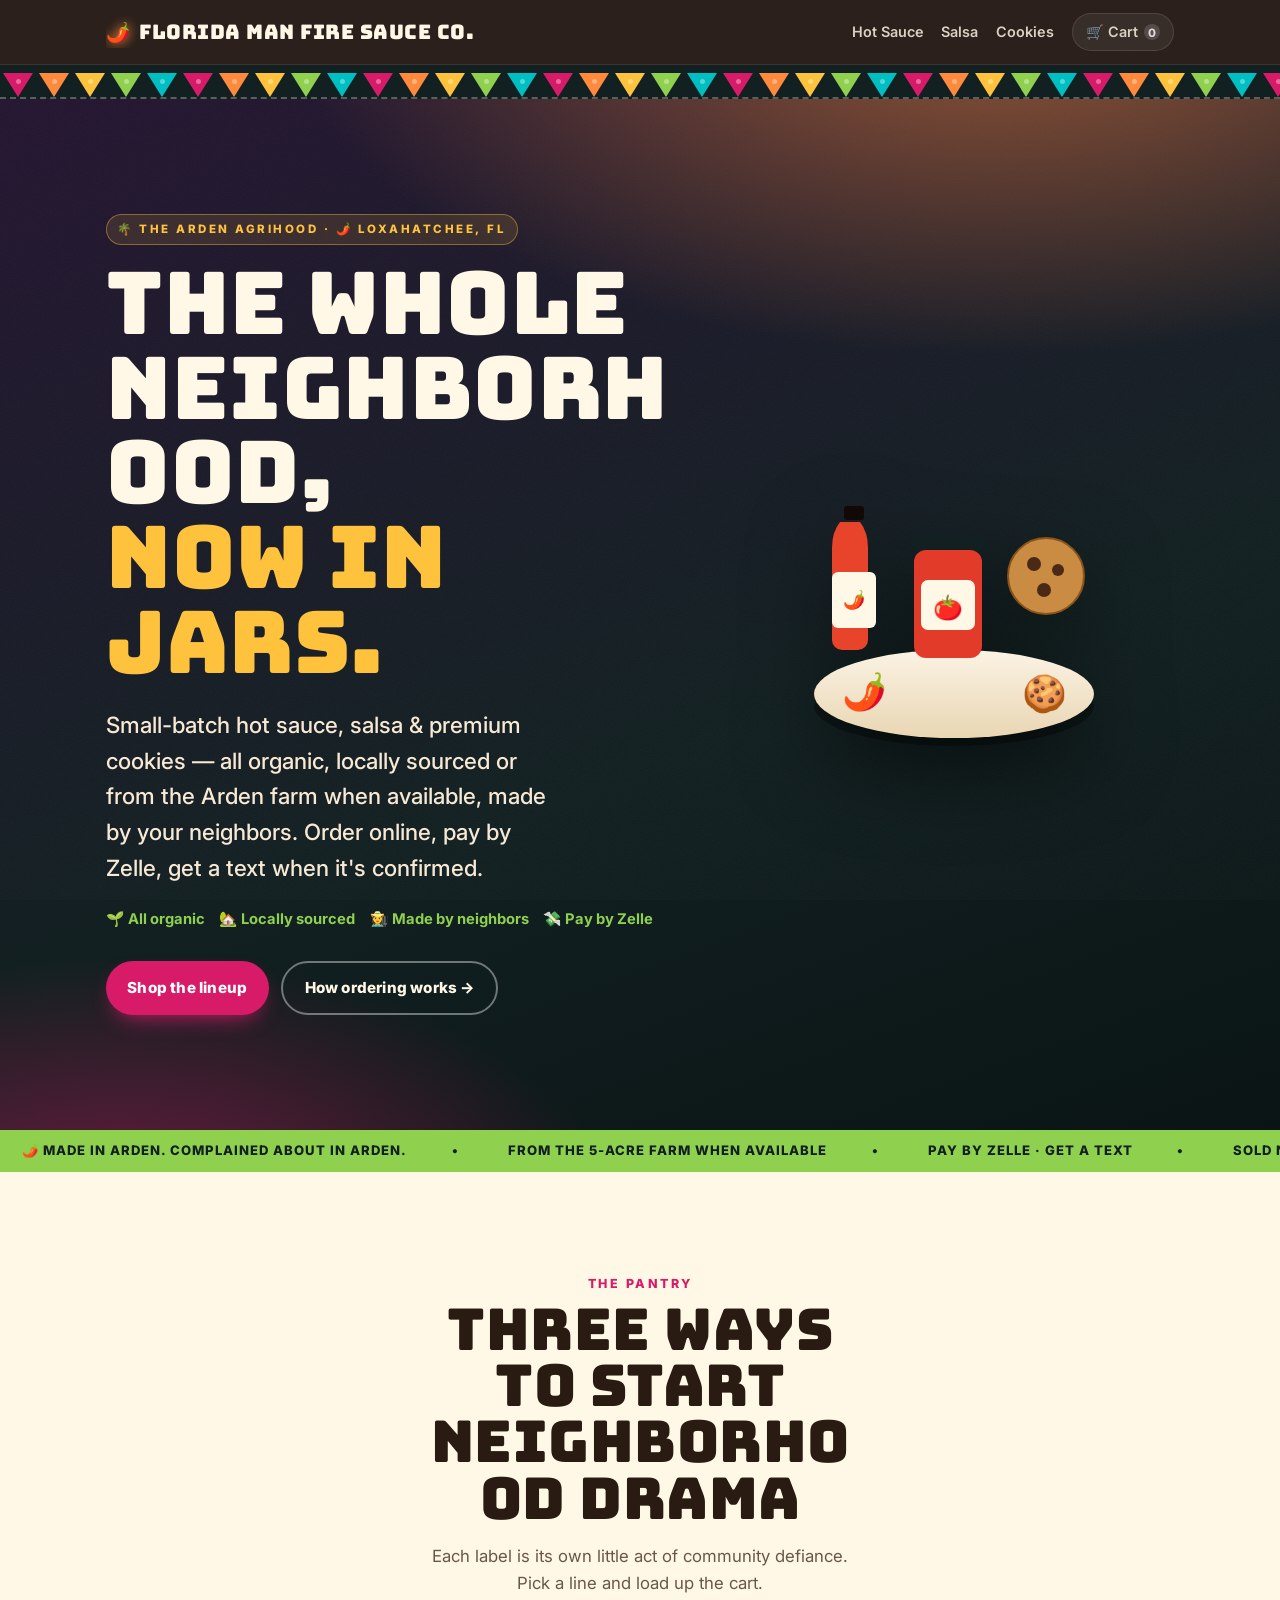
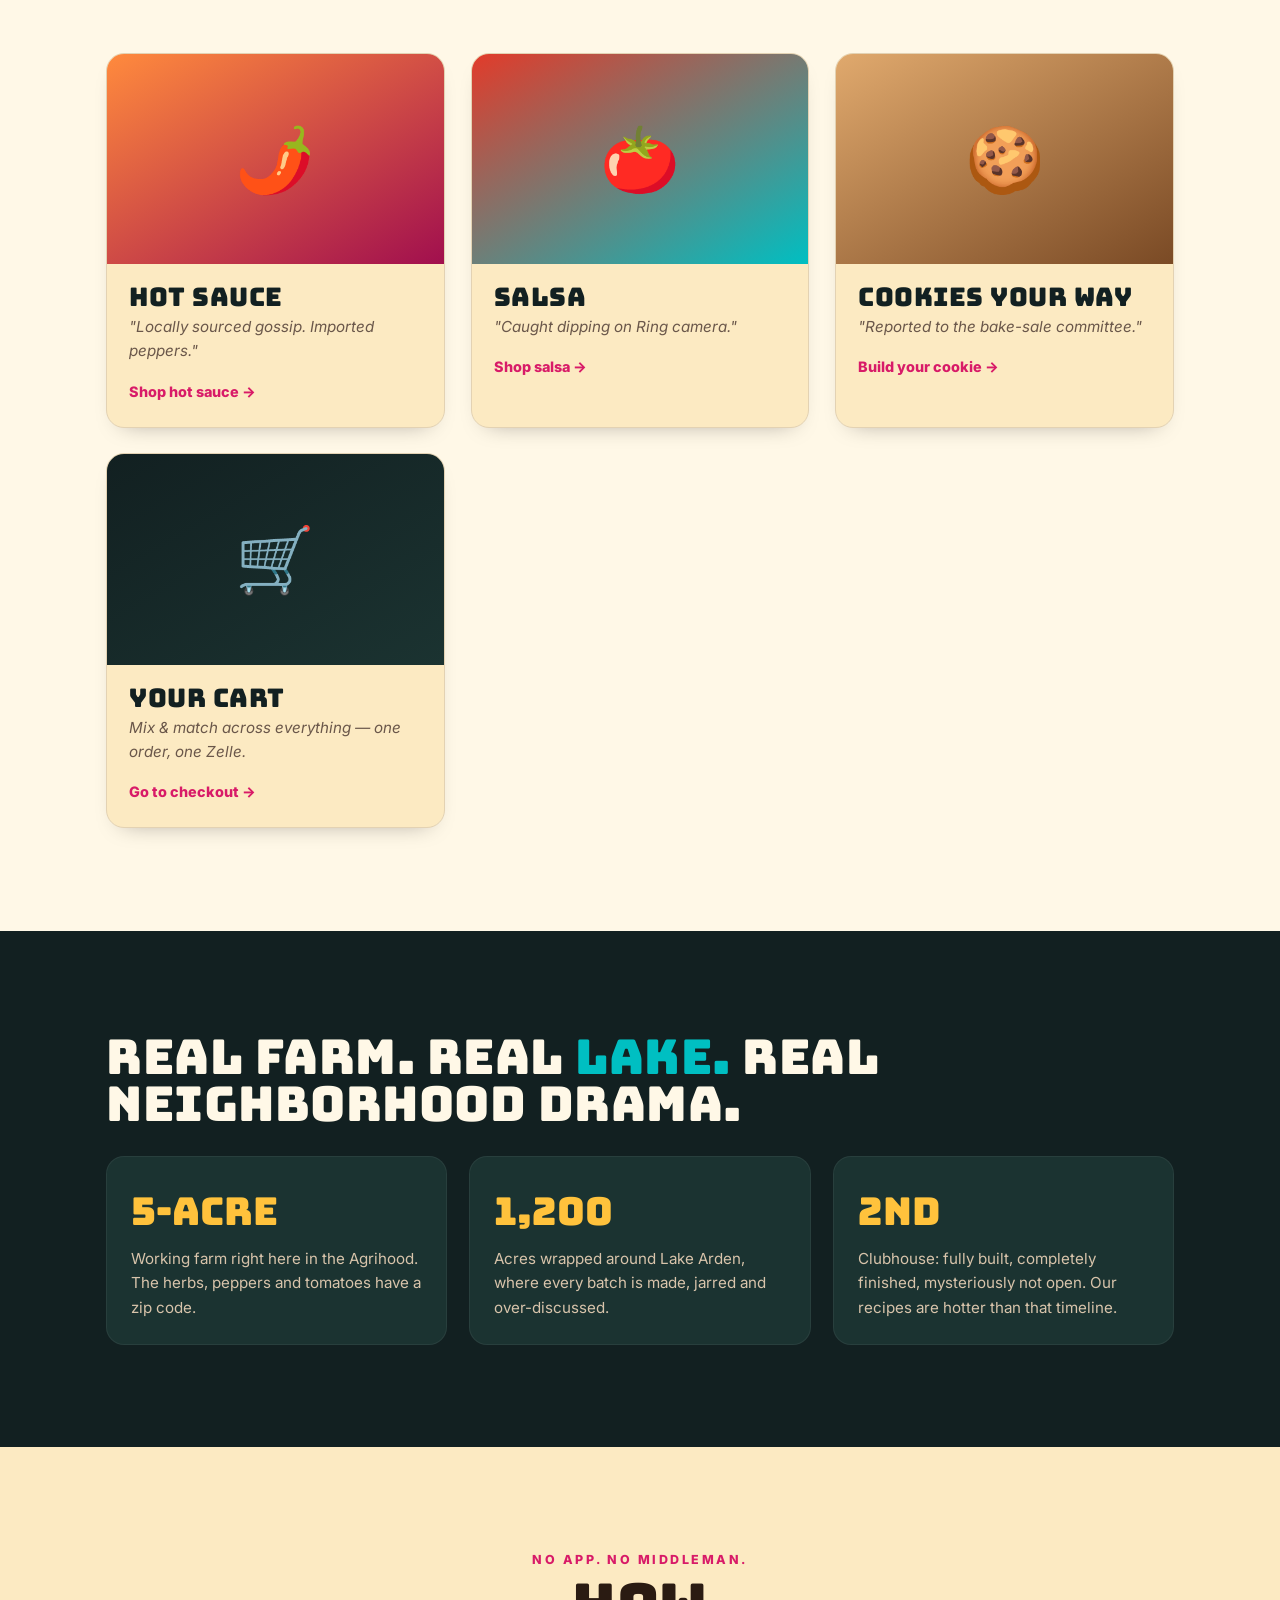
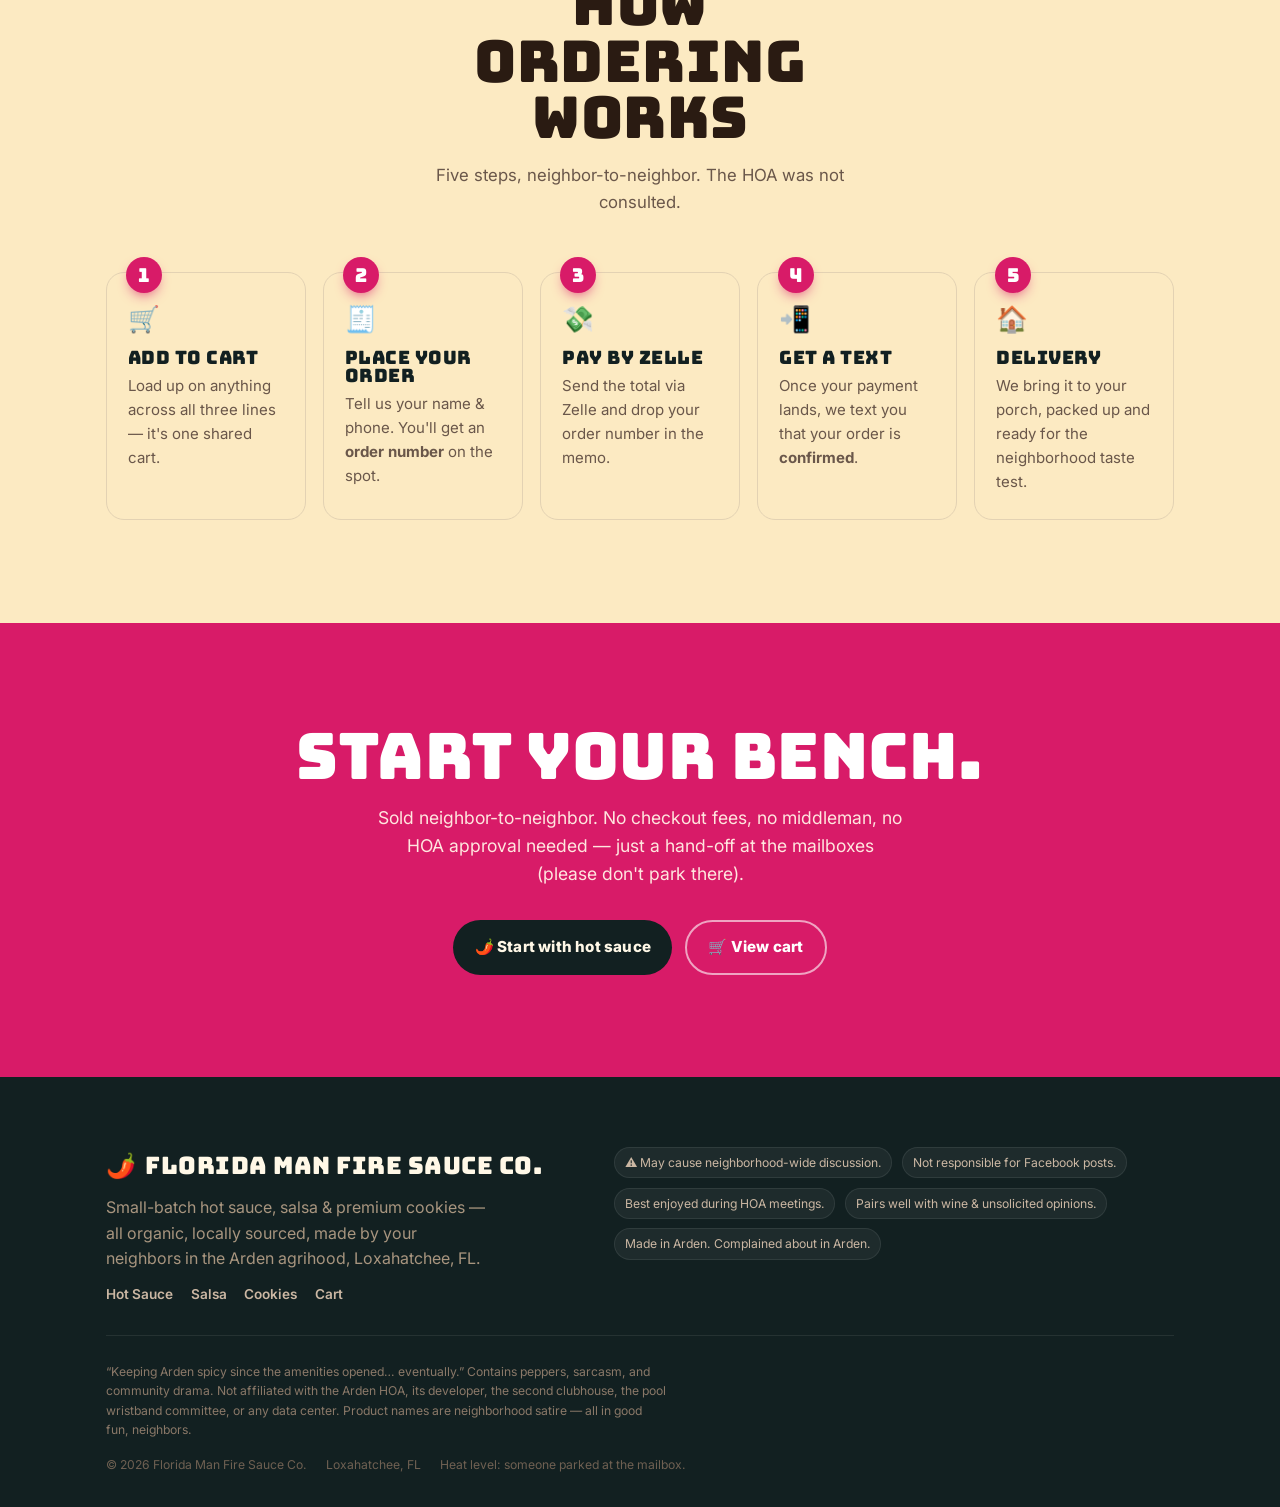
<file: index.html>
<!DOCTYPE html>
<html lang="en">
<head>
<meta charset="UTF-8" />
<meta name="viewport" content="width=device-width, initial-scale=1.0" />
<title>Florida Man Fire Sauce Co. — Premium homemade food, made by your neighbors in Arden, FL</title>
<meta name="description" content="Florida Man Fire Sauce Co. — small-batch hot sauce, salsa, and premium cookies, all organic, locally sourced or from the Arden farm when available, made by neighbors in the Arden agrihood, Loxahatchee, FL. Order online, pay by Zelle." />
<meta name="theme-color" content="#122021" />

<meta property="og:type" content="website" />
<meta property="og:site_name" content="Florida Man Fire Sauce Co." />
<meta property="og:title" content="Florida Man Fire Sauce Co. — The whole neighborhood, now in jars." />
<meta property="og:description" content="Hot sauce, salsa & premium cookies. All organic. Made in Arden. Complained about in Arden. 🌶️" />
<meta property="og:image" content="assets/og-image.svg" />
<meta name="twitter:card" content="summary_large_image" />
<meta name="twitter:title" content="Florida Man Fire Sauce Co." />
<meta name="twitter:description" content="Premium homemade food, made by your neighbors in Loxahatchee, FL." />
<meta name="twitter:image" content="assets/og-image.svg" />

<link rel="icon" type="image/svg+xml" href="assets/favicon.svg" />
<link rel="preconnect" href="https://fonts.googleapis.com" />
<link rel="preconnect" href="https://fonts.gstatic.com" crossorigin />
<link href="https://fonts.googleapis.com/css2?family=Bungee&family=Inter:wght@400;500;600;700;800&display=swap" rel="stylesheet" />
<link rel="stylesheet" href="assets/styles.css" />

<script type="application/ld+json">
{
  "@context": "https://schema.org",
  "@type": "Store",
  "name": "Florida Man Fire Sauce Co.",
  "description": "Small-batch hot sauce, salsa, and premium cookies — all organic, locally sourced, made by neighbors in the Arden agrihood.",
  "slogan": "Keeping Arden spicy since the amenities opened… eventually.",
  "paymentAccepted": "Zelle",
  "address": { "@type": "PostalAddress", "addressLocality": "Loxahatchee", "addressRegion": "FL", "addressCountry": "US" },
  "areaServed": "Arden, Loxahatchee, FL"
}
</script>
</head>
<body data-page="home">

<!-- ===================== HERO ===================== -->
<section class="hero" id="top">
  <div class="wrap">
    <div>
      <span class="eyebrow">🌴 The Arden Agrihood · 🌶️ Loxahatchee, FL</span>
      <h1>The whole neighborhood,<br><span class="pop">now in jars.</span></h1>
      <p class="tag">Small-batch hot sauce, salsa &amp; premium cookies — all organic, locally sourced or from the Arden farm when available, made by your neighbors. Order online, pay by Zelle, get a text when it's confirmed.</p>
      <div class="trust">
        <span>🌱 <b>All organic</b></span>
        <span>🏡 <b>Locally sourced</b></span>
        <span>👩‍🌾 <b>Made by neighbors</b></span>
        <span>💸 <b>Pay by Zelle</b></span>
      </div>
      <div class="hero-cta">
        <a href="#lines" class="btn btn-primary">Shop the lineup</a>
        <a href="#how" class="btn btn-ghost">How ordering works →</a>
      </div>
    </div>
    <div class="hero-art" aria-hidden="true">
      <svg width="300" height="320" viewBox="0 0 300 320" xmlns="http://www.w3.org/2000/svg">
        <defs>
          <linearGradient id="plate" x1="0" y1="0" x2="0" y2="1"><stop offset="0" stop-color="#fbf3e4"/><stop offset="1" stop-color="#e9d6b3"/></linearGradient>
        </defs>
        <ellipse cx="150" cy="252" rx="140" ry="40" fill="rgba(0,0,0,.35)"/>
        <ellipse cx="150" cy="240" rx="140" ry="44" fill="url(#plate)"/>
        <!-- hot sauce bottle -->
        <g transform="translate(26 60)"><rect x="14" y="-8" width="20" height="14" rx="3" fill="#120907"/><path d="M10 8 q-8 10 -8 26 v92 a10 10 0 0 0 10 10 h16 a10 10 0 0 0 10 -10 v-92 q0 -16 -8 -26Z" fill="#e8432b"/><rect x="2" y="58" width="44" height="56" rx="6" fill="#fff8e7"/><text x="24" y="92" text-anchor="middle" font-size="18">🌶️</text></g>
        <!-- salsa jar (center, larger) -->
        <g transform="translate(108 80)"><rect x="0" y="0" width="72" height="16" rx="4" fill="#122021"/><rect x="2" y="16" width="68" height="108" rx="12" fill="#e23b2a"/><rect x="9" y="46" width="54" height="50" rx="7" fill="#fff8e7"/><text x="36" y="82" text-anchor="middle" font-size="24">🍅</text></g>
        <!-- cookie -->
        <g transform="translate(204 84)"><circle cx="38" cy="38" r="38" fill="#c98c42" stroke="#8a531a" stroke-width="2"/><circle cx="26" cy="26" r="7" fill="#4a2a16"/><circle cx="50" cy="32" r="6" fill="#4a2a16"/><circle cx="36" cy="52" r="7" fill="#4a2a16"/></g>
        <!-- on plate -->
        <text x="60" y="250" text-anchor="middle" font-size="36">🌶️</text>
        <text x="240" y="252" text-anchor="middle" font-size="36">🍪</text>
      </svg>
    </div>
  </div>
</section>

<div class="marquee-strip" aria-hidden="true">
  <div class="marquee-track">
    <span>🌶️ MADE IN ARDEN. COMPLAINED ABOUT IN ARDEN.</span><span>•</span>
    <span>FROM THE 5-ACRE FARM WHEN AVAILABLE</span><span>•</span>
    <span>PAY BY ZELLE · GET A TEXT</span><span>•</span>
    <span>SOLD NEIGHBOR-TO-NEIGHBOR</span><span>•</span>
    <span>🌶️ MADE IN ARDEN. COMPLAINED ABOUT IN ARDEN.</span><span>•</span>
    <span>FROM THE 5-ACRE FARM WHEN AVAILABLE</span><span>•</span>
    <span>PAY BY ZELLE · GET A TEXT</span><span>•</span>
    <span>SOLD NEIGHBOR-TO-NEIGHBOR</span><span>•</span>
  </div>
</div>

<!-- ===================== PRODUCT LINES ===================== -->
<section class="section" id="lines">
  <div class="wrap">
    <div class="head reveal">
      <div class="kicker">The Pantry</div>
      <h2>Three ways to start neighborhood drama</h2>
      <p>Each label is its own little act of community defiance. Pick a line and load up the cart.</p>
    </div>
    <div class="lines">
      <a class="line-card" href="hotsauce.html">
        <div class="art" style="background:linear-gradient(150deg,var(--habanero),var(--pepper-dk));font-size:4rem;">🌶️</div>
        <div class="body"><h3>Hot Sauce</h3><p class="sub">"Locally sourced gossip. Imported peppers."</p><div class="go">Shop hot sauce →</div></div>
      </a>
      <a class="line-card" href="salsa.html">
        <div class="art" style="background:linear-gradient(150deg,#e23b2a,var(--lake));font-size:4rem;">🍅</div>
        <div class="body"><h3>Salsa</h3><p class="sub">"Caught dipping on Ring camera."</p><div class="go">Shop salsa →</div></div>
      </a>
      <a class="line-card" href="cookies.html">
        <div class="art" style="background:linear-gradient(150deg,#e0a96d,#7a4a25);font-size:4rem;">🍪</div>
        <div class="body"><h3>Cookies Your Way</h3><p class="sub">"Reported to the bake-sale committee."</p><div class="go">Build your cookie →</div></div>
      </a>
      <a class="line-card" href="cart.html">
        <div class="art" style="background:linear-gradient(150deg,var(--char),var(--char-2));font-size:4rem;">🛒</div>
        <div class="body"><h3>Your Cart</h3><p class="sub">Mix &amp; match across everything — one order, one Zelle.</p><div class="go">Go to checkout →</div></div>
      </a>
    </div>
  </div>
</section>

<!-- ===================== STORY ===================== -->
<section class="story section">
  <div class="wrap reveal">
    <h2>Real farm. Real <span class="lake">lake.</span> Real neighborhood drama.</h2>
    <div class="stat"><div class="big">5-acre</div><p>Working farm right here in the Agrihood. The herbs, peppers and tomatoes have a zip code.</p></div>
    <div class="stat"><div class="big">1,200</div><p>Acres wrapped around Lake Arden, where every batch is made, jarred and over-discussed.</p></div>
    <div class="stat"><div class="big">2nd</div><p>Clubhouse: fully built, completely finished, mysteriously not open. Our recipes are hotter than that timeline.</p></div>
  </div>
</section>

<!-- ===================== HOW ORDERING WORKS ===================== -->
<section class="section" id="how" style="background:var(--cream-2)">
  <div class="wrap">
    <div class="head reveal">
      <div class="kicker">No app. No middleman.</div>
      <h2>How ordering works</h2>
      <p>Five steps, neighbor-to-neighbor. The HOA was not consulted.</p>
    </div>
    <div class="steps reveal">
      <div class="step"><div class="ico">🛒</div><h3>Add to cart</h3><p>Load up on anything across all three lines — it's one shared cart.</p></div>
      <div class="step"><div class="ico">🧾</div><h3>Place your order</h3><p>Tell us your name &amp; phone. You'll get an <b>order number</b> on the spot.</p></div>
      <div class="step"><div class="ico">💸</div><h3>Pay by Zelle</h3><p>Send the total via Zelle and drop your order number in the memo.</p></div>
      <div class="step"><div class="ico">📲</div><h3>Get a text</h3><p>Once your payment lands, we text you that your order is <b>confirmed</b>.</p></div>
      <div class="step"><div class="ico">🏠</div><h3>Delivery</h3><p>We bring it to your porch, packed up and ready for the neighborhood taste test.</p></div>
    </div>
  </div>
</section>

<!-- ===================== CTA ===================== -->
<section class="cta-band section">
  <div class="wrap reveal">
    <h2>Start your bench.</h2>
    <p>Sold neighbor-to-neighbor. No checkout fees, no middleman, no HOA approval needed — just a hand-off at the mailboxes (please don't park there).</p>
    <div class="hero-cta">
      <a href="hotsauce.html" class="btn btn-dark">🌶️ Start with hot sauce</a>
      <a href="cart.html" class="btn btn-ghost" style="border-color:rgba(255,255,255,.6);color:#fff">🛒 View cart</a>
    </div>
  </div>
</section>

<script src="assets/catalog.js"></script>
<script src="assets/cart.js"></script>
<script src="assets/site.js"></script>
</body>
</html>
</file>
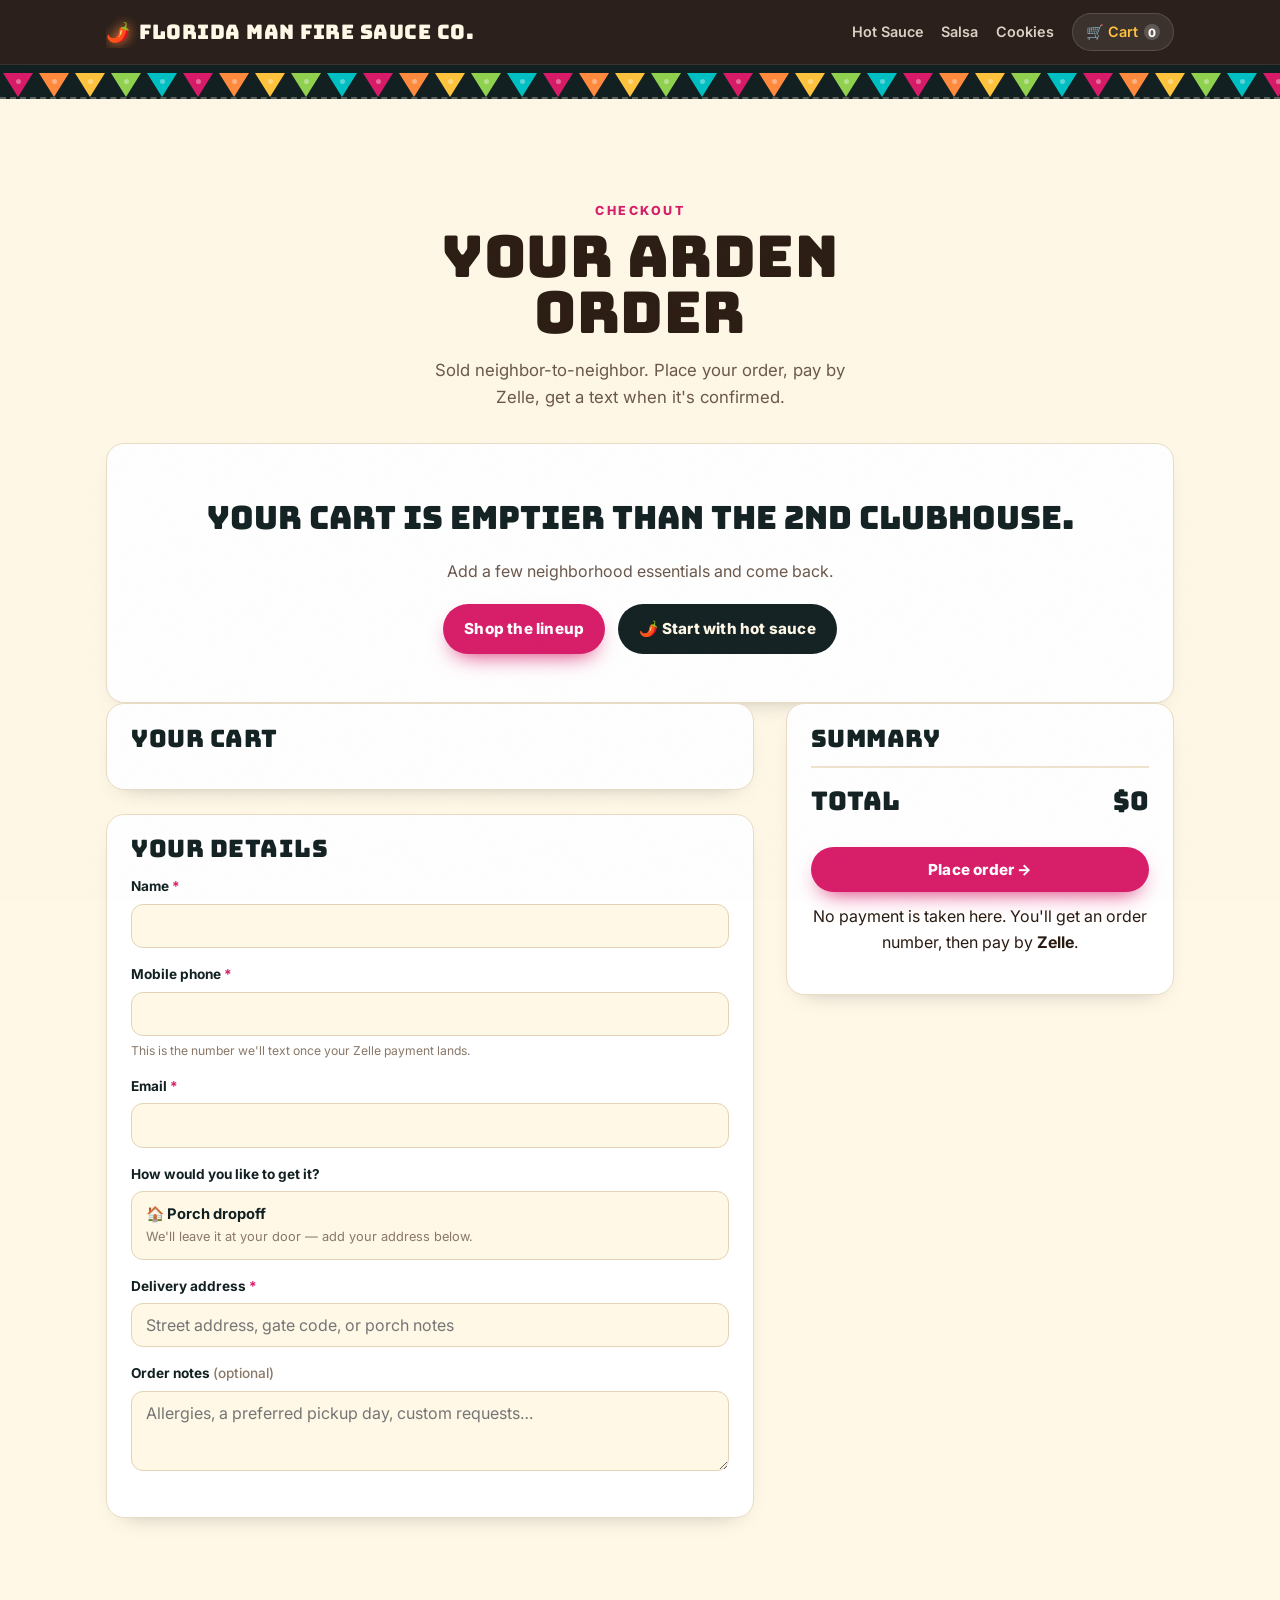
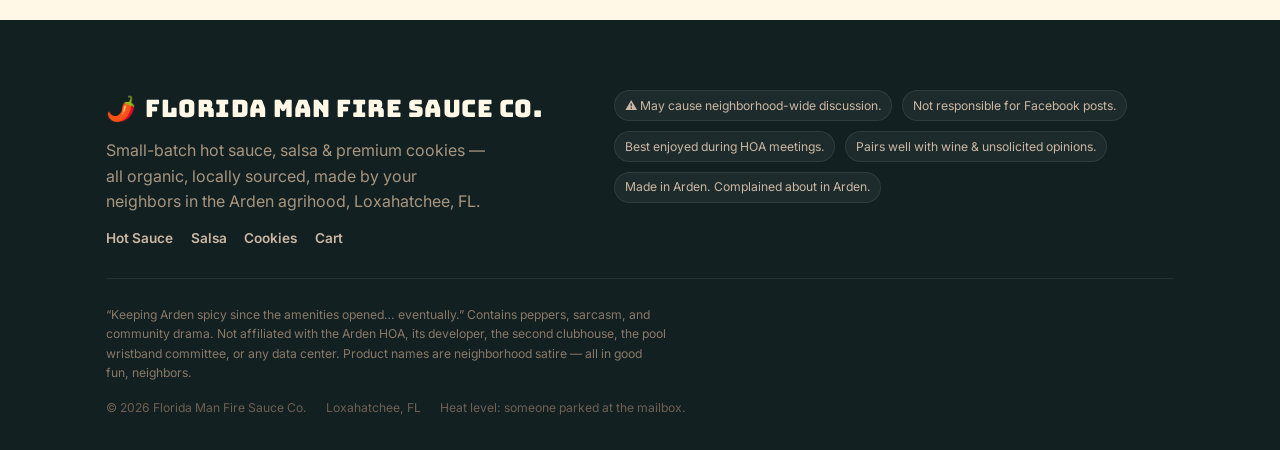
<file: cart.html>
<!DOCTYPE html>
<html lang="en">
<head>
<meta charset="UTF-8" />
<meta name="viewport" content="width=device-width, initial-scale=1.0" />
<title>Your Cart & Checkout | Florida Man Fire Sauce Co.</title>
<meta name="description" content="Review your Florida Man Fire Sauce Co. order, place it to get an order number, and pay by Zelle. We'll text you when it's confirmed." />
<meta name="theme-color" content="#122021" />
<meta name="robots" content="noindex" />
<link rel="icon" type="image/svg+xml" href="assets/favicon.svg" />
<link rel="preconnect" href="https://fonts.googleapis.com" />
<link rel="preconnect" href="https://fonts.gstatic.com" crossorigin />
<link href="https://fonts.googleapis.com/css2?family=Bungee&family=Inter:wght@400;500;600;700;800&display=swap" rel="stylesheet" />
<link rel="stylesheet" href="assets/styles.css" />
</head>
<body data-page="cart">

<section class="cart-page section">
  <div class="wrap">
    <div class="head reveal" style="margin-bottom:2rem">
      <div class="kicker">Checkout</div>
      <h2>Your Arden order</h2>
      <p>Sold neighbor-to-neighbor. Place your order, pay by Zelle, get a text when it's confirmed.</p>
    </div>

    <!-- EMPTY STATE -->
    <div id="empty" class="panel empty-cart" hidden>
      <div class="big">Your cart is emptier than the 2nd clubhouse.</div>
      <p>Add a few neighborhood essentials and come back.</p>
      <div class="hero-cta" style="justify-content:center;margin-top:1.2rem">
        <a href="index.html" class="btn btn-primary">Shop the lineup</a>
        <a href="hotsauce.html" class="btn btn-dark">🌶️ Start with hot sauce</a>
      </div>
    </div>

    <!-- CHECKOUT STATE -->
    <div id="checkout" class="cart-layout" hidden>
      <div>
        <div class="panel" style="margin-bottom:1.5rem">
          <h2>Your cart</h2>
          <div id="items"></div>
          <div id="ck-notice" hidden style="background:#fff4f1;border:1.5px solid var(--pepper);border-radius:12px;padding:.8rem 1rem;margin-top:1rem;color:var(--pepper-dk);font-size:.9rem"></div>
        </div>

        <form class="panel" id="orderForm" novalidate>
          <h2>Your details</h2>
          <div class="field" id="f-name">
            <label for="name">Name <span class="req">*</span></label>
            <input id="name" name="name" type="text" autocomplete="name" required />
            <div class="err">Please tell us your name.</div>
          </div>
          <div class="field" id="f-phone">
            <label for="phone">Mobile phone <span class="req">*</span></label>
            <input id="phone" name="phone" type="tel" inputmode="tel" autocomplete="tel" required />
            <div class="hint">This is the number we'll text once your Zelle payment lands.</div>
            <div class="err">Enter a valid mobile number (at least 10 digits).</div>
          </div>
          <div class="field" id="f-email">
            <label for="email">Email <span class="req">*</span></label>
            <input id="email" name="email" type="email" autocomplete="email" required />
            <div class="err">Enter a valid email address.</div>
          </div>
          <div class="field">
            <label>How would you like to get it?</label>
            <div class="radio" style="cursor:default"><span><b>🏠 Porch dropoff</b><span>We'll leave it at your door — add your address below.</span></span></div>
          </div>
          <div class="field" id="f-addr">
            <label for="address">Delivery address <span class="req">*</span></label>
            <input id="address" name="address" type="text" autocomplete="street-address" placeholder="Street address, gate code, or porch notes" required />
            <div class="err">Please add your delivery address.</div>
          </div>
          <div class="field">
            <label for="notes">Order notes <span style="font-weight:500;color:#8a7868">(optional)</span></label>
            <textarea id="notes" name="notes" placeholder="Allergies, a preferred pickup day, custom requests…"></textarea>
          </div>
        </form>
      </div>

      <aside>
        <div class="panel summary" style="position:sticky;top:84px">
          <h2>Summary</h2>
          <div id="sumRows"></div>
          <div class="row total"><span>Total</span><span id="sumTotal">$0</span></div>
          <button type="button" class="btn btn-primary" id="placeBtn" style="width:100%;margin-top:1.2rem">Place order →</button>
          <p class="hint" style="text-align:center;margin-top:.8rem">No payment is taken here. You'll get an order number, then pay by <b>Zelle</b>.</p>
        </div>
      </aside>
    </div>

    <!-- CONFIRMATION STATE -->
    <div id="confirm" class="panel confirm" hidden style="max-width:640px;margin:0 auto">
      <div class="check" aria-hidden="true">✓</div>
      <h2 style="text-transform:uppercase">Order placed!</h2>
      <p style="color:#6a574a">Here's your order number — you'll need it for the Zelle memo:</p>
      <div class="order-num" id="confNum">ARD-000000-XXXX</div>

      <div class="zelle-box">
        <h3>💸 Pay by Zelle to finish</h3>
        <ol>
          <li>Open your bank's <b>Zelle</b> and send <span class="zelle-amount" id="confTotal">$0</span>
            <button class="copybtn" data-copy="total">copy amount</button></li>
          <li>Send to: <b id="confZelle">your-zelle@example.com</b>
            <button class="copybtn" data-copy="zelle">copy</button></li>
          <li>Put your order number in the <b>memo / note</b>: <b id="confNum2">ARD-…</b>
            <button class="copybtn" data-copy="num">copy</button></li>
        </ol>
      </div>

      <p style="color:#6a574a">📲 As soon as we see your payment, we'll <b>text you</b> at the number you gave us to confirm. Batches are small and the gossip is fast — thanks, neighbor!</p>

      <div id="confWarn" hidden style="background:#fff4f1;border:1.5px solid var(--pepper);border-radius:12px;padding:.9rem 1rem;margin:1rem 0;color:var(--pepper-dk);font-size:.9rem">
        Heads up: we couldn't auto-send your order to us. Please <a id="confMailto" href="#" style="font-weight:800;color:var(--pepper-dk)">tap here to email it</a> so we don't miss it.
      </div>

      <div class="hero-cta" style="justify-content:center;margin-top:1.4rem">
        <a href="index.html" class="btn btn-dark">Back to the shop</a>
      </div>
    </div>

  </div>
</section>

<script src="assets/catalog.js"></script>
<script src="assets/cart.js?v=20260628-sheet-json"></script>
<script src="assets/site.js"></script>
<script>
(function () {
  "use strict";
  var A = window.Arden;
  var elEmpty = document.getElementById("empty");
  var elCheckout = document.getElementById("checkout");
  var elConfirm = document.getElementById("confirm");
  var elItems = document.getElementById("items");
  var elSumRows = document.getElementById("sumRows");
  var elSumTotal = document.getElementById("sumTotal");
  var lastOrder = null;

  var CUSTOMER_KEY = "arden_customer";

  function saveCustomer() {
    try {
      localStorage.setItem(CUSTOMER_KEY, JSON.stringify({
        name:    document.getElementById("name").value.trim(),
        phone:   document.getElementById("phone").value.trim(),
        email:   document.getElementById("email").value.trim(),
        address: document.getElementById("address").value.trim()
      }));
    } catch (e) {}
  }

  function loadCustomer() {
    try {
      var saved = JSON.parse(localStorage.getItem(CUSTOMER_KEY));
      if (!saved) return;
      if (saved.name)    document.getElementById("name").value    = saved.name;
      if (saved.phone)   document.getElementById("phone").value   = saved.phone;
      if (saved.email)   document.getElementById("email").value   = saved.email;
      if (saved.address) document.getElementById("address").value = saved.address;
    } catch (e) {}
  }

  function money(n) { return A.money(n); }

  function render() {
    var cart = A.getCart();
    if (!cart.length && elConfirm.hidden) {
      elEmpty.hidden = false; elCheckout.hidden = true; return;
    }
    if (!cart.length) return; // confirmation showing
    elEmpty.hidden = true; elCheckout.hidden = false;

    elItems.innerHTML = cart.map(function (i) {
      return '<div class="line-item">' +
        '<div><div class="li-name">' + i.name + '</div>' +
          '<div class="li-variant">' + i.variant + (i.line ? " · " + i.line : "") + '</div>' +
          '<button class="li-remove" data-remove="' + i.id + '">Remove</button></div>' +
        '<div style="text-align:right">' +
          '<div class="qty"><button data-dec="' + i.id + '" aria-label="Decrease">−</button>' +
            '<span>' + i.qty + '</span>' +
            '<button data-inc="' + i.id + '" aria-label="Increase">+</button></div>' +
          '<div class="li-price">' + money(i.price * i.qty) + '</div></div>' +
      '</div>';
    }).join("");

    elSumRows.innerHTML = cart.map(function (i) {
      return '<div class="row"><span>' + i.qty + '× ' + i.name + '</span><span>' + money(i.price * i.qty) + '</span></div>';
    }).join("");
    elSumTotal.textContent = money(A.total());

    var ckNotice = document.getElementById("ck-notice");
    var ckQty = cookieCount();
    var hasCookies = cart.some(function (i) { return i.line === "Cookies"; });
    if (hasCookies && ckQty < 2) {
      var need = 2 - ckQty;
      ckNotice.innerHTML = "🍪 <b>" + ckQty + " of 2 cookies</b> — add " + need + " more to meet the minimum. Mix and match styles!";
      ckNotice.hidden = false;
    } else {
      ckNotice.hidden = true;
    }
  }

  // qty / remove (delegation)
  document.addEventListener("click", function (e) {
    var inc = e.target.closest("[data-inc]"), dec = e.target.closest("[data-dec]"), rm = e.target.closest("[data-remove]");
    if (inc) { var id = inc.getAttribute("data-inc"); A.setQty(id, getQty(id) + 1); render(); }
    if (dec) { var id2 = dec.getAttribute("data-dec"); A.setQty(id2, getQty(id2) - 1); render(); }
    if (rm) { A.removeItem(rm.getAttribute("data-remove")); render(); }
  });
  function getQty(id) { var f = A.getCart().filter(function (i){ return i.id === id; })[0]; return f ? f.qty : 0; }
  function cookieCount() {
    return A.getCart().filter(function (i) { return i.line === "Cookies"; })
      .reduce(function (n, i) { return n + i.qty; }, 0);
  }

  /* ---------- validation ---------- */
  function setInvalid(fieldId, bad) {
    document.getElementById(fieldId).classList.toggle("invalid", bad);
  }
  function validate() {
    var ok = true;
    var name = document.getElementById("name").value.trim();
    var phone = document.getElementById("phone").value.trim();
    var email = document.getElementById("email").value.trim();
    var address = document.getElementById("address").value.trim();
    var digits = phone.replace(/\D/g, "");
    setInvalid("f-name", !name); if (!name) ok = false;
    setInvalid("f-phone", digits.length < 10); if (digits.length < 10) ok = false;
    var emailBad = !email || !/^[^@\s]+@[^@\s]+\.[^@\s]+$/.test(email);
    setInvalid("f-email", emailBad); if (emailBad) ok = false;
    setInvalid("f-addr", !address); if (!address) ok = false;
    var ckQty = cookieCount();
    var hasCookies = A.getCart().some(function (i) { return i.line === "Cookies"; });
    if (hasCookies && ckQty < 2) ok = false;
    return ok;
  }

  /* ---------- place order ---------- */
  document.getElementById("placeBtn").addEventListener("click", function () {
    if (!A.getCart().length) return;
    if (!validate()) {
      var bad = document.querySelector(".field.invalid");
      if (bad) { bad.scrollIntoView({ behavior: "smooth", block: "center" }); }
      else {
        var ckN = document.getElementById("ck-notice");
        if (ckN && !ckN.hidden) ckN.scrollIntoView({ behavior: "smooth", block: "center" });
      }
      return;
    }
    var btn = this;
    btn.disabled = true; btn.textContent = "Placing order…";

    var order = {
      number: A.orderNumber(),
      items: A.getCart(),
      total: A.total(),
      name: document.getElementById("name").value.trim(),
      phone: document.getElementById("phone").value.trim(),
      email: document.getElementById("email").value.trim(),
      delivery: "Porch dropoff",
      address: document.getElementById("address").value.trim(),
      notes: document.getElementById("notes").value.trim()
    };
    lastOrder = order;
    saveCustomer();

    A.submitOrder(order).then(function () {
      showConfirm(order, false);
    }).catch(function () {
      showConfirm(order, true);
    });
  });

  function showConfirm(order, failed) {
    document.getElementById("confNum").textContent = order.number;
    document.getElementById("confNum2").textContent = order.number;
    document.getElementById("confTotal").textContent = money(order.total);
    document.getElementById("confZelle").textContent = A.config.ZELLE_HANDLE;
    if (failed) {
      var warn = document.getElementById("confWarn");
      warn.hidden = false;
      var subject = encodeURIComponent("Arden order " + order.number);
      var body = encodeURIComponent(A.orderText(order));
      document.getElementById("confMailto").href = "mailto:" + A.config.CONTACT_EMAIL + "?subject=" + subject + "&body=" + body;
    }
    A.clear();
    elEmpty.hidden = true; elCheckout.hidden = true; elConfirm.hidden = false;
    elConfirm.scrollIntoView({ behavior: "smooth", block: "start" });
  }

  /* ---------- copy buttons ---------- */
  document.addEventListener("click", function (e) {
    var c = e.target.closest("[data-copy]"); if (!c || !lastOrder) return;
    var what = c.getAttribute("data-copy");
    var val = what === "total" ? money(lastOrder.total) : what === "zelle" ? A.config.ZELLE_HANDLE : lastOrder.number;
    var done = function () { var t = c.textContent; c.textContent = "copied ✓"; setTimeout(function(){ c.textContent = t; }, 1400); };
    if (navigator.clipboard) navigator.clipboard.writeText(val).then(done, done); else done();
  });

  document.addEventListener("arden:cart-changed", render);
  render();
  loadCustomer();
})();
</script>
</body>
</html>
</file>
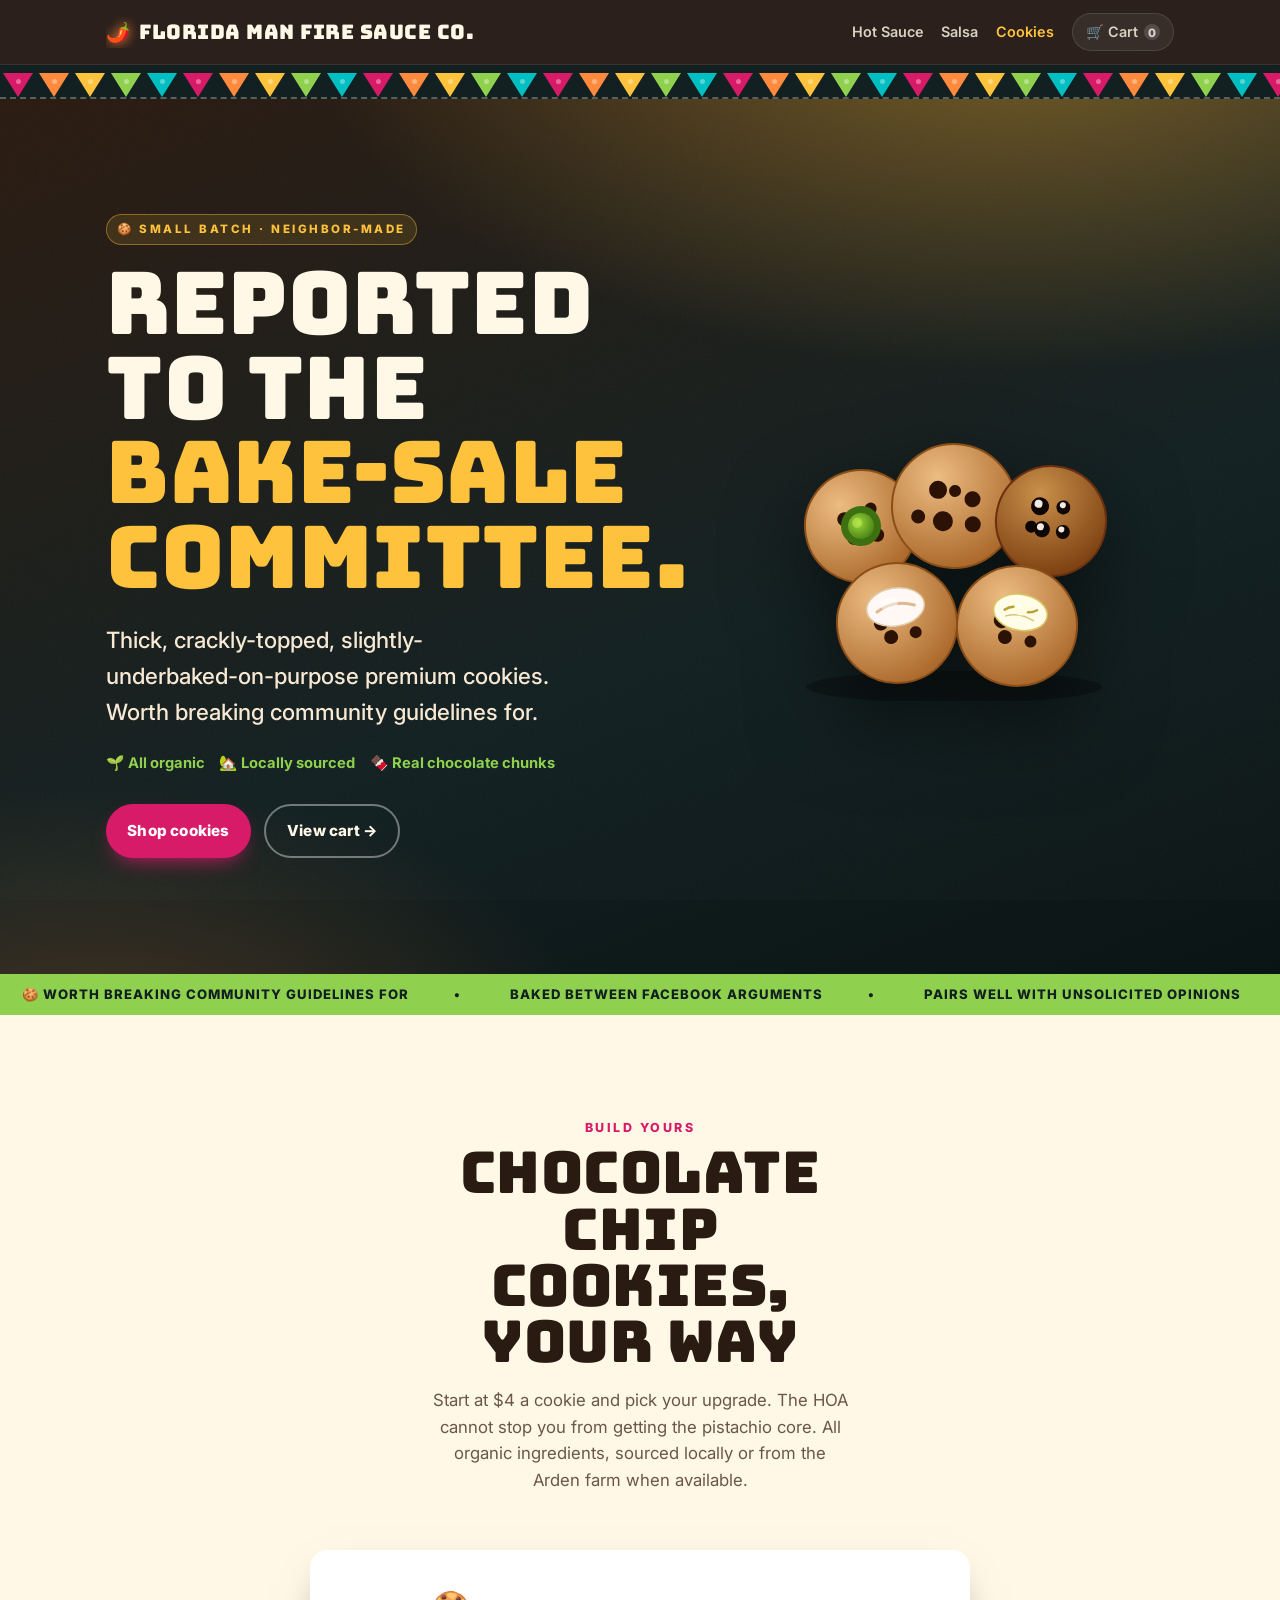
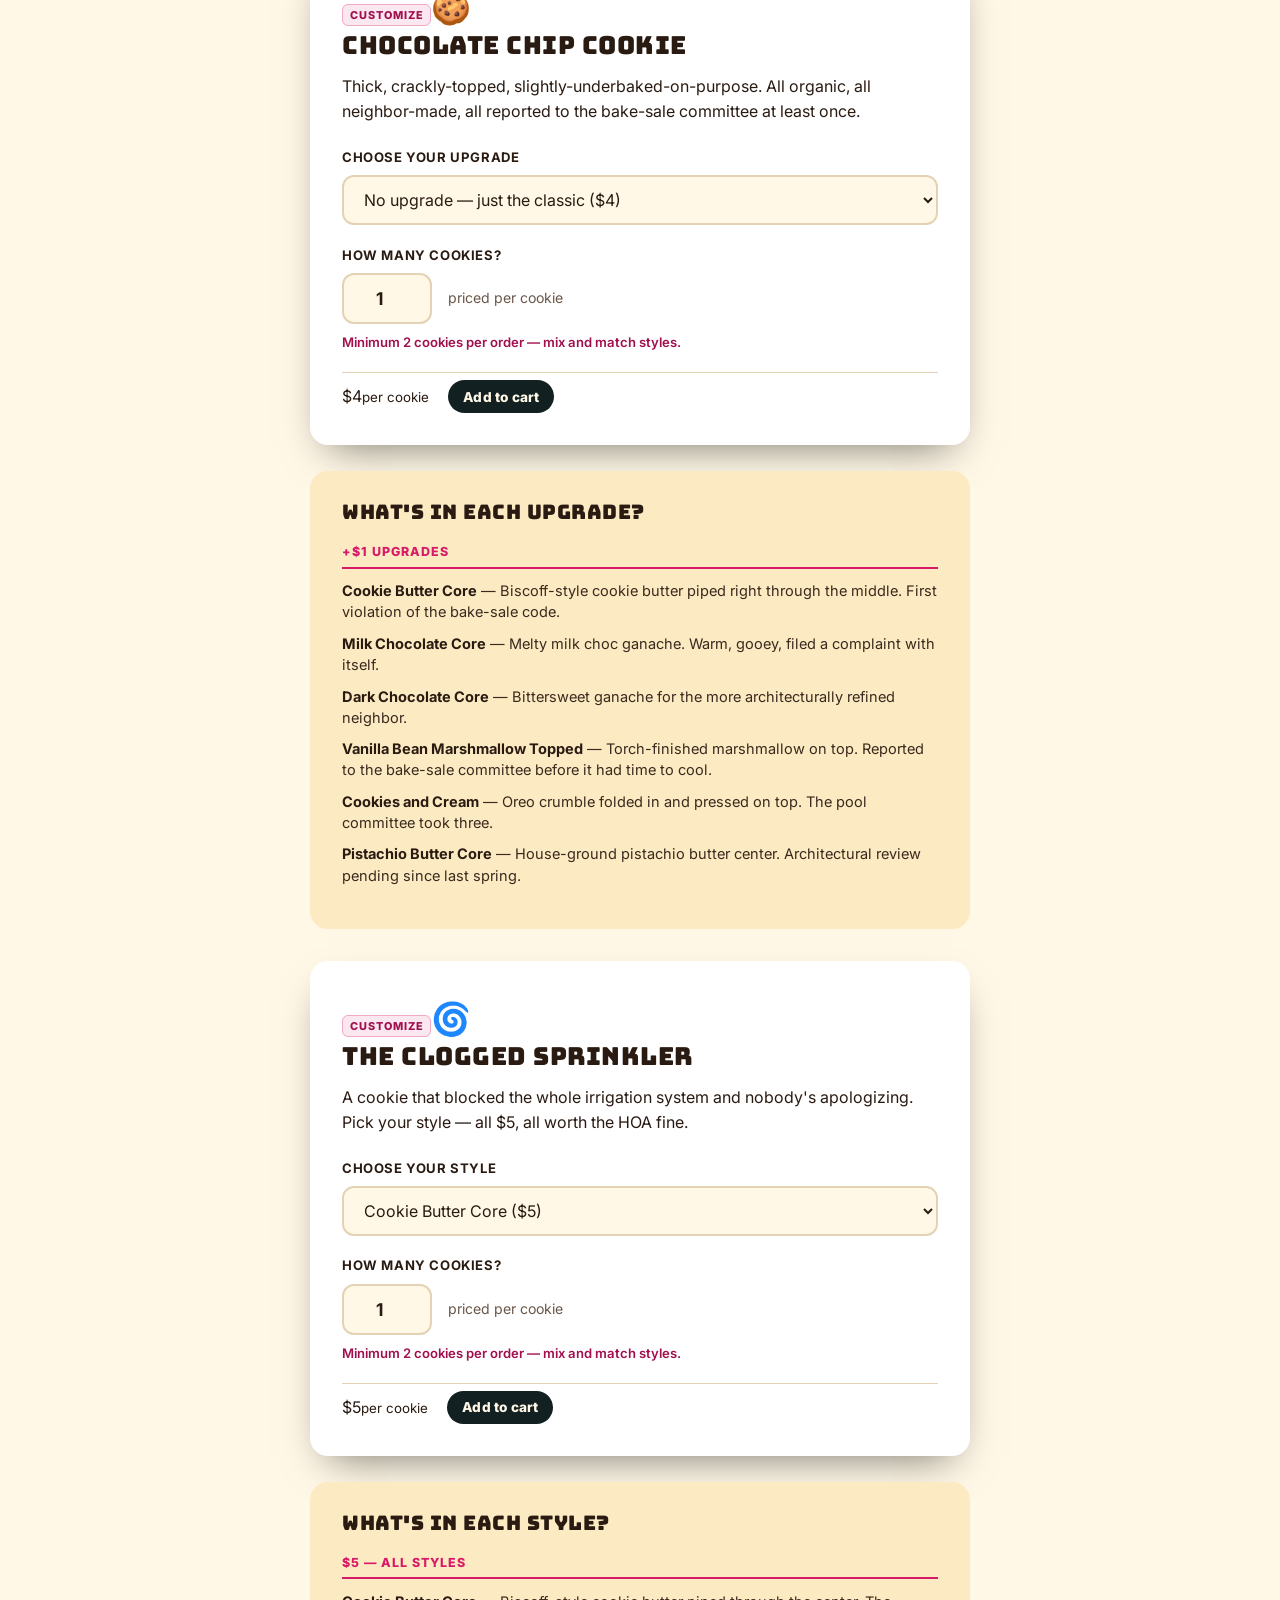
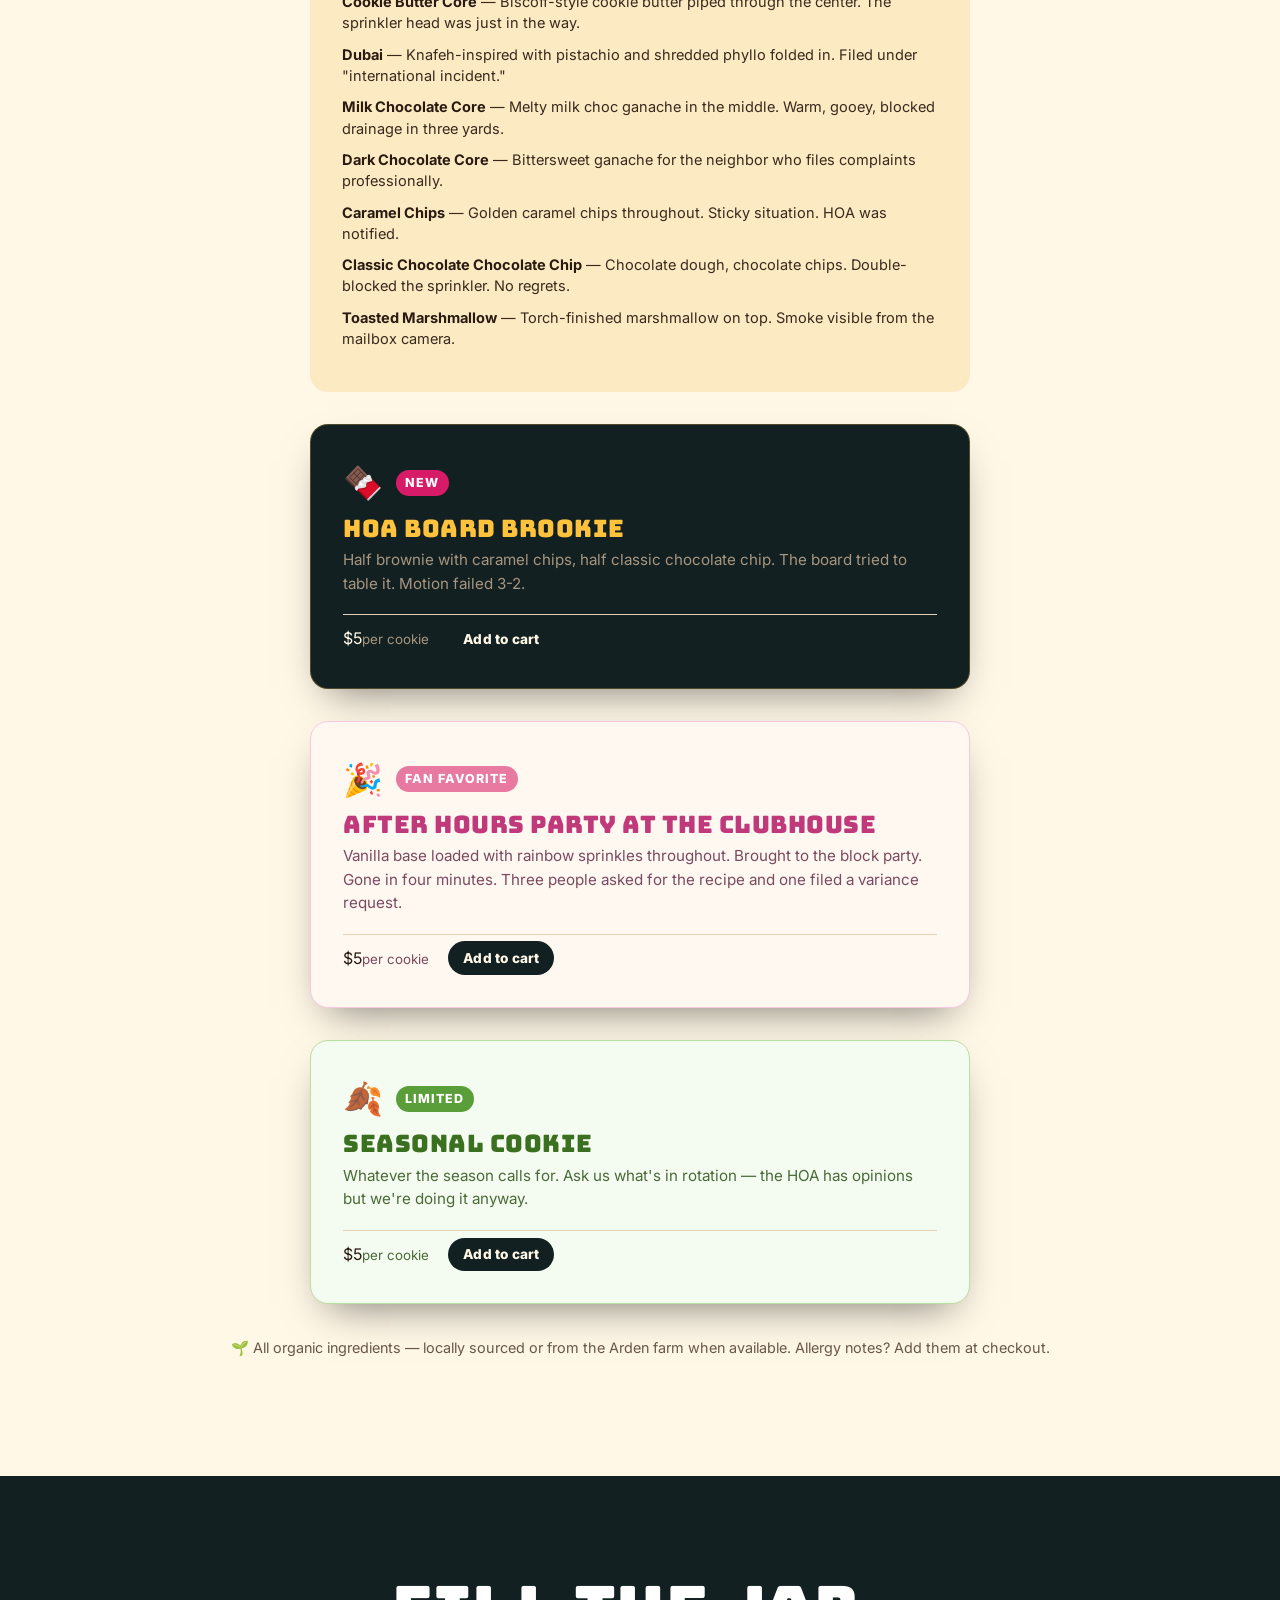
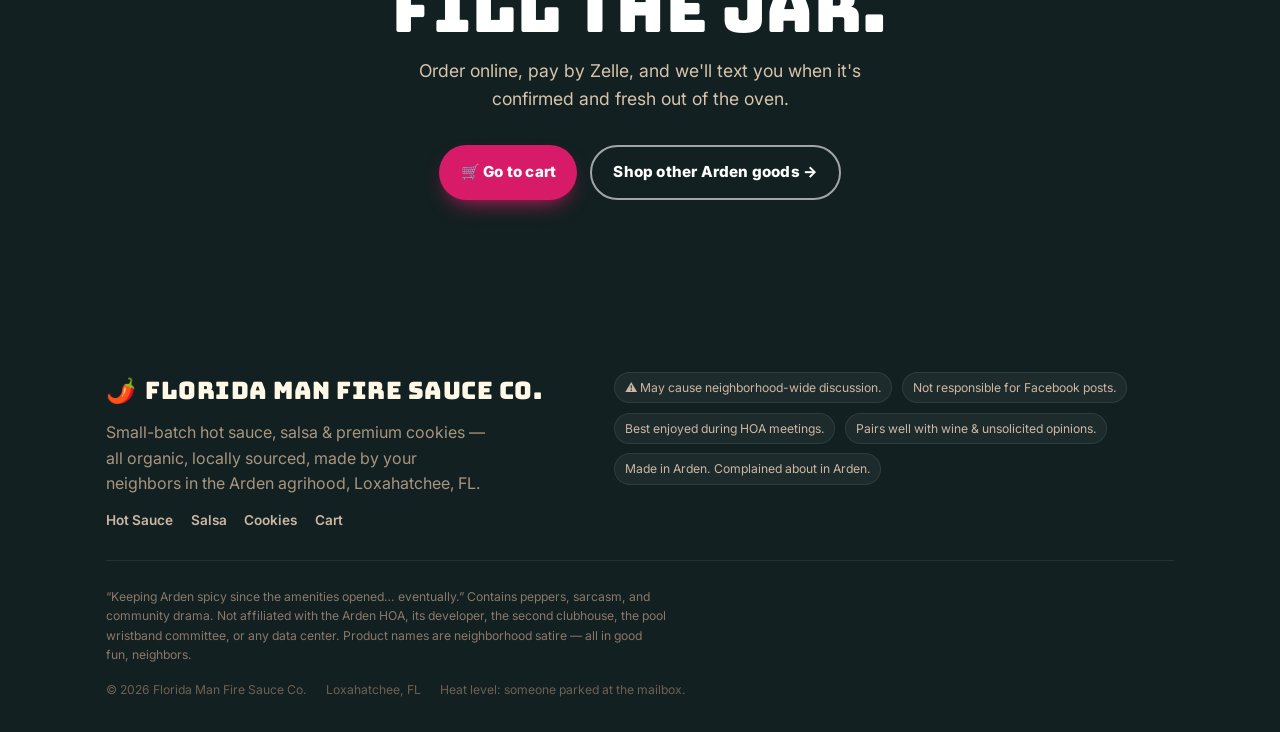
<file: cookies.html>
<!DOCTYPE html>
<html lang="en">
<head>
<meta charset="UTF-8" />
<meta name="viewport" content="width=device-width, initial-scale=1.0" />
<title>Arden Premium Cookies — Reported to the bake-sale committee | Florida Man Fire Sauce Co.</title>
<meta name="description" content="Small-batch premium cookies baked by your neighbors in the Arden agrihood, Loxahatchee FL. Order by the half-dozen, pay by Zelle." />
<meta name="theme-color" content="#122021" />
<meta property="og:type" content="product.group" />
<meta property="og:site_name" content="Florida Man Fire Sauce Co." />
<meta property="og:title" content="Arden Premium Cookies — Reported to the bake-sale committee" />
<meta property="og:description" content="Small-batch cookies made by neighbors. Worth breaking community guidelines for." />
<meta property="og:image" content="assets/og-image.svg" />
<meta name="twitter:card" content="summary_large_image" />
<link rel="icon" type="image/svg+xml" href="assets/favicon.svg" />
<link rel="preconnect" href="https://fonts.googleapis.com" />
<link rel="preconnect" href="https://fonts.gstatic.com" crossorigin />
<link href="https://fonts.googleapis.com/css2?family=Bungee&family=Inter:wght@400;500;600;700;800&display=swap" rel="stylesheet" />
<link rel="stylesheet" href="assets/styles.css" />
<script type="application/ld+json">
{ "@context": "https://schema.org", "@type": "Product", "name": "Chocolate Chip Cookies Your Way", "brand": { "@type": "Brand", "name": "Florida Man Fire Sauce Co." }, "category": "Cookies", "description": "All-organic, customizable chocolate chip cookies baked by neighbors in the Arden agrihood. Choose your upgrade: cookie butter core, chocolate core, marshmallow, cookies & cream, buttercream, or pistachio butter core.", "offers": { "@type": "AggregateOffer", "priceCurrency": "USD", "lowPrice": "4", "highPrice": "5", "availability": "https://schema.org/InStock" } }
</script>
<style>
.builder-wrap { max-width: 660px; margin: 0 auto 2rem; }
.builder-card { background: #fff; border-radius: var(--r); padding: 2rem; box-shadow: var(--shadow); }
.builder-form { display: flex; flex-direction: column; gap: 1.2rem; margin-top: 1.4rem; }
.builder-label { display: block; font-weight: 700; font-size: .82rem; letter-spacing: .6px; text-transform: uppercase; color: var(--ink); margin-bottom: .45rem; }
.builder-select { width: 100%; padding: .75em 1em; border: 2px solid #e3d2b3; border-radius: 12px; font-family: var(--font-body); font-size: 1rem; background: var(--cream); color: var(--ink); cursor: pointer; transition: border-color .2s; appearance: auto; }
.builder-select:focus { border-color: var(--lake); outline: none; }
.builder-qty-row { display: flex; align-items: center; gap: 1rem; }
.builder-qty { width: 90px; padding: .75em 1em; border: 2px solid #e3d2b3; border-radius: 12px; font-size: 1.1rem; font-weight: 700; text-align: center; font-family: var(--font-body); background: var(--cream); color: var(--ink); }
.builder-buy { display: flex; align-items: center; gap: 1.2rem; flex-wrap: wrap; padding-top: .4rem; border-top: 1px solid #e3d2b3; }
.upgrade-menu { background: var(--cream-2); border-radius: var(--r); padding: 2rem; margin-top: 1.6rem; }
.upgrade-menu h3 { font-size: 1.25rem; margin-bottom: 1.2rem; }
.upgrade-grid { display: grid; grid-template-columns: repeat(auto-fit, minmax(220px, 1fr)); gap: 1.6rem; }
.tier-head { font-weight: 800; font-size: .78rem; letter-spacing: 1px; text-transform: uppercase; color: var(--pepper); margin-bottom: .8rem; border-bottom: 2px solid var(--pepper); padding-bottom: .3rem; }
.upgrade-item { margin-bottom: .65rem; font-size: .91rem; line-height: 1.45; color: #3a2a1e; }
.upgrade-item b { color: var(--ink); }
.organic-note { color: #6a574a; font-size: .9rem; text-align: center; margin-top: 1.8rem; }
</style>
</head>
<body data-page="cookies">

<section class="hero" id="top" style="background:radial-gradient(1200px 600px at 80% -10%,rgba(255,194,60,.4),transparent 60%),radial-gradient(900px 500px at 8% 110%,rgba(122,74,37,.5),transparent 55%),linear-gradient(160deg,#2a1a10 0%,var(--char) 60%,#0b1414 100%)">
  <div class="wrap">
    <div>
      <span class="eyebrow">🍪 Small batch · Neighbor-made</span>
      <h1>Reported to the<br><span class="pop">bake-sale committee.</span></h1>
      <p class="tag">Thick, crackly-topped, slightly-underbaked-on-purpose premium cookies. Worth breaking community guidelines for.</p>
      <div class="trust">
        <span>🌱 <b>All organic</b></span>
        <span>🏡 <b>Locally sourced</b></span>

        <span>🍫 <b>Real chocolate chunks</b></span>
      </div>
      <div class="hero-cta">
        <a href="#shop" class="btn btn-primary">Shop cookies</a>
        <a href="cart.html" class="btn btn-ghost">View cart →</a>
      </div>
    </div>
    <div class="hero-art" aria-hidden="true">
      <svg width="330" height="330" viewBox="0 0 330 330" xmlns="http://www.w3.org/2000/svg">
        <defs>
          <radialGradient id="ckb" cx="35%" cy="28%" r="78%">
            <stop offset="0" stop-color="#ecbc82"/><stop offset="1" stop-color="#a96628"/>
          </radialGradient>
          <radialGradient id="ckd" cx="35%" cy="28%" r="78%">
            <stop offset="0" stop-color="#c9904a"/><stop offset="1" stop-color="#7a3e10"/>
          </radialGradient>
          <radialGradient id="pg" cx="42%" cy="36%" r="65%">
            <stop offset="0" stop-color="#9cd836"/><stop offset="1" stop-color="#4a8518"/>
          </radialGradient>
        </defs>
        <ellipse cx="165" cy="316" rx="148" ry="16" fill="rgba(0,0,0,.30)"/>
        <!-- Pistachio Butter Core — back left -->
        <g transform="rotate(-12,72,155)">
          <circle cx="72" cy="155" r="56" fill="url(#ckb)" stroke="#8a4e18" stroke-width="2"/>
          <circle cx="57" cy="145" r="7" fill="#2c1204"/><circle cx="85" cy="140" r="6" fill="#2c1204"/>
          <circle cx="62" cy="166" r="6" fill="#2c1204"/><circle cx="86" cy="167" r="7" fill="#2c1204"/>
          <circle cx="72" cy="155" r="20" fill="#3d7010"/>
          <circle cx="72" cy="155" r="13" fill="url(#pg)"/>
          <circle cx="69" cy="151" r="5" fill="#c8f060" opacity=".5"/>
        </g>
        <!-- Classic Choc Chip — back center -->
        <g transform="rotate(4,165,135)">
          <circle cx="165" cy="135" r="62" fill="url(#ckb)" stroke="#8a4e18" stroke-width="2"/>
          <circle cx="148" cy="120" r="9" fill="#2c1204"/><circle cx="183" cy="127" r="8" fill="#2c1204"/>
          <circle cx="155" cy="151" r="10" fill="#2c1204"/><circle cx="130" cy="148" r="7" fill="#2c1204"/>
          <circle cx="185" cy="152" r="8" fill="#2c1204"/><circle cx="165" cy="120" r="6" fill="#2c1204"/>
        </g>
        <!-- Cookies & Cream — back right -->
        <g transform="rotate(13,262,150)">
          <circle cx="262" cy="150" r="55" fill="url(#ckd)" stroke="#6a3010" stroke-width="2"/>
          <circle cx="248" cy="138" r="9" fill="#100604"/><circle cx="271" cy="134" r="7" fill="#100604"/>
          <circle cx="255" cy="160" r="8" fill="#100604"/><circle cx="276" cy="158" r="7" fill="#100604"/>
          <circle cx="244" cy="160" r="6" fill="#100604"/>
          <circle cx="246" cy="136" r="4" fill="#f2eae0"/><circle cx="270" cy="132" r="3" fill="#f2eae0"/>
          <circle cx="253" cy="158" r="3.5" fill="#f2eae0"/><circle cx="274" cy="156" r="3" fill="#f2eae0"/>
        </g>
        <!-- Vanilla Bean Marshmallow Topped — front left -->
        <g transform="rotate(-9,108,252)">
          <circle cx="108" cy="252" r="60" fill="url(#ckb)" stroke="#8a4e18" stroke-width="2"/>
          <circle cx="92" cy="250" r="7" fill="#2c1204"/><circle cx="120" cy="246" r="6" fill="#2c1204"/>
          <circle cx="100" cy="265" r="7" fill="#2c1204"/><circle cx="125" cy="264" r="6" fill="#2c1204"/>
          <ellipse cx="109" cy="236" rx="29" ry="19" fill="#fff8f4" stroke="#e0ccaa" stroke-width="1.5"/>
          <path d="M90,238 Q109,228 128,237" stroke="#c89050" stroke-width="3" fill="none" stroke-linecap="round" opacity=".6"/>
          <ellipse cx="103" cy="232" rx="9" ry="6" fill="#fff" opacity=".5"/>
        </g>
        <!-- Vanilla Buttercream — front right -->
        <g transform="rotate(10,228,255)">
          <circle cx="228" cy="255" r="60" fill="url(#ckb)" stroke="#8a4e18" stroke-width="2"/>
          <circle cx="212" cy="252" r="8" fill="#2c1204"/><circle cx="240" cy="247" r="7" fill="#2c1204"/>
          <circle cx="218" cy="268" r="7" fill="#2c1204"/><circle cx="244" cy="268" r="6" fill="#2c1204"/>
          <ellipse cx="229" cy="241" rx="27" ry="18" fill="#fffce8" stroke="#d8c860" stroke-width="1.5"/>
          <path d="M213,241 Q221,234 229,238 Q237,242 245,236" stroke="#b8a030" stroke-width="2.5" fill="none" stroke-linecap="round"/>
          <path d="M215,247 Q229,241 243,247" stroke="#b8a030" stroke-width="1.5" fill="none" stroke-linecap="round" opacity=".6"/>
          <circle cx="229" cy="237" r="7" fill="#fffde0"/>
          <circle cx="227" cy="235" r="3" fill="#fff" opacity=".6"/>
        </g>
      </svg>
    </div>
  </div>
</section>

<div class="marquee-strip" aria-hidden="true">
  <div class="marquee-track">
    <span>🍪 WORTH BREAKING COMMUNITY GUIDELINES FOR</span><span>•</span>
    <span>BAKED BETWEEN FACEBOOK ARGUMENTS</span><span>•</span>
    <span>PAIRS WELL WITH UNSOLICITED OPINIONS</span><span>•</span>
    <span>🍪 WORTH BREAKING COMMUNITY GUIDELINES FOR</span><span>•</span>
    <span>BAKED BETWEEN FACEBOOK ARGUMENTS</span><span>•</span>
    <span>PAIRS WELL WITH UNSOLICITED OPINIONS</span><span>•</span>
  </div>
</div>

<section class="section" id="shop">
  <div class="wrap">
    <div class="head reveal">
      <div class="kicker">Build yours</div>
      <h2>Chocolate Chip Cookies, Your Way</h2>
      <p>Start at $4 a cookie and pick your upgrade. The HOA cannot stop you from getting the pistachio core. All organic ingredients, sourced locally or from the Arden farm when available.</p>
    </div>

    <div class="builder-wrap reveal">
      <div class="builder-card">
        <div class="label-top"><span class="tagchip">Customize</span><span aria-hidden="true" style="font-size:2rem">🍪</span></div>
        <h3 style="font-size:1.55rem;margin-bottom:.5rem">Chocolate Chip Cookie</h3>
        <p class="blurb">Thick, crackly-topped, slightly-underbaked-on-purpose. All organic, all neighbor-made, all reported to the bake-sale committee at least once.</p>

        <div class="builder-form">
          <div>
            <label class="builder-label" for="ck-upgrade">Choose your upgrade</label>
            <select id="ck-upgrade" class="builder-select">
              <option value="ck-plain" data-price="4">No upgrade — just the classic  ($4)</option>
              <optgroup label="── +$1 upgrade ──────────────────">
                <option value="ck-cbutter"     data-price="5">Cookie Butter Core  ($5)</option>
                <option value="ck-choc-milk"   data-price="5">Milk Chocolate Core  ($5)</option>
                <option value="ck-choc-dark"   data-price="5">Dark Chocolate Core  ($5)</option>
                <option value="ck-marshmallow" data-price="5">Vanilla Bean Marshmallow Topped  ($5)</option>
                <option value="ck-cream"       data-price="5">Cookies and Cream  ($5)</option>
                <option value="ck-pistachio"   data-price="5">Pistachio Butter Core  ($5)</option>
              </optgroup>
            </select>
          </div>

          <div>
            <label class="builder-label" for="ck-qty">How many cookies?</label>
            <div class="builder-qty-row">
              <input id="ck-qty" type="number" min="1" max="48" value="1" class="builder-qty">
              <span style="color:#6a574a;font-size:.88rem">priced per cookie</span>
            </div>
            <p style="color:var(--pepper-dk);font-size:.82rem;font-weight:600;margin:.5rem 0 0">Minimum 2 cookies per order — mix and match styles.</p>
          </div>

          <div class="builder-buy">
            <div class="price" id="ck-total">$3<small>per cookie</small></div>
            <button class="btn btn-add" id="ck-add-btn">Add to cart</button>
          </div>
        </div>
      </div>

      <div class="upgrade-menu">
        <h3>What's in each upgrade?</h3>
        <div class="upgrade-grid">
          <div>
            <div class="tier-head">+$1 Upgrades</div>
            <div class="upgrade-item"><b>Cookie Butter Core</b> — Biscoff-style cookie butter piped right through the middle. First violation of the bake-sale code.</div>
            <div class="upgrade-item"><b>Milk Chocolate Core</b> — Melty milk choc ganache. Warm, gooey, filed a complaint with itself.</div>
            <div class="upgrade-item"><b>Dark Chocolate Core</b> — Bittersweet ganache for the more architecturally refined neighbor.</div>
            <div class="upgrade-item"><b>Vanilla Bean Marshmallow Topped</b> — Torch-finished marshmallow on top. Reported to the bake-sale committee before it had time to cool.</div>
            <div class="upgrade-item"><b>Cookies and Cream</b> — Oreo crumble folded in and pressed on top. The pool committee took three.</div>
            <div class="upgrade-item"><b>Pistachio Butter Core</b> — House-ground pistachio butter center. Architectural review pending since last spring.</div>
          </div>
        </div>
      </div>
    </div>

    <div class="builder-wrap reveal" style="margin-top:2rem">
      <div class="builder-card">
        <div class="label-top"><span class="tagchip">Customize</span><span aria-hidden="true" style="font-size:2rem">🌀</span></div>
        <h3 style="font-size:1.55rem;margin-bottom:.5rem">The Clogged Sprinkler</h3>
        <p class="blurb">A cookie that blocked the whole irrigation system and nobody's apologizing. Pick your style — all $5, all worth the HOA fine.</p>

        <div class="builder-form">
          <div>
            <label class="builder-label" for="cs-upgrade">Choose your style</label>
            <select id="cs-upgrade" class="builder-select">
              <option value="cs-cbutter"     data-price="5">Cookie Butter Core  ($5)</option>
              <option value="cs-dubai"       data-price="5">Dubai  ($5)</option>
              <option value="cs-choc-milk"   data-price="5">Milk Chocolate Core  ($5)</option>
              <option value="cs-choc-dark"   data-price="5">Dark Chocolate Core  ($5)</option>
              <option value="cs-caramel"     data-price="5">Caramel Chips  ($5)</option>
              <option value="cs-chocchoc"    data-price="5">Classic Chocolate Chocolate Chip  ($5)</option>
              <option value="cs-marshmallow" data-price="5">Toasted Marshmallow  ($5)</option>
            </select>
          </div>

          <div>
            <label class="builder-label" for="cs-qty">How many cookies?</label>
            <div class="builder-qty-row">
              <input id="cs-qty" type="number" min="1" max="48" value="1" class="builder-qty">
              <span style="color:#6a574a;font-size:.88rem">priced per cookie</span>
            </div>
            <p style="color:var(--pepper-dk);font-size:.82rem;font-weight:600;margin:.5rem 0 0">Minimum 2 cookies per order — mix and match styles.</p>
          </div>

          <div class="builder-buy">
            <div class="price" id="cs-total">$5<small>per cookie</small></div>
            <button class="btn btn-add" id="cs-add-btn">Add to cart</button>
          </div>
        </div>
      </div>

      <div class="upgrade-menu">
        <h3>What's in each style?</h3>
        <div class="upgrade-grid">
          <div>
            <div class="tier-head">$5 — All styles</div>
            <div class="upgrade-item"><b>Cookie Butter Core</b> — Biscoff-style cookie butter piped through the center. The sprinkler head was just in the way.</div>
            <div class="upgrade-item"><b>Dubai</b> — Knafeh-inspired with pistachio and shredded phyllo folded in. Filed under "international incident."</div>
            <div class="upgrade-item"><b>Milk Chocolate Core</b> — Melty milk choc ganache in the middle. Warm, gooey, blocked drainage in three yards.</div>
            <div class="upgrade-item"><b>Dark Chocolate Core</b> — Bittersweet ganache for the neighbor who files complaints professionally.</div>
            <div class="upgrade-item"><b>Caramel Chips</b> — Golden caramel chips throughout. Sticky situation. HOA was notified.</div>
            <div class="upgrade-item"><b>Classic Chocolate Chocolate Chip</b> — Chocolate dough, chocolate chips. Double-blocked the sprinkler. No regrets.</div>
            <div class="upgrade-item"><b>Toasted Marshmallow</b> — Torch-finished marshmallow on top. Smoke visible from the mailbox camera.</div>
          </div>
        </div>
      </div>
    </div>

    <div class="builder-wrap reveal" style="margin-top:2rem">
      <div class="builder-card" style="background:var(--char);color:var(--cream);border:1.5px solid rgba(255,194,60,.25)">
        <div style="display:flex;align-items:center;gap:.8rem;margin-bottom:.5rem">
          <span style="font-size:2rem">🍫</span>
          <span style="background:var(--pepper);color:#fff;font-size:.78rem;font-weight:800;letter-spacing:1px;text-transform:uppercase;padding:.25em .75em;border-radius:999px">New</span>
        </div>
        <h3 style="font-family:var(--font-display);font-size:1.5rem;color:var(--ember);margin:0 0 .5rem">HOA Board Brookie</h3>
        <p style="color:#a8957f;margin:0 0 1.2rem;font-size:.95rem;line-height:1.55">Half brownie with caramel chips, half classic chocolate chip. The board tried to table it. Motion failed 3-2.</p>
        <div class="builder-buy">
          <div class="price" style="color:var(--cream)">$5<small style="color:#a8957f">per cookie</small></div>
          <button class="btn btn-add" data-add="ck-brookie">Add to cart</button>
        </div>
      </div>
    </div>

    <div class="builder-wrap reveal" style="margin-top:2rem">
      <div class="builder-card" style="background:#fff8f0;border:1.5px solid #f9c8e0">
        <div style="display:flex;align-items:center;gap:.8rem;margin-bottom:.5rem">
          <span style="font-size:2rem">🎉</span>
          <span style="background:#e879a0;color:#fff;font-size:.78rem;font-weight:800;letter-spacing:1px;text-transform:uppercase;padding:.25em .75em;border-radius:999px">Fan Favorite</span>
        </div>
        <h3 style="font-family:var(--font-display);font-size:1.5rem;color:#c0397a;margin:0 0 .5rem">After Hours Party at the Clubhouse</h3>
        <p style="color:#7a4a60;margin:0 0 1.2rem;font-size:.95rem;line-height:1.55">Vanilla base loaded with rainbow sprinkles throughout. Brought to the block party. Gone in four minutes. Three people asked for the recipe and one filed a variance request.</p>
        <div class="builder-buy">
          <div class="price" style="color:var(--ink)">$5<small style="color:#7a4a60">per cookie</small></div>
          <button class="btn btn-add" data-add="ck-funfetti">Add to cart</button>
        </div>
      </div>
    </div>

    <div class="builder-wrap reveal" style="margin-top:2rem">
      <div class="builder-card" style="background:#f4fbf0;border:1.5px solid #b6dfa0">
        <div style="display:flex;align-items:center;gap:.8rem;margin-bottom:.5rem">
          <span style="font-size:2rem">🍂</span>
          <span style="background:#5a9e3a;color:#fff;font-size:.78rem;font-weight:800;letter-spacing:1px;text-transform:uppercase;padding:.25em .75em;border-radius:999px">Limited</span>
        </div>
        <h3 style="font-family:var(--font-display);font-size:1.5rem;color:#3a7020;margin:0 0 .5rem">Seasonal Cookie</h3>
        <p style="color:#4a6a38;margin:0 0 1.2rem;font-size:.95rem;line-height:1.55">Whatever the season calls for. Ask us what's in rotation — the HOA has opinions but we're doing it anyway.</p>
        <div class="builder-buy">
          <div class="price" style="color:var(--ink)">$5<small style="color:#4a6a38">per cookie</small></div>
          <button class="btn btn-add" data-add="ck-seasonal">Add to cart</button>
        </div>
      </div>
    </div>

    <p class="reveal organic-note">🌱 All organic ingredients — locally sourced or from the Arden farm when available. Allergy notes? Add them at checkout.</p>
  </div>
</section>

<section class="cta-band dark section">
  <div class="wrap reveal">
    <h2>Fill the jar.</h2>
    <p>Order online, pay by Zelle, and we'll text you when it's confirmed and fresh out of the oven.</p>
    <div class="hero-cta">
      <a href="cart.html" class="btn btn-primary">🛒 Go to cart</a>
      <a href="index.html" class="btn btn-ghost" style="border-color:rgba(255,255,255,.6);color:#fff">Shop other Arden goods →</a>
    </div>
  </div>
</section>

<script src="assets/catalog.js"></script>
<script src="assets/cart.js"></script>
<script src="assets/site.js"></script>
<script>
(function () {
  var sel    = document.getElementById("ck-upgrade");
  var qtyEl  = document.getElementById("ck-qty");
  var totalEl = document.getElementById("ck-total");
  var addBtn = document.getElementById("ck-add-btn");

  function getPrice() {
    var opt = sel.options[sel.selectedIndex];
    return parseInt(opt.getAttribute("data-price"), 10) || 3;
  }

  function updateTotal() {
    var price = getPrice();
    var qty = Math.max(1, parseInt(qtyEl.value, 10) || 1);
    var label = qty === 1 ? "per cookie" : "for " + qty + " cookies";
    totalEl.innerHTML = "$" + (price * qty) + "<small>" + label + "</small>";
  }

  sel.addEventListener("change", updateTotal);
  qtyEl.addEventListener("input", updateTotal);
  updateTotal();

  addBtn.addEventListener("click", function () {
    var id  = sel.value;
    var qty = Math.max(1, parseInt(qtyEl.value, 10) || 1);
    if (!window.Arden) return;
    for (var i = 0; i < qty; i++) { window.Arden.addToCart(id, 1); }
    var label = addBtn.textContent;
    addBtn.classList.add("added");
    addBtn.textContent = "Added ✓";
    setTimeout(function () { addBtn.classList.remove("added"); addBtn.textContent = label; }, 1100);
  });
})();

(function () {
  var sel     = document.getElementById("cs-upgrade");
  var qtyEl   = document.getElementById("cs-qty");
  var totalEl = document.getElementById("cs-total");
  var addBtn  = document.getElementById("cs-add-btn");

  function getPrice() {
    var opt = sel.options[sel.selectedIndex];
    return parseInt(opt.getAttribute("data-price"), 10) || 5;
  }

  function updateTotal() {
    var price = getPrice();
    var qty = Math.max(1, parseInt(qtyEl.value, 10) || 1);
    var label = qty === 1 ? "per cookie" : "for " + qty + " cookies";
    totalEl.innerHTML = "$" + (price * qty) + "<small>" + label + "</small>";
  }

  sel.addEventListener("change", updateTotal);
  qtyEl.addEventListener("input", updateTotal);
  updateTotal();

  addBtn.addEventListener("click", function () {
    var id  = sel.value;
    var qty = Math.max(1, parseInt(qtyEl.value, 10) || 1);
    if (!window.Arden) return;
    for (var i = 0; i < qty; i++) { window.Arden.addToCart(id, 1); }
    var label = addBtn.textContent;
    addBtn.classList.add("added");
    addBtn.textContent = "Added ✓";
    setTimeout(function () { addBtn.classList.remove("added"); addBtn.textContent = label; }, 1100);
  });
})();
</script>
</body>
</html>
</file>
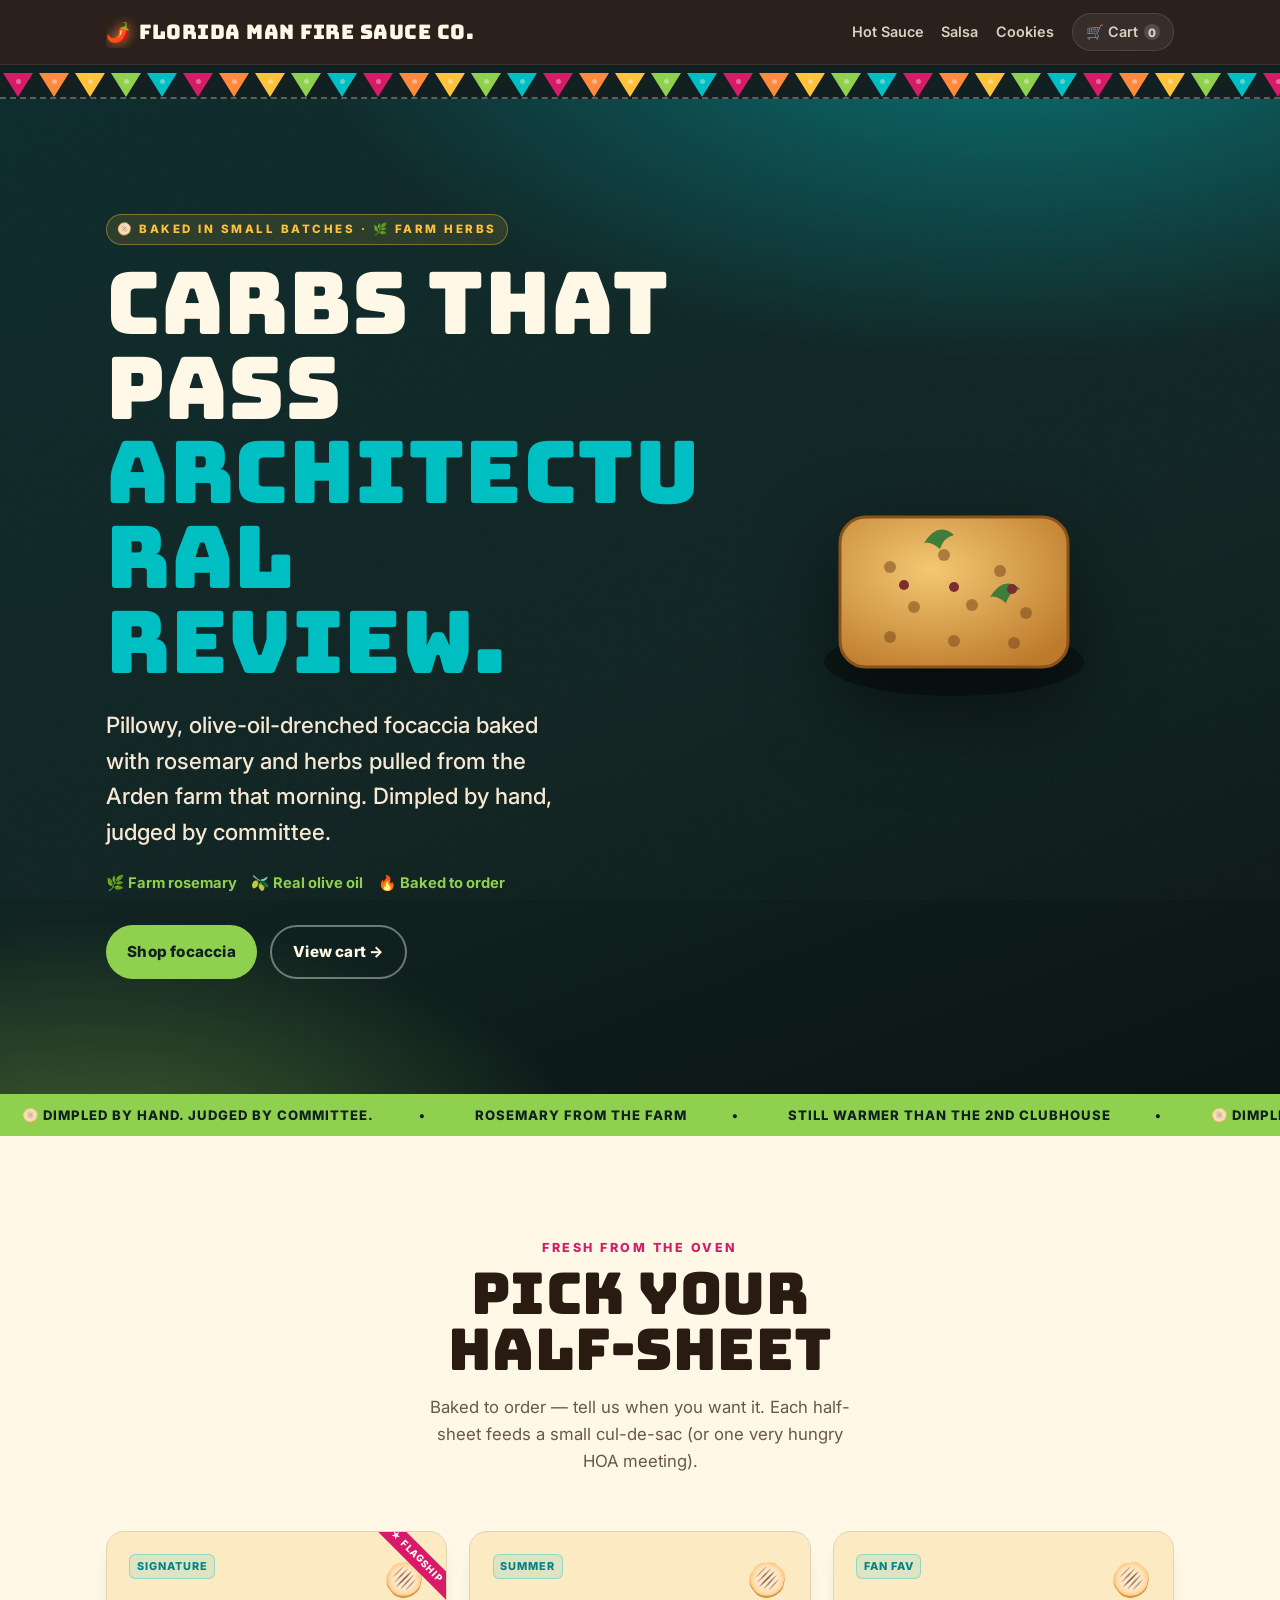
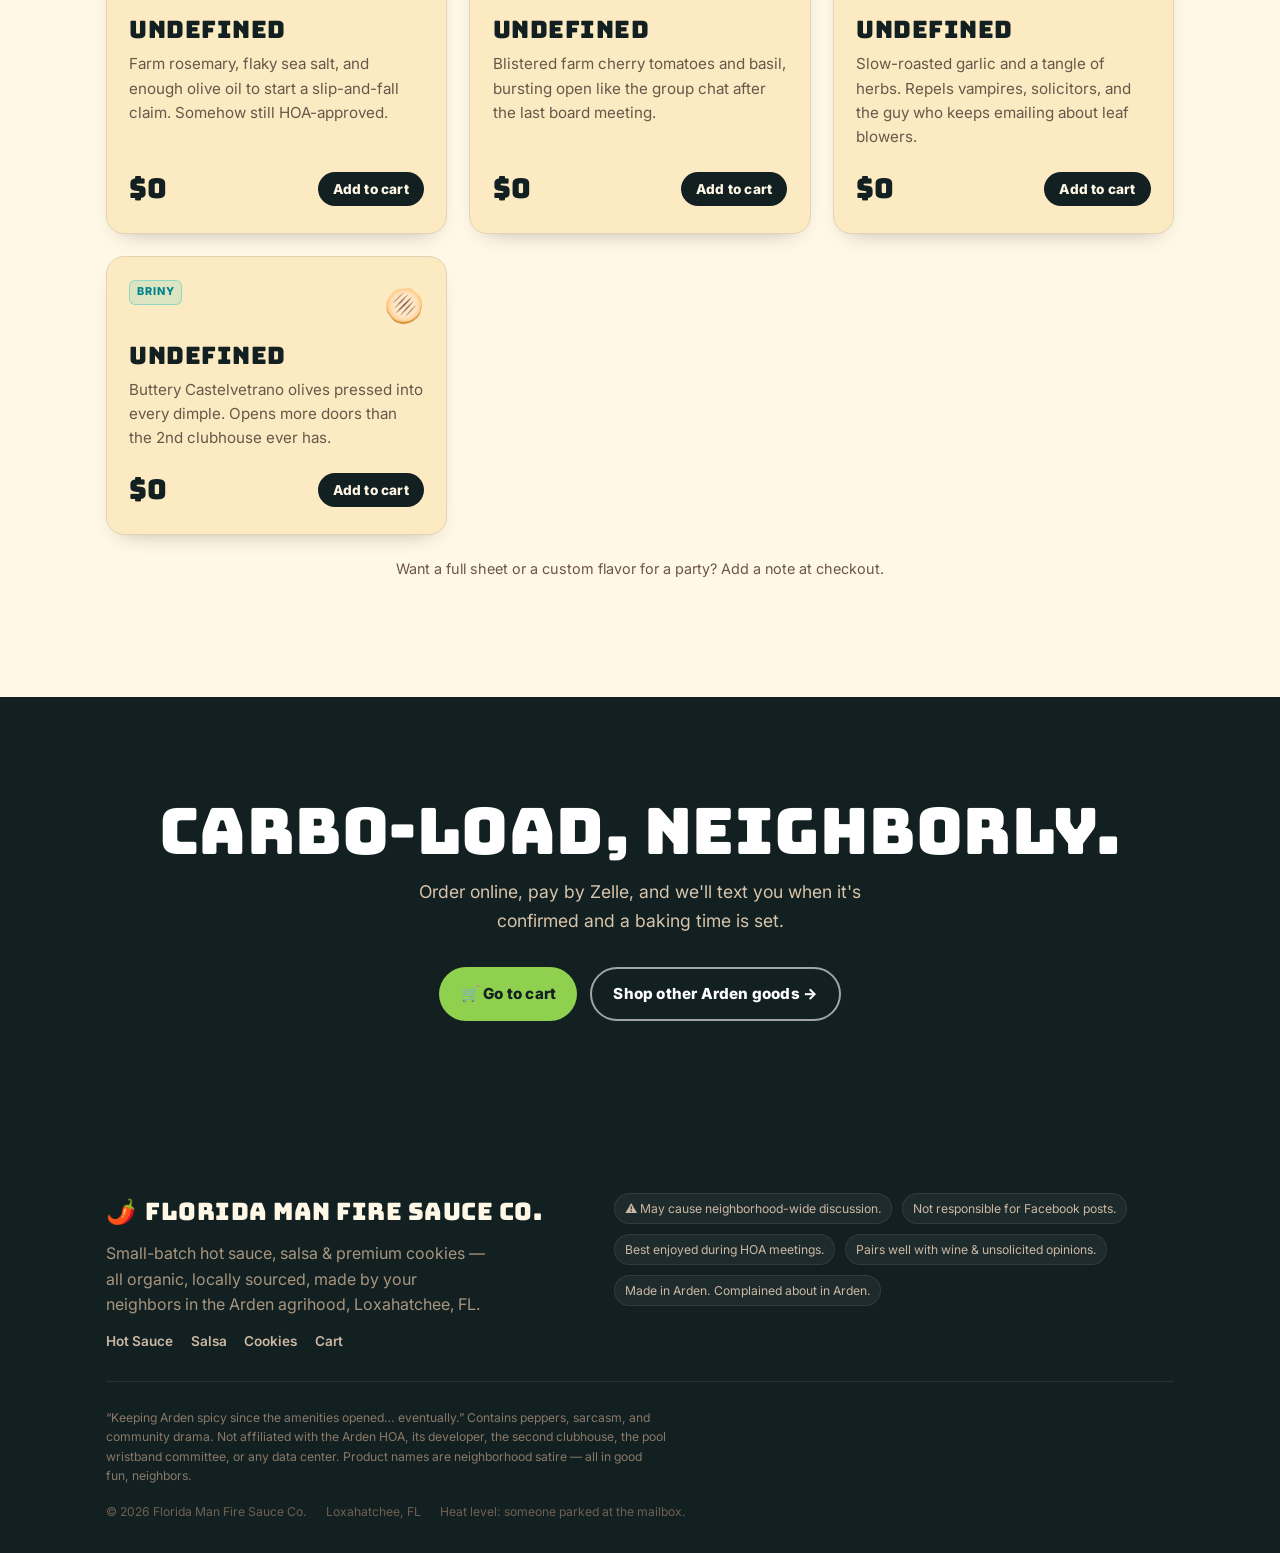
<file: focaccia.html>
<!DOCTYPE html>
<html lang="en">
<head>
<meta charset="UTF-8" />
<meta name="viewport" content="width=device-width, initial-scale=1.0" />
<title>Arden Focaccia — Carbs that pass architectural review | Florida Man Fire Sauce Co.</title>
<meta name="description" content="Small-batch focaccia baked with rosemary and herbs from the Arden farm. Order half-sheets for neighborhood pickup, pay by Zelle." />
<meta name="theme-color" content="#0d2b2c" />
<meta property="og:type" content="product.group" />
<meta property="og:site_name" content="Florida Man Fire Sauce Co." />
<meta property="og:title" content="Arden Focaccia — Carbs that pass architectural review" />
<meta property="og:description" content="Farm-herb focaccia, baked by your neighbors in Loxahatchee, FL." />
<meta property="og:image" content="assets/og-image.svg" />
<meta name="twitter:card" content="summary_large_image" />
<link rel="icon" type="image/svg+xml" href="assets/favicon.svg" />
<link rel="preconnect" href="https://fonts.googleapis.com" />
<link rel="preconnect" href="https://fonts.gstatic.com" crossorigin />
<link href="https://fonts.googleapis.com/css2?family=Bungee&family=Inter:wght@400;500;600;700;800&display=swap" rel="stylesheet" />
<link rel="stylesheet" href="assets/styles.css" />
<script type="application/ld+json">
{ "@context": "https://schema.org", "@type": "Product", "name": "Arden Focaccia", "brand": { "@type": "Brand", "name": "Florida Man Fire Sauce Co." }, "category": "Bread", "description": "Small-batch focaccia baked with herbs from the Arden farm.", "offers": { "@type": "AggregateOffer", "priceCurrency": "USD", "lowPrice": "14", "highPrice": "16", "availability": "https://schema.org/InStock" } }
</script>
</head>
<body data-page="focaccia">

<section class="hero lake-theme" id="top">
  <div class="wrap">
    <div>
      <span class="eyebrow">🫓 Baked in small batches · 🌿 Farm herbs</span>
      <h1>Carbs that pass<br><span class="lake">architectural review.</span></h1>
      <p class="tag">Pillowy, olive-oil-drenched focaccia baked with rosemary and herbs pulled from the Arden farm that morning. Dimpled by hand, judged by committee.</p>
      <div class="trust">
        <span>🌿 <b>Farm rosemary</b></span>
        <span>🫒 <b>Real olive oil</b></span>
        <span>🔥 <b>Baked to order</b></span>
      </div>
      <div class="hero-cta">
        <a href="#shop" class="btn btn-lime">Shop focaccia</a>
        <a href="cart.html" class="btn btn-ghost">View cart →</a>
      </div>
    </div>
    <div class="hero-art" aria-hidden="true">
      <svg width="300" height="300" viewBox="0 0 300 300" xmlns="http://www.w3.org/2000/svg">
        <defs><radialGradient id="bread" cx="40%" cy="35%" r="75%"><stop offset="0" stop-color="#f3c873"/><stop offset="1" stop-color="#bd7a2c"/></radialGradient></defs>
        <ellipse cx="150" cy="215" rx="130" ry="34" fill="rgba(0,0,0,.35)"/>
        <rect x="36" y="70" width="228" height="150" rx="26" fill="url(#bread)" stroke="#8a531a" stroke-width="3"/>
        <g fill="#7a4a1c" opacity=".55">
          <circle cx="86" cy="120" r="6"/><circle cx="140" cy="108" r="6"/><circle cx="196" cy="124" r="6"/>
          <circle cx="110" cy="160" r="6"/><circle cx="168" cy="158" r="6"/><circle cx="222" cy="166" r="6"/>
          <circle cx="86" cy="190" r="6"/><circle cx="150" cy="194" r="6"/><circle cx="210" cy="196" r="6"/>
        </g>
        <g fill="#3f7d3a"><path d="M120 96 q14 -22 30 -8 q-10 2 -14 14 q-10 -8 -16 -6Z"/><path d="M186 150 q14 -22 30 -8 q-10 2 -14 14 q-10 -8 -16 -6Z"/></g>
        <g fill="#7a2e2e"><circle cx="150" cy="140" r="5"/><circle cx="100" cy="138" r="5"/><circle cx="208" cy="142" r="5"/></g>
      </svg>
    </div>
  </div>
</section>

<div class="marquee-strip" aria-hidden="true">
  <div class="marquee-track">
    <span>🫓 DIMPLED BY HAND. JUDGED BY COMMITTEE.</span><span>•</span>
    <span>ROSEMARY FROM THE FARM</span><span>•</span>
    <span>STILL WARMER THAN THE 2ND CLUBHOUSE</span><span>•</span>
    <span>🫓 DIMPLED BY HAND. JUDGED BY COMMITTEE.</span><span>•</span>
    <span>ROSEMARY FROM THE FARM</span><span>•</span>
    <span>STILL WARMER THAN THE 2ND CLUBHOUSE</span><span>•</span>
  </div>
</div>

<section class="section" id="shop">
  <div class="wrap">
    <div class="head reveal">
      <div class="kicker">Fresh from the oven</div>
      <h2>Pick your half-sheet</h2>
      <p>Baked to order — tell us when you want it. Each half-sheet feeds a small cul-de-sac (or one very hungry HOA meeting).</p>
    </div>
    <div class="grid" id="grid"></div>
    <p class="reveal" style="text-align:center;color:#6a574a;margin-top:1.4rem;font-size:.9rem">Want a full sheet or a custom flavor for a party? Add a note at checkout.</p>
  </div>
</section>

<section class="cta-band dark section">
  <div class="wrap reveal">
    <h2>Carbo-load, neighborly.</h2>
    <p>Order online, pay by Zelle, and we'll text you when it's confirmed and a baking time is set.</p>
    <div class="hero-cta">
      <a href="cart.html" class="btn btn-lime">🛒 Go to cart</a>
      <a href="index.html" class="btn btn-ghost" style="border-color:rgba(255,255,255,.6);color:#fff">Shop other Arden goods →</a>
    </div>
  </div>
</section>

<script src="assets/catalog.js"></script>
<script src="assets/cart.js"></script>
<script src="assets/site.js"></script>
<script>
(function () {
  var items = [
    { id: "fo-rosemary", tag: "Signature", blurb: "Farm rosemary, flaky sea salt, and enough olive oil to start a slip-and-fall claim. Somehow still HOA-approved.", flag: true },
    { id: "fo-tomato",   tag: "Summer",    blurb: "Blistered farm cherry tomatoes and basil, bursting open like the group chat after the last board meeting.", flag: false },
    { id: "fo-garlic",   tag: "Fan Fav",   blurb: "Slow-roasted garlic and a tangle of herbs. Repels vampires, solicitors, and the guy who keeps emailing about leaf blowers.", flag: false },
    { id: "fo-olive",    tag: "Briny",     blurb: "Buttery Castelvetrano olives pressed into every dimple. Opens more doors than the 2nd clubhouse ever has.", flag: false }
  ];
  function money(n){ return "$" + n.toFixed(2).replace(/\.00$/,""); }
  document.getElementById("grid").innerHTML = items.map(function (it) {
    var p = window.ARDEN_CATALOG[it.id] || {};
    return '<article class="card prod reveal' + (it.flag ? " flag" : "") + '">' +
      '<div class="label-top"><span class="tagchip lake">' + it.tag + '</span><span aria-hidden="true" style="font-size:2rem">🫓</span></div>' +
      '<h3>' + p.name + '</h3><p class="blurb">' + it.blurb + '</p>' +
      '<div class="buy"><div class="price">' + money(p.price||0) + '<small>' + (p.variant||"") + '</small></div>' +
      '<button class="btn btn-add" data-add="' + it.id + '">Add to cart</button></div></article>';
  }).join("");
})();
</script>
</body>
</html>
</file>
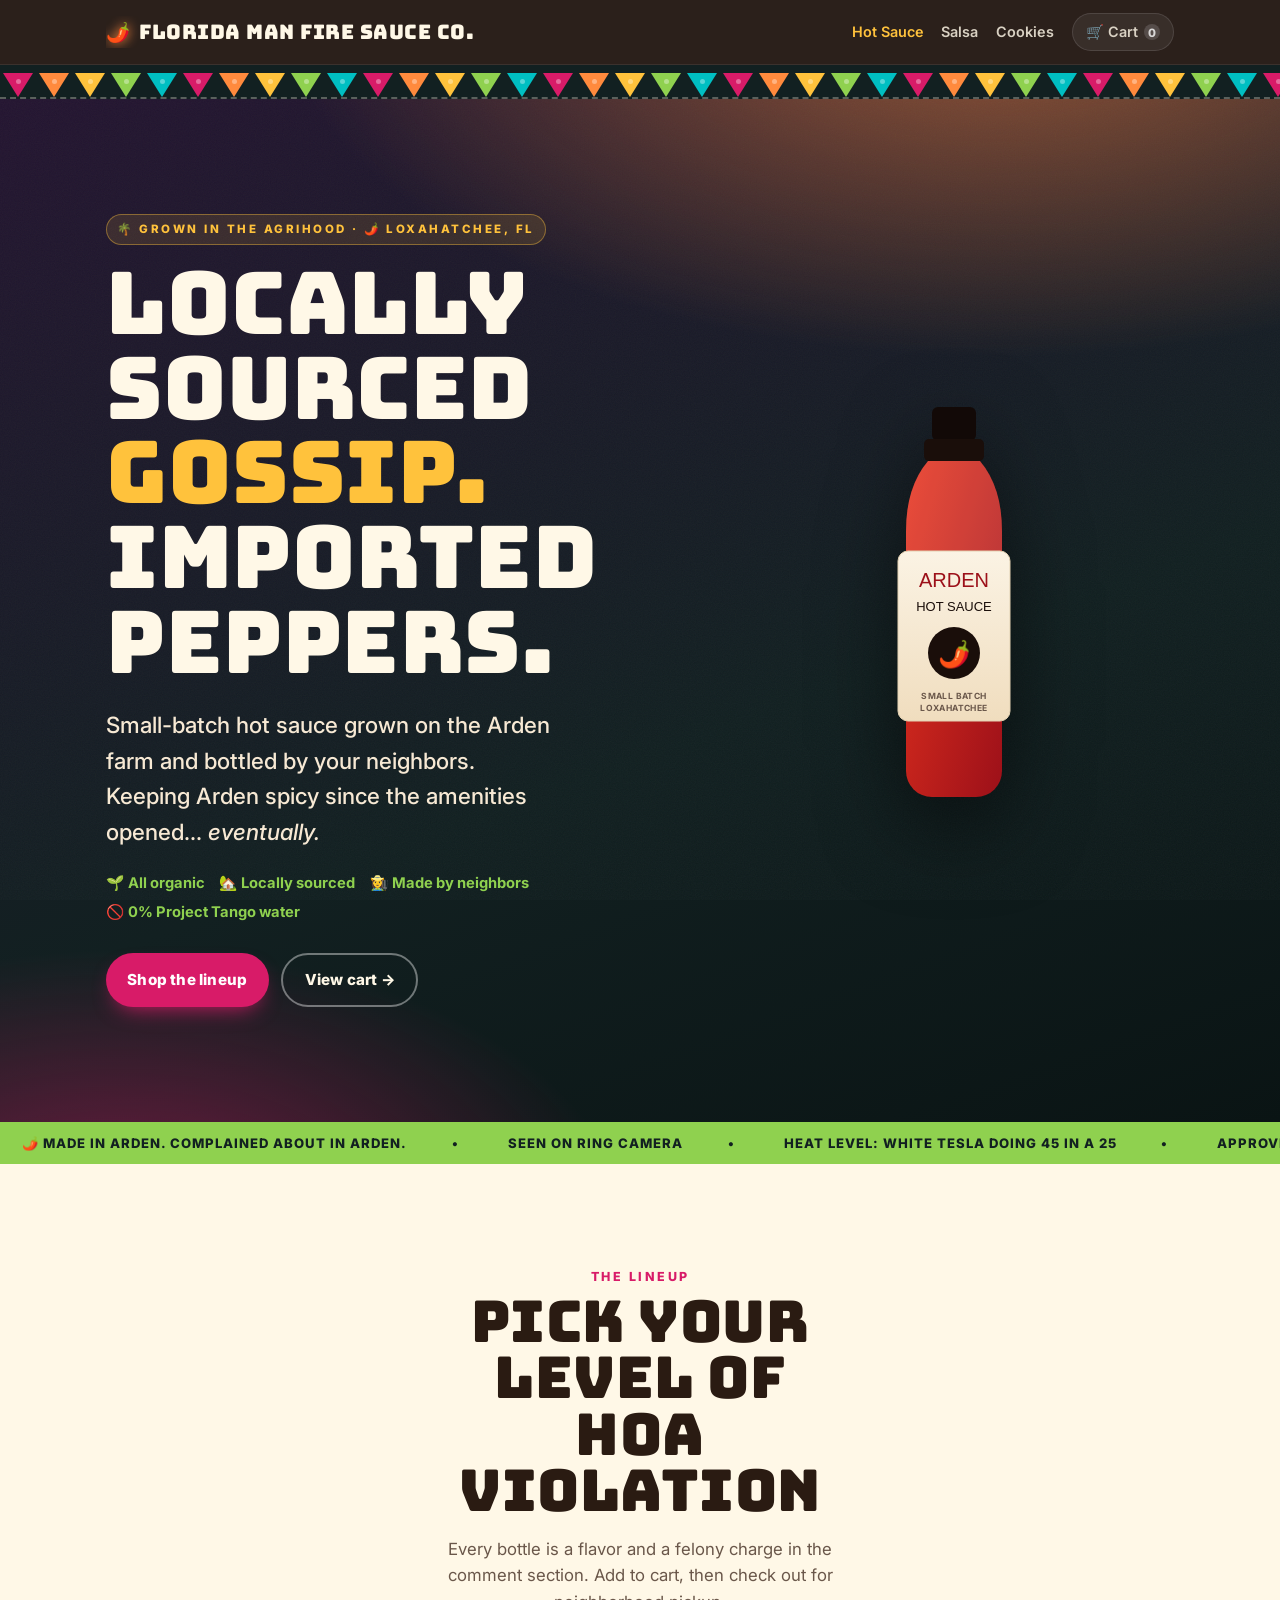
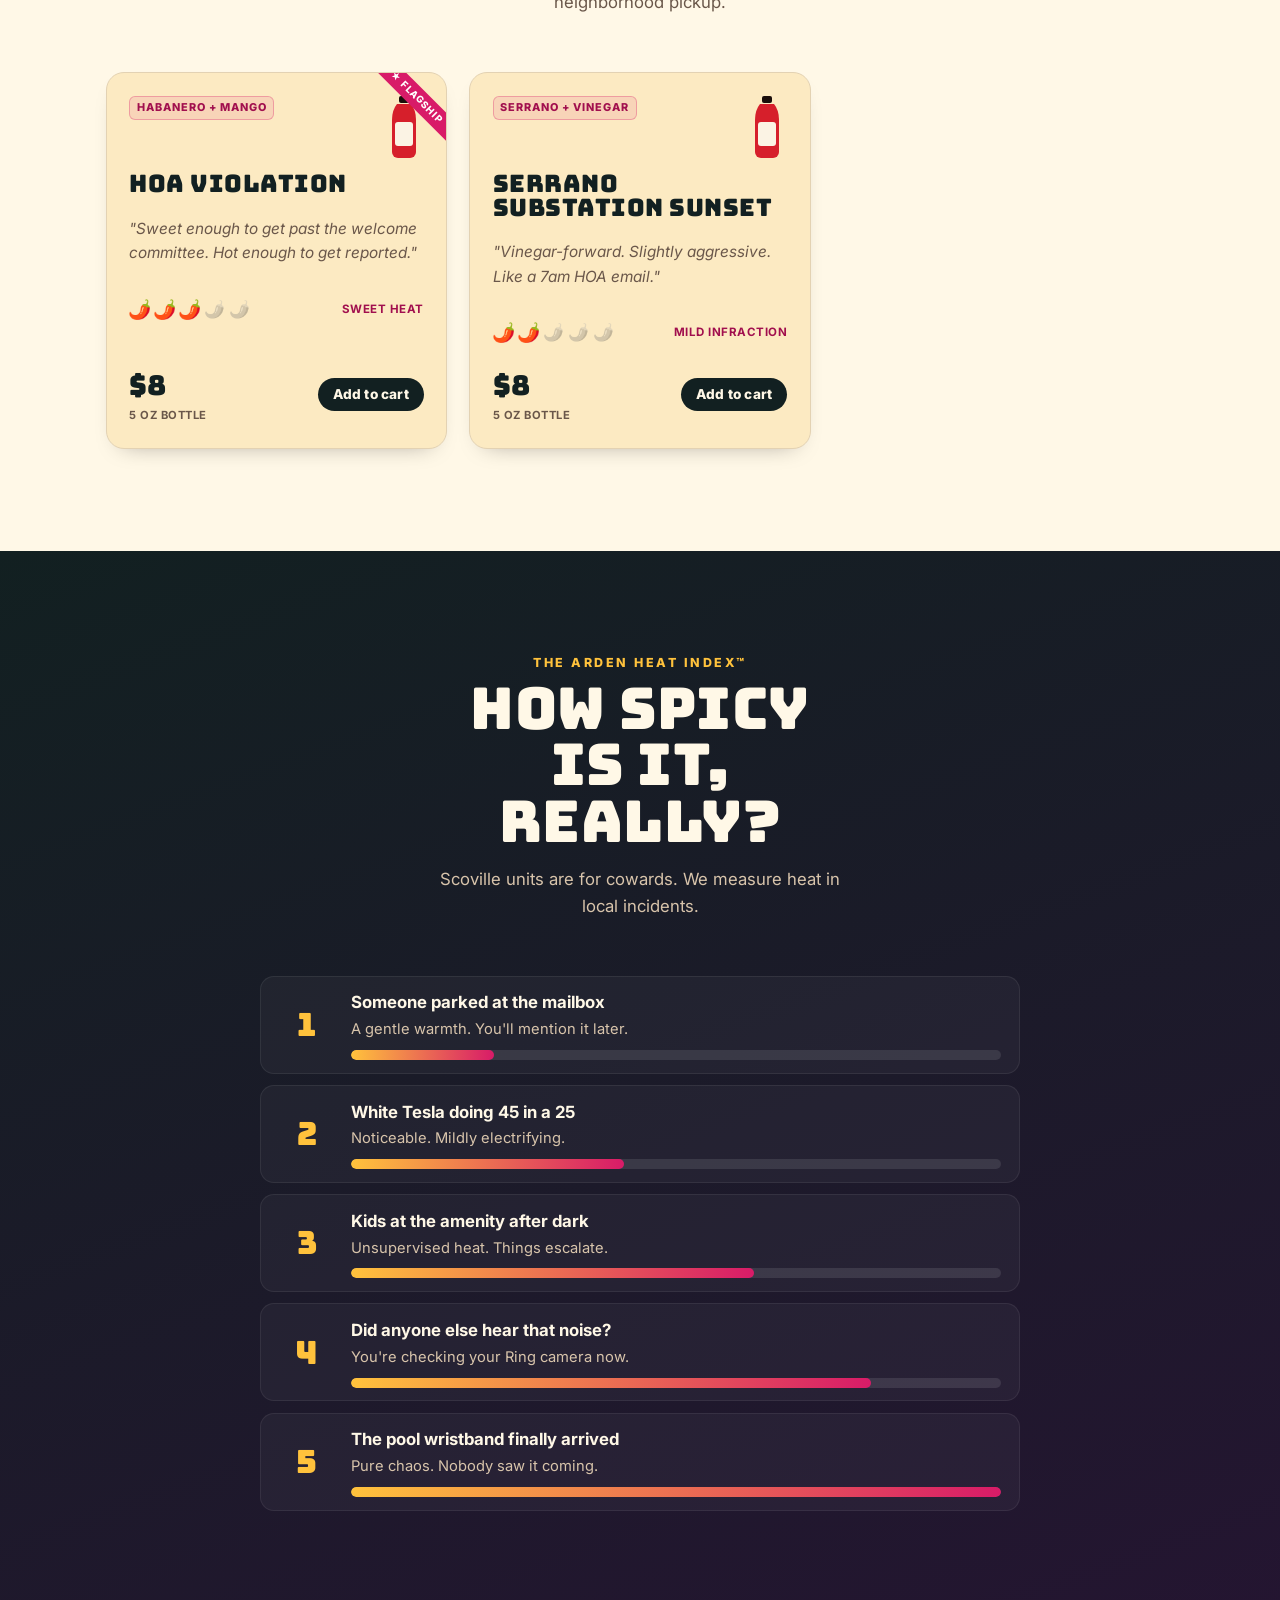
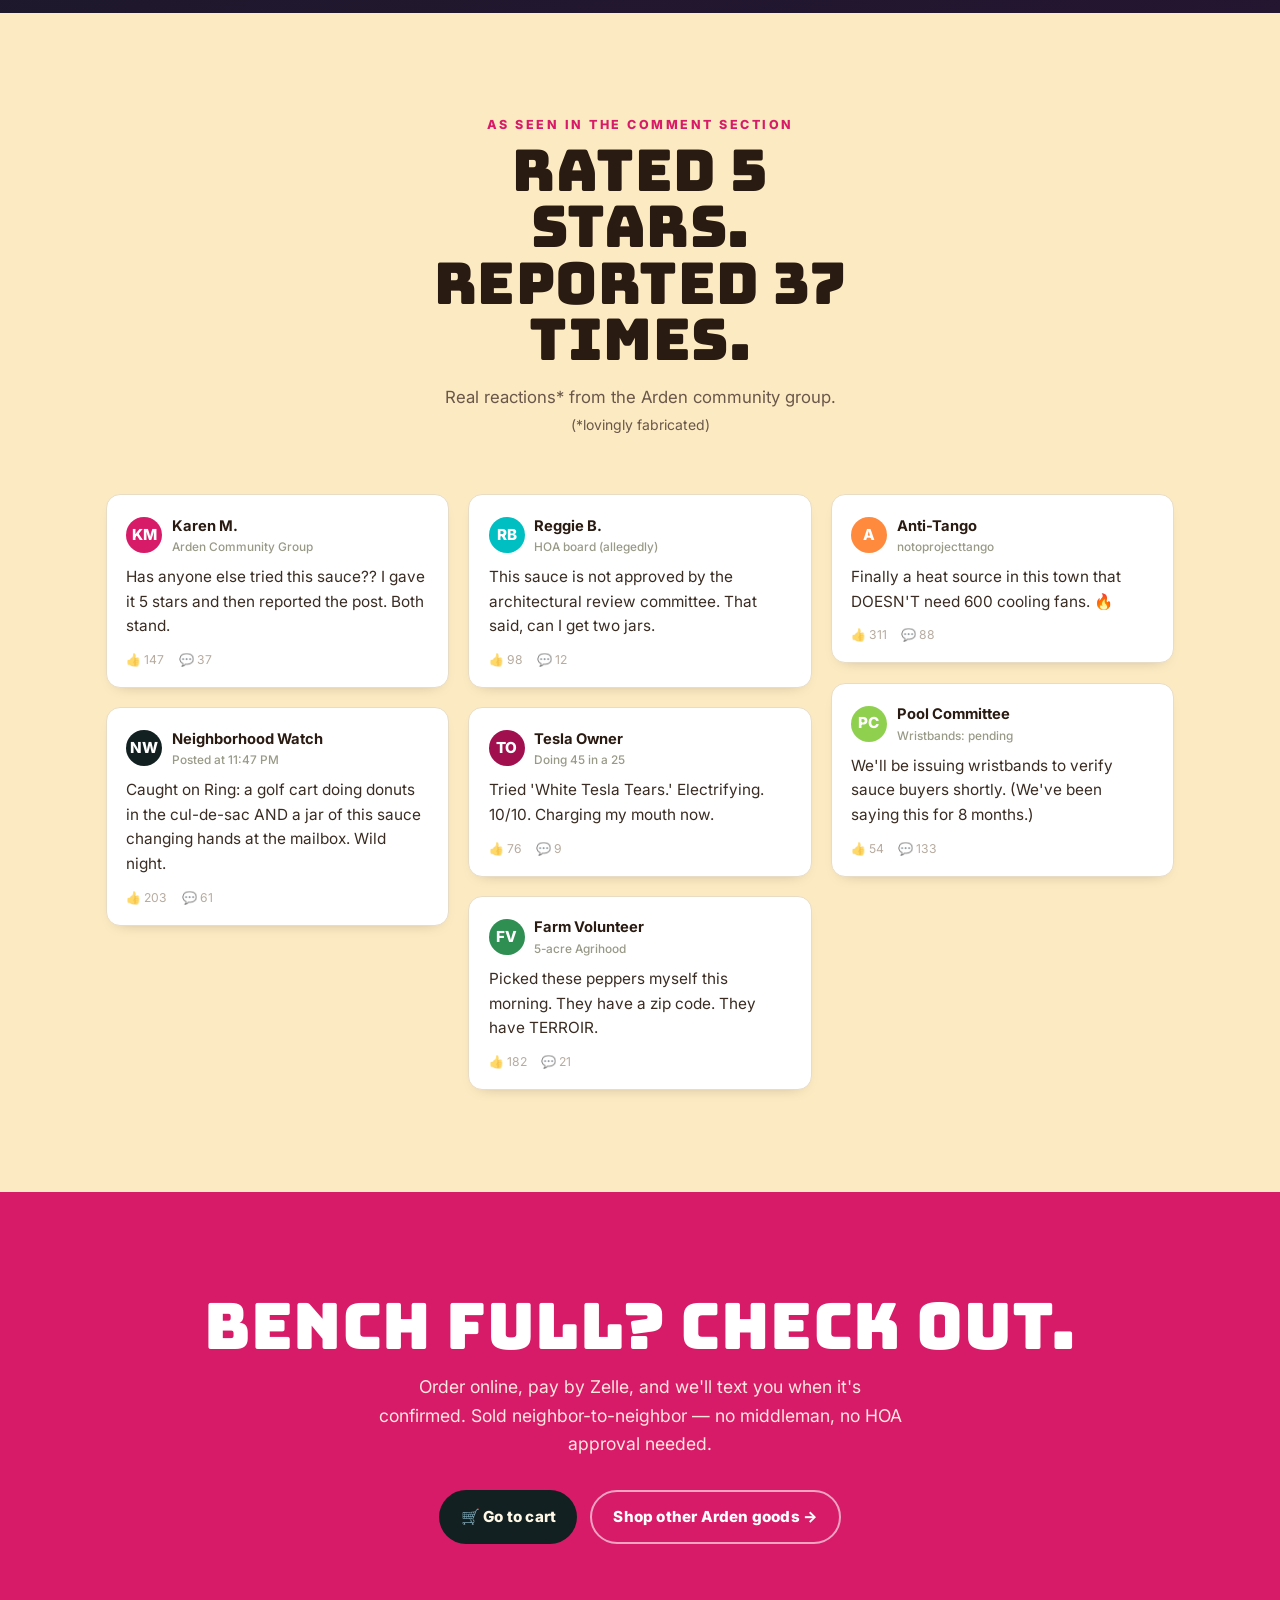
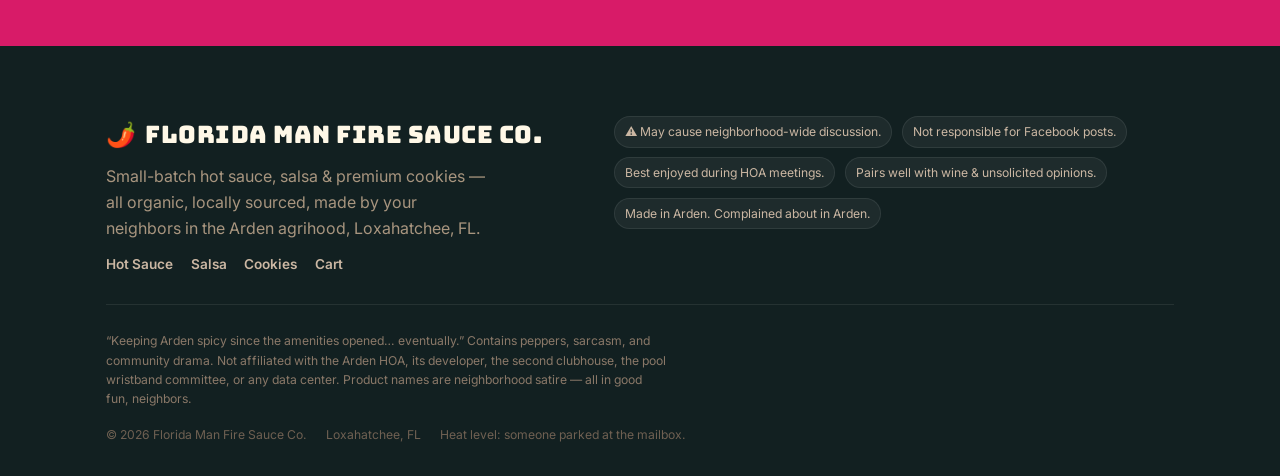
<file: hotsauce.html>
<!DOCTYPE html>
<html lang="en">
<head>
<meta charset="UTF-8" />
<meta name="viewport" content="width=device-width, initial-scale=1.0" />
<title>Arden Hot Sauce — Locally sourced gossip. Imported peppers. | Florida Man Fire Sauce Co.</title>
<meta name="description" content="Small-batch hot sauce grown on the Arden farm and bottled by your neighbors in Loxahatchee, FL. Pick your level of HOA violation and order for neighborhood pickup." />
<meta name="theme-color" content="#122021" />

<meta property="og:type" content="product.group" />
<meta property="og:site_name" content="Florida Man Fire Sauce Co." />
<meta property="og:title" content="Arden Hot Sauce — Locally sourced gossip. Imported peppers." />
<meta property="og:description" content="Small-batch hot sauce, grown on the Arden farm. Heat level: White Tesla doing 45 in a 25." />
<meta property="og:image" content="assets/og-image.svg" />
<meta name="twitter:card" content="summary_large_image" />
<meta name="twitter:title" content="Arden Hot Sauce" />
<meta name="twitter:description" content="Made in Arden. Complained about in Arden. 🌶️" />
<meta name="twitter:image" content="assets/og-image.svg" />

<link rel="icon" type="image/svg+xml" href="assets/favicon.svg" />
<link rel="preconnect" href="https://fonts.googleapis.com" />
<link rel="preconnect" href="https://fonts.gstatic.com" crossorigin />
<link href="https://fonts.googleapis.com/css2?family=Bungee&family=Inter:wght@400;500;600;700;800&display=swap" rel="stylesheet" />
<link rel="stylesheet" href="assets/styles.css" />

<script type="application/ld+json">
{
  "@context": "https://schema.org",
  "@type": "Product",
  "name": "Arden Hot Sauce",
  "brand": { "@type": "Brand", "name": "Florida Man Fire Sauce Co." },
  "description": "Small-batch, farm-to-bottle hot sauce made by neighbors in the Arden agrihood community.",
  "category": "Hot Sauce",
  "offers": {
    "@type": "AggregateOffer",
    "priceCurrency": "USD",
    "lowPrice": "8",
    "highPrice": "8",
    "availability": "https://schema.org/InStock"
  }
}
</script>
</head>
<body data-page="hotsauce">

<!-- ===================== HERO ===================== -->
<section class="hero" id="top">
  <div class="wrap">
    <div>
      <span class="eyebrow">🌴 Grown in the Agrihood · 🌶️ Loxahatchee, FL</span>
      <h1>Locally sourced <span class="pop">gossip.</span><br>Imported peppers.</h1>
      <p class="tag">Small-batch hot sauce grown on the Arden farm and bottled by your neighbors. Keeping Arden spicy since the amenities opened… <em>eventually.</em></p>
      <div class="trust">
        <span>🌱 <b>All organic</b></span>
        <span>🏡 <b>Locally sourced</b></span>
        <span>👩‍🌾 <b>Made by neighbors</b></span>
        <span>🚫 <b>0% Project Tango water</b></span>
      </div>
      <div class="hero-cta">
        <a href="#lineup" class="btn btn-primary">Shop the lineup</a>
        <a href="cart.html" class="btn btn-ghost">View cart →</a>
      </div>
    </div>
    <div class="hero-art" aria-hidden="true">
      <svg width="260" height="420" viewBox="0 0 260 420" xmlns="http://www.w3.org/2000/svg">
        <defs>
          <linearGradient id="glass" x1="0" y1="0" x2="1" y2="1">
            <stop offset="0" stop-color="#e8341f"/><stop offset="1" stop-color="#9c1019"/>
          </linearGradient>
          <linearGradient id="lbl" x1="0" y1="0" x2="0" y2="1">
            <stop offset="0" stop-color="#fbf3e4"/><stop offset="1" stop-color="#f0ddbe"/>
          </linearGradient>
        </defs>
        <rect x="108" y="6" width="44" height="34" rx="6" fill="#120907"/>
        <rect x="100" y="38" width="60" height="22" rx="5" fill="#1a0e0a"/>
        <path d="M104 60 q-22 26 -22 70 v240 a26 26 0 0 0 26 26 h44 a26 26 0 0 0 26 -26 v-240 q0 -44 -22 -70 z" fill="url(#glass)"/>
        <path d="M104 60 q-22 26 -22 70 v40 q40 14 96 0 v-40 q0 -44 -22 -70 z" fill="#fff" opacity=".12"/>
        <rect x="74" y="150" width="112" height="170" rx="10" fill="url(#lbl)" stroke="#e3d2b3"/>
        <text x="130" y="186" text-anchor="middle" font-family="Anton, sans-serif" font-size="20" fill="#9c1019">ARDEN</text>
        <text x="130" y="210" text-anchor="middle" font-family="Anton, sans-serif" font-size="13" fill="#1a0e0a">HOT SAUCE</text>
        <circle cx="130" cy="252" r="26" fill="#1a0e0a"/>
        <text x="130" y="262" text-anchor="middle" font-size="26">🌶️</text>
        <text x="130" y="298" text-anchor="middle" font-family="Inter, sans-serif" font-weight="700" font-size="8.5" letter-spacing=".4" fill="#6a574a">SMALL BATCH</text>
        <text x="130" y="310" text-anchor="middle" font-family="Inter, sans-serif" font-weight="700" font-size="8.5" letter-spacing=".4" fill="#6a574a">LOXAHATCHEE</text>
      </svg>
    </div>
  </div>
</section>

<div class="marquee-strip" aria-hidden="true">
  <div class="marquee-track">
    <span>🌶️ MADE IN ARDEN. COMPLAINED ABOUT IN ARDEN.</span><span>•</span>
    <span>SEEN ON RING CAMERA</span><span>•</span>
    <span>HEAT LEVEL: WHITE TESLA DOING 45 IN A 25</span><span>•</span>
    <span>APPROVED BY NOBODY</span><span>•</span>
    <span>🌶️ MADE IN ARDEN. COMPLAINED ABOUT IN ARDEN.</span><span>•</span>
    <span>SEEN ON RING CAMERA</span><span>•</span>
    <span>HEAT LEVEL: WHITE TESLA DOING 45 IN A 25</span><span>•</span>
    <span>APPROVED BY NOBODY</span><span>•</span>
  </div>
</div>

<!-- ===================== LINEUP ===================== -->
<section class="section" id="lineup">
  <div class="wrap">
    <div class="head reveal">
      <div class="kicker">The Lineup</div>
      <h2>Pick your level of HOA violation</h2>
      <p>Every bottle is a flavor and a felony charge in the comment section. Add to cart, then check out for neighborhood pickup.</p>
    </div>
    <div class="grid" id="cardgrid"><!-- cards injected by JS --></div>

  </div>
</section>

<!-- ===================== HEAT INDEX ===================== -->
<section class="heatindex section" id="heat">
  <div class="wrap">
    <div class="head reveal">
      <div class="kicker" style="color:var(--ember)">The Arden Heat Index™</div>
      <h2>How spicy is it, really?</h2>
      <p>Scoville units are for cowards. We measure heat in local incidents.</p>
    </div>
    <div class="scale reveal" id="scale"><!-- injected --></div>
  </div>
</section>

<!-- ===================== COMMENT WALL ===================== -->
<section class="comments section" id="wall">
  <div class="wrap">
    <div class="head reveal">
      <div class="kicker">As seen in the comment section</div>
      <h2>Rated 5 stars. Reported 37 times.</h2>
      <p>Real reactions* from the Arden community group. <small>(*lovingly fabricated)</small></p>
    </div>
    <div class="wall" id="wall-grid"><!-- injected --></div>
  </div>
</section>

<!-- ===================== CTA ===================== -->
<section class="cta-band section">
  <div class="wrap reveal">
    <h2>Bench full? Check out.</h2>
    <p>Order online, pay by Zelle, and we'll text you when it's confirmed. Sold neighbor-to-neighbor — no middleman, no HOA approval needed.</p>
    <div class="hero-cta">
      <a href="cart.html" class="btn btn-dark">🛒 Go to cart</a>
      <a href="index.html" class="btn btn-ghost" style="border-color:rgba(255,255,255,.6);color:#fff">Shop other Arden goods →</a>
    </div>
  </div>
</section>

<script src="assets/catalog.js"></script>
<script src="assets/cart.js"></script>
<script src="assets/site.js"></script>
<script>
(function () {
  "use strict";
  // sauce cards (id ties to catalog for the buyable ones)
  var sauces = [
    { id: "hs-caribbean", name: "HOA Violation",              slogan: "Sweet enough to get past the welcome committee. Hot enough to get reported.", heat: 3, lvl: "Sweet Heat",     tag: "Habanero + mango",  flag: true  },
    { id: "hs-serrano",   name: "Serrano Substation Sunset", slogan: "Vinegar-forward. Slightly aggressive. Like a 7am HOA email.",                  heat: 2, lvl: "Mild Infraction", tag: "Serrano + vinegar", flag: false }
  ];


  var scale = [
    { n: "1", b: "Someone parked at the mailbox", s: "A gentle warmth. You'll mention it later.", w: "22%" },
    { n: "2", b: "White Tesla doing 45 in a 25", s: "Noticeable. Mildly electrifying.", w: "42%" },
    { n: "3", b: "Kids at the amenity after dark", s: "Unsupervised heat. Things escalate.", w: "62%" },
    { n: "4", b: "Did anyone else hear that noise?", s: "You're checking your Ring camera now.", w: "80%" },
    { n: "5", b: "The pool wristband finally arrived", s: "Pure chaos. Nobody saw it coming.", w: "100%" }
  ];

  var posts = [
    { who: "Karen M.", sub: "Arden Community Group", color: "#d81b68", text: "Has anyone else tried this sauce?? I gave it 5 stars and then reported the post. Both stand.", likes: "147", cmts: "37" },
    { who: "Neighborhood Watch", sub: "Posted at 11:47 PM", color: "#122021", text: "Caught on Ring: a golf cart doing donuts in the cul-de-sac AND a jar of this sauce changing hands at the mailbox. Wild night.", likes: "203", cmts: "61" },
    { who: "Reggie B.", sub: "HOA board (allegedly)", color: "#00bfc2", text: "This sauce is not approved by the architectural review committee. That said, can I get two jars.", likes: "98", cmts: "12" },
    { who: "Tesla Owner", sub: "Doing 45 in a 25", color: "#a10f4e", text: "Tried 'White Tesla Tears.' Electrifying. 10/10. Charging my mouth now.", likes: "76", cmts: "9" },
    { who: "Farm Volunteer", sub: "5-acre Agrihood", color: "#2f8f52", text: "Picked these peppers myself this morning. They have a zip code. They have TERROIR.", likes: "182", cmts: "21" },
    { who: "Anti-Tango", sub: "notoprojecttango", color: "#ff8a3d", text: "Finally a heat source in this town that DOESN'T need 600 cooling fans. 🔥", likes: "311", cmts: "88" },
    { who: "Pool Committee", sub: "Wristbands: pending", color: "#8fd14f", text: "We'll be issuing wristbands to verify sauce buyers shortly. (We've been saying this for 8 months.)", likes: "54", cmts: "133" }
  ];

  function flames(n) {
    var out = "";
    for (var i = 1; i <= 5; i++) out += '<span class="flame' + (i <= n ? " on" : "") + '" aria-hidden="true">🌶️</span>';
    return out;
  }
  function money(n) { return "$" + n.toFixed(2).replace(/\.00$/, ""); }

  document.getElementById("cardgrid").innerHTML = sauces.map(function (s) {
    var p = window.ARDEN_CATALOG[s.id] || {};
    return '<article class="card prod reveal' + (s.flag ? " flag" : "") + '">' +
      '<div class="label-top"><span class="scoville">' + s.tag + '</span>' +
        '<svg class="bottle-mini" viewBox="0 0 40 64" aria-hidden="true"><rect x="15" y="0" width="10" height="7" rx="2" fill="#1a0e0a"/><path d="M13 8 q-5 6 -5 16 v32 a6 6 0 0 0 6 6 h12 a6 6 0 0 0 6 -6 v-32 q0 -10 -5 -16Z" fill="#d61f2b"/><rect x="11" y="26" width="18" height="24" rx="3" fill="#fbf3e4"/></svg>' +
      '</div>' +
      '<h3>' + s.name + '</h3>' +
      '<p class="slogan">"' + s.slogan + '"</p>' +
      '<div class="heat">' + flames(s.heat) + '<span class="lvl">' + s.lvl + '</span></div>' +
      '<div class="buy"><div class="price">' + money(p.price || 0) + '<small>' + (p.variant || "") + '</small></div>' +
        '<button class="btn btn-add" data-add="' + s.id + '">Add to cart</button></div>' +
    '</article>';
  }).join("");

document.getElementById("scale").innerHTML = scale.map(function (r) {
    return '<div class="scale-row"><div class="num">' + r.n + '</div>' +
      '<div class="desc"><b>' + r.b + '</b><span>' + r.s + '</span>' +
      '<div class="meter"><i style="--w:' + r.w + '"></i></div></div></div>';
  }).join("");

  document.getElementById("wall-grid").innerHTML = posts.map(function (p) {
    var initials = p.who.split(" ").map(function (w) { return w[0]; }).join("").slice(0, 2).toUpperCase();
    return '<div class="post reveal"><div class="who">' +
      '<div class="av" style="background:' + p.color + '">' + initials + '</div>' +
      '<div><b>' + p.who + '</b><span>' + p.sub + '</span></div></div>' +
      '<p>' + p.text + '</p>' +
      '<div class="meta"><span>👍 ' + p.likes + '</span><span>💬 ' + p.cmts + '</span></div></div>';
  }).join("");

})();
</script>
</body>
</html>
</file>
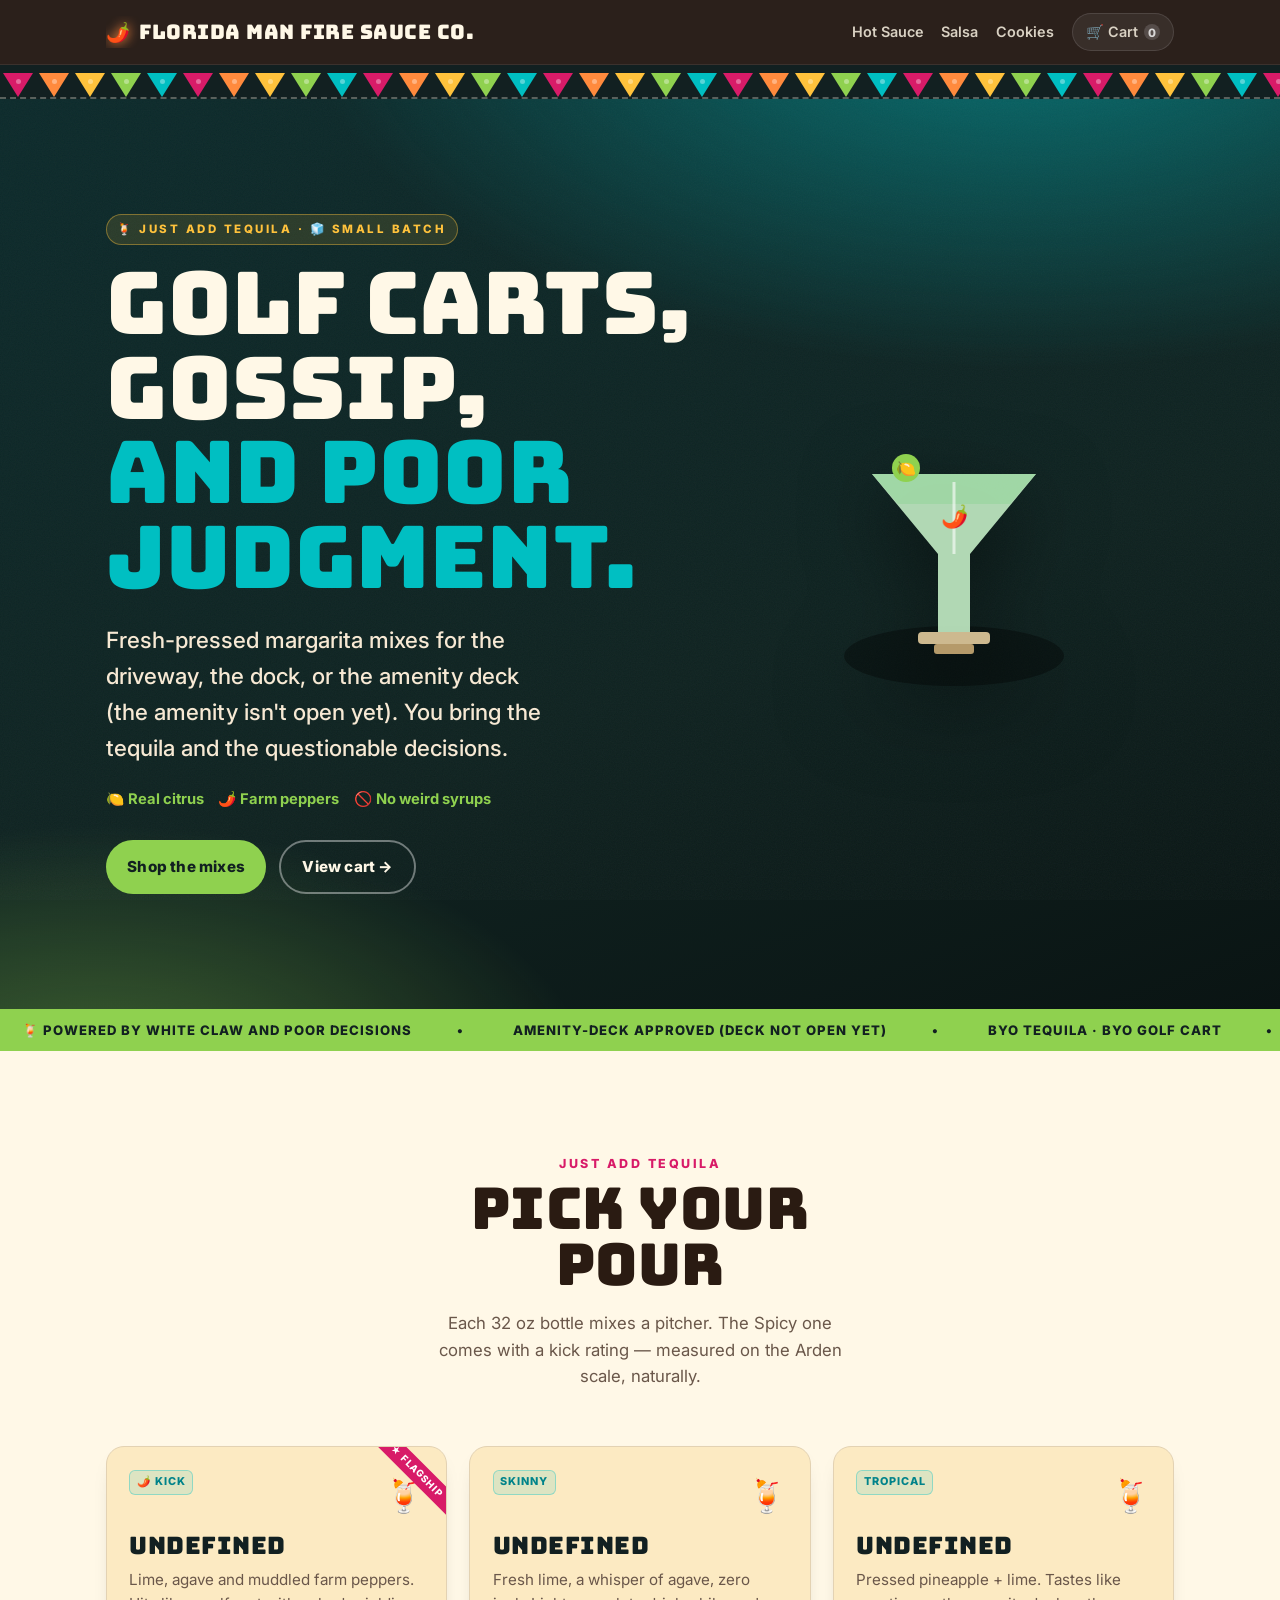
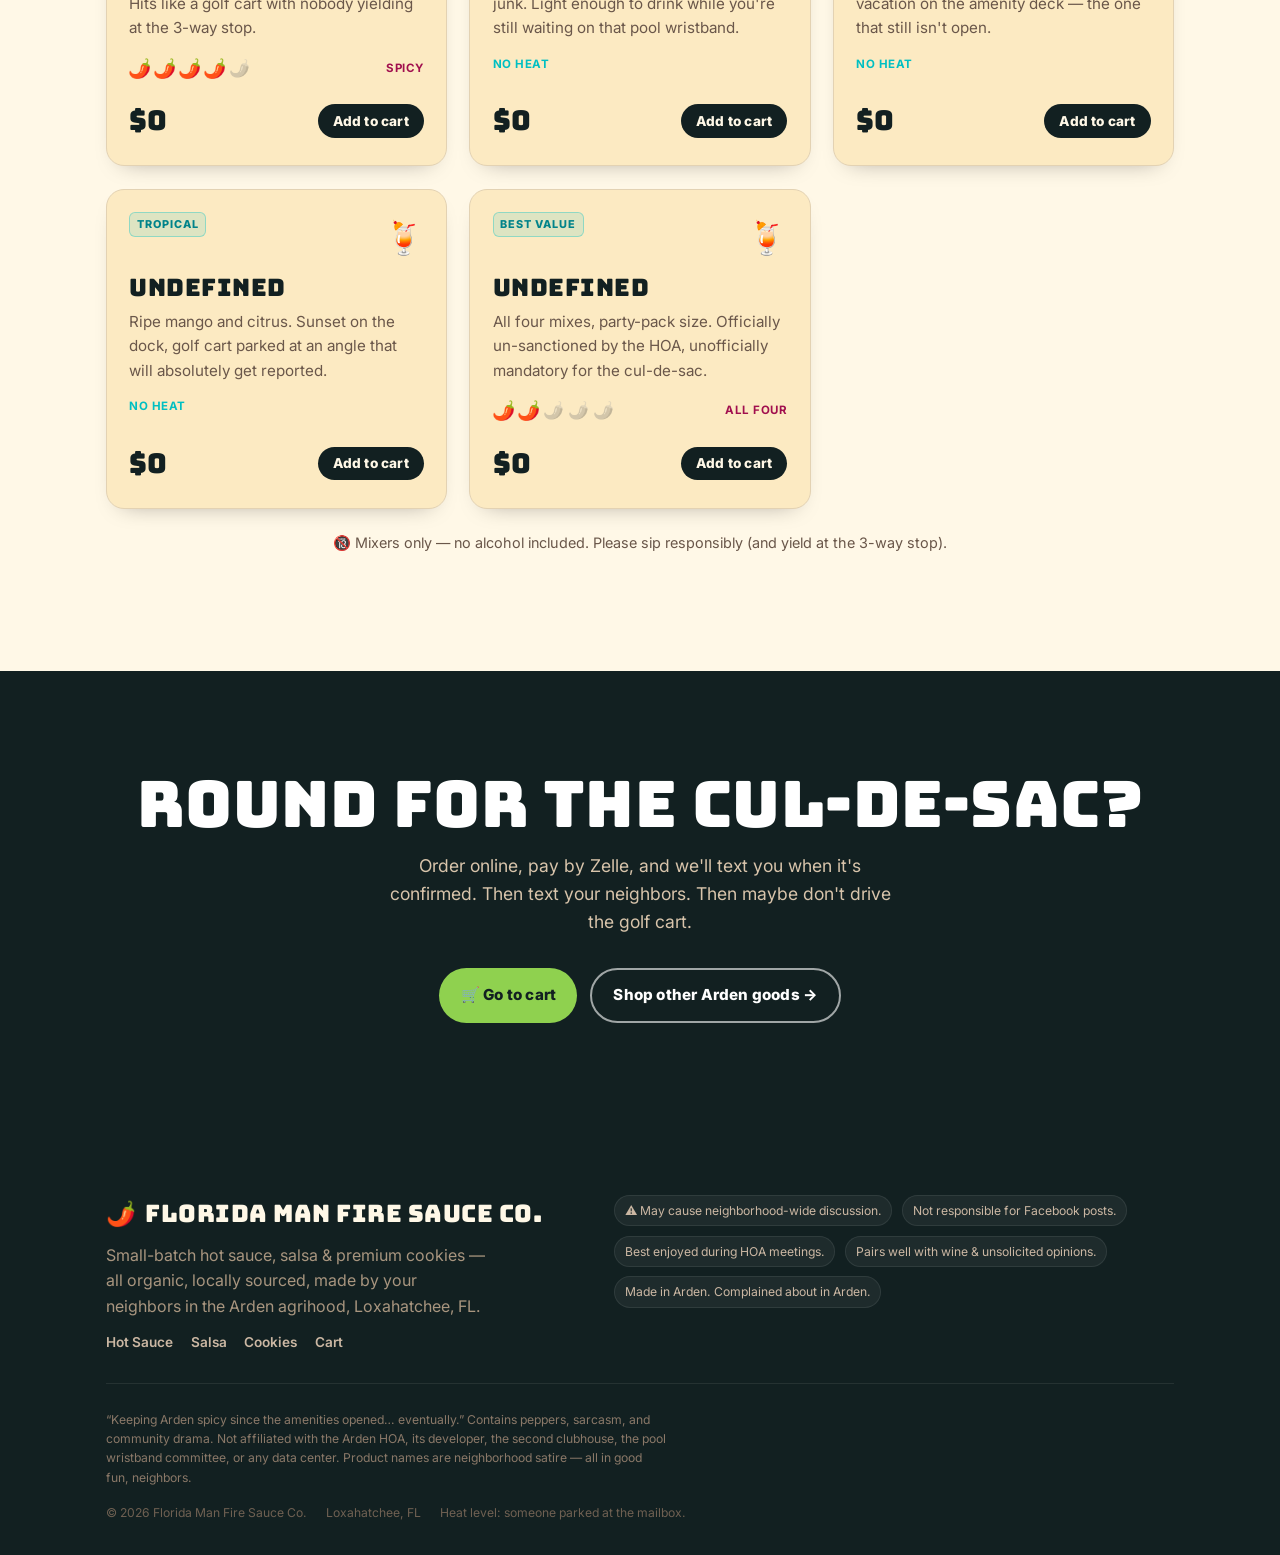
<file: margarita-mix.html>
<!DOCTYPE html>
<html lang="en">
<head>
<meta charset="UTF-8" />
<meta name="viewport" content="width=device-width, initial-scale=1.0" />
<title>Arden Margarita Mix — Golf carts, gossip, and poor judgment | Florida Man Fire Sauce Co.</title>
<meta name="description" content="Small-batch margarita mixes — spicy, skinny, pineapple, and mango — made by your neighbors in the Arden agrihood, Loxahatchee FL. Just add tequila. Pay by Zelle." />
<meta name="theme-color" content="#0d2b2c" />
<meta property="og:type" content="product.group" />
<meta property="og:site_name" content="Florida Man Fire Sauce Co." />
<meta property="og:title" content="Arden Margarita Mix — Golf carts, gossip, and poor judgment" />
<meta property="og:description" content="Spicy, skinny, pineapple & mango margarita mixes. Amenity-deck approved (the amenity isn't open yet)." />
<meta property="og:image" content="assets/og-image.svg" />
<meta name="twitter:card" content="summary_large_image" />
<link rel="icon" type="image/svg+xml" href="assets/favicon.svg" />
<link rel="preconnect" href="https://fonts.googleapis.com" />
<link rel="preconnect" href="https://fonts.gstatic.com" crossorigin />
<link href="https://fonts.googleapis.com/css2?family=Bungee&family=Inter:wght@400;500;600;700;800&display=swap" rel="stylesheet" />
<link rel="stylesheet" href="assets/styles.css" />
<script type="application/ld+json">
{ "@context": "https://schema.org", "@type": "Product", "name": "Arden Margarita Mix", "brand": { "@type": "Brand", "name": "Florida Man Fire Sauce Co." }, "category": "Cocktail Mix", "description": "Small-batch margarita mixes made by neighbors in the Arden agrihood.", "offers": { "@type": "AggregateOffer", "priceCurrency": "USD", "lowPrice": "14", "highPrice": "30", "availability": "https://schema.org/InStock" } }
</script>
</head>
<body data-page="margarita">

<section class="hero lake-theme" id="top">
  <div class="wrap">
    <div>
      <span class="eyebrow">🍹 Just add tequila · 🧊 Small batch</span>
      <h1>Golf carts, gossip,<br><span class="lake">and poor judgment.</span></h1>
      <p class="tag">Fresh-pressed margarita mixes for the driveway, the dock, or the amenity deck (the amenity isn't open yet). You bring the tequila and the questionable decisions.</p>
      <div class="trust">
        <span>🍋 <b>Real citrus</b></span>
        <span>🌶️ <b>Farm peppers</b></span>
        <span>🚫 <b>No weird syrups</b></span>
      </div>
      <div class="hero-cta">
        <a href="#shop" class="btn btn-lime">Shop the mixes</a>
        <a href="cart.html" class="btn btn-ghost">View cart →</a>
      </div>
    </div>
    <div class="hero-art" aria-hidden="true">
      <svg width="280" height="300" viewBox="0 0 280 300" xmlns="http://www.w3.org/2000/svg">
        <ellipse cx="140" cy="252" rx="110" ry="30" fill="rgba(0,0,0,.35)"/>
        <path d="M58 70 H222 L156 150 V228 H124 V150 Z" fill="#bfe9c2" opacity=".92"/>
        <path d="M58 70 H222 L196 100 H84 Z" fill="#9bd6a0" opacity=".7"/>
        <rect x="104" y="228" width="72" height="12" rx="4" fill="#cdb98f"/>
        <rect x="120" y="240" width="40" height="10" rx="3" fill="#b59a6a"/>
        <circle cx="92" cy="64" r="14" fill="#8fd14f"/><text x="92" y="70" text-anchor="middle" font-size="16">🍋</text>
        <g stroke="#fff" stroke-width="3" opacity=".6"><line x1="140" y1="78" x2="140" y2="150"/></g>
        <text x="140" y="120" text-anchor="middle" font-size="22">🌶️</text>
      </svg>
    </div>
  </div>
</section>

<div class="marquee-strip" aria-hidden="true">
  <div class="marquee-track">
    <span>🍹 POWERED BY WHITE CLAW AND POOR DECISIONS</span><span>•</span>
    <span>AMENITY-DECK APPROVED (DECK NOT OPEN YET)</span><span>•</span>
    <span>BYO TEQUILA · BYO GOLF CART</span><span>•</span>
    <span>🍹 POWERED BY WHITE CLAW AND POOR DECISIONS</span><span>•</span>
    <span>AMENITY-DECK APPROVED (DECK NOT OPEN YET)</span><span>•</span>
    <span>BYO TEQUILA · BYO GOLF CART</span><span>•</span>
  </div>
</div>

<section class="section" id="shop">
  <div class="wrap">
    <div class="head reveal">
      <div class="kicker">Just add tequila</div>
      <h2>Pick your pour</h2>
      <p>Each 32 oz bottle mixes a pitcher. The Spicy one comes with a kick rating — measured on the Arden scale, naturally.</p>
    </div>
    <div class="grid" id="grid"></div>
    <p class="reveal" style="text-align:center;color:#6a574a;margin-top:1.4rem;font-size:.9rem">🔞 Mixers only — no alcohol included. Please sip responsibly (and yield at the 3-way stop).</p>
  </div>
</section>

<section class="cta-band dark section">
  <div class="wrap reveal">
    <h2>Round for the cul-de-sac?</h2>
    <p>Order online, pay by Zelle, and we'll text you when it's confirmed. Then text your neighbors. Then maybe don't drive the golf cart.</p>
    <div class="hero-cta">
      <a href="cart.html" class="btn btn-lime">🛒 Go to cart</a>
      <a href="index.html" class="btn btn-ghost" style="border-color:rgba(255,255,255,.6);color:#fff">Shop other Arden goods →</a>
    </div>
  </div>
</section>

<script src="assets/catalog.js"></script>
<script src="assets/cart.js"></script>
<script src="assets/site.js"></script>
<script>
(function () {
  var items = [
    { id: "mg-spicy",     tag: "🌶️ Kick", heat: 4, lvl: "Spicy",     blurb: "Lime, agave and muddled farm peppers. Hits like a golf cart with nobody yielding at the 3-way stop.", flag: true },
    { id: "mg-skinny",    tag: "Skinny",  heat: 0, lvl: "Light",     blurb: "Fresh lime, a whisper of agave, zero junk. Light enough to drink while you're still waiting on that pool wristband.", flag: false },
    { id: "mg-pineapple", tag: "Tropical",heat: 0, lvl: "Sweet",     blurb: "Pressed pineapple + lime. Tastes like vacation on the amenity deck — the one that still isn't open.", flag: false },
    { id: "mg-mango",     tag: "Tropical",heat: 0, lvl: "Juicy",     blurb: "Ripe mango and citrus. Sunset on the dock, golf cart parked at an angle that will absolutely get reported.", flag: false },
    { id: "mg-flight",    tag: "Best Value",heat: 2, lvl: "All four", blurb: "All four mixes, party-pack size. Officially un-sanctioned by the HOA, unofficially mandatory for the cul-de-sac.", flag: false }
  ];
  function flames(n){ if(!n) return '<span class="lvl" style="margin-left:0;color:#00bfc2">No heat</span>'; var o=""; for(var i=1;i<=5;i++) o+='<span class="flame'+(i<=n?" on":"")+'" aria-hidden="true">🌶️</span>'; return o; }
  function money(n){ return "$" + n.toFixed(2).replace(/\.00$/,""); }
  document.getElementById("grid").innerHTML = items.map(function (it) {
    var p = window.ARDEN_CATALOG[it.id] || {};
    return '<article class="card prod reveal' + (it.flag ? " flag" : "") + '">' +
      '<div class="label-top"><span class="tagchip lake">' + it.tag + '</span><span aria-hidden="true" style="font-size:2rem">🍹</span></div>' +
      '<h3>' + p.name + '</h3><p class="blurb">' + it.blurb + '</p>' +
      '<div class="heat">' + flames(it.heat) + (it.heat ? '<span class="lvl">' + it.lvl + '</span>' : '') + '</div>' +
      '<div class="buy"><div class="price">' + money(p.price||0) + '<small>' + (p.variant||"") + '</small></div>' +
      '<button class="btn btn-add" data-add="' + it.id + '">Add to cart</button></div></article>';
  }).join("");
})();
</script>
</body>
</html>
</file>
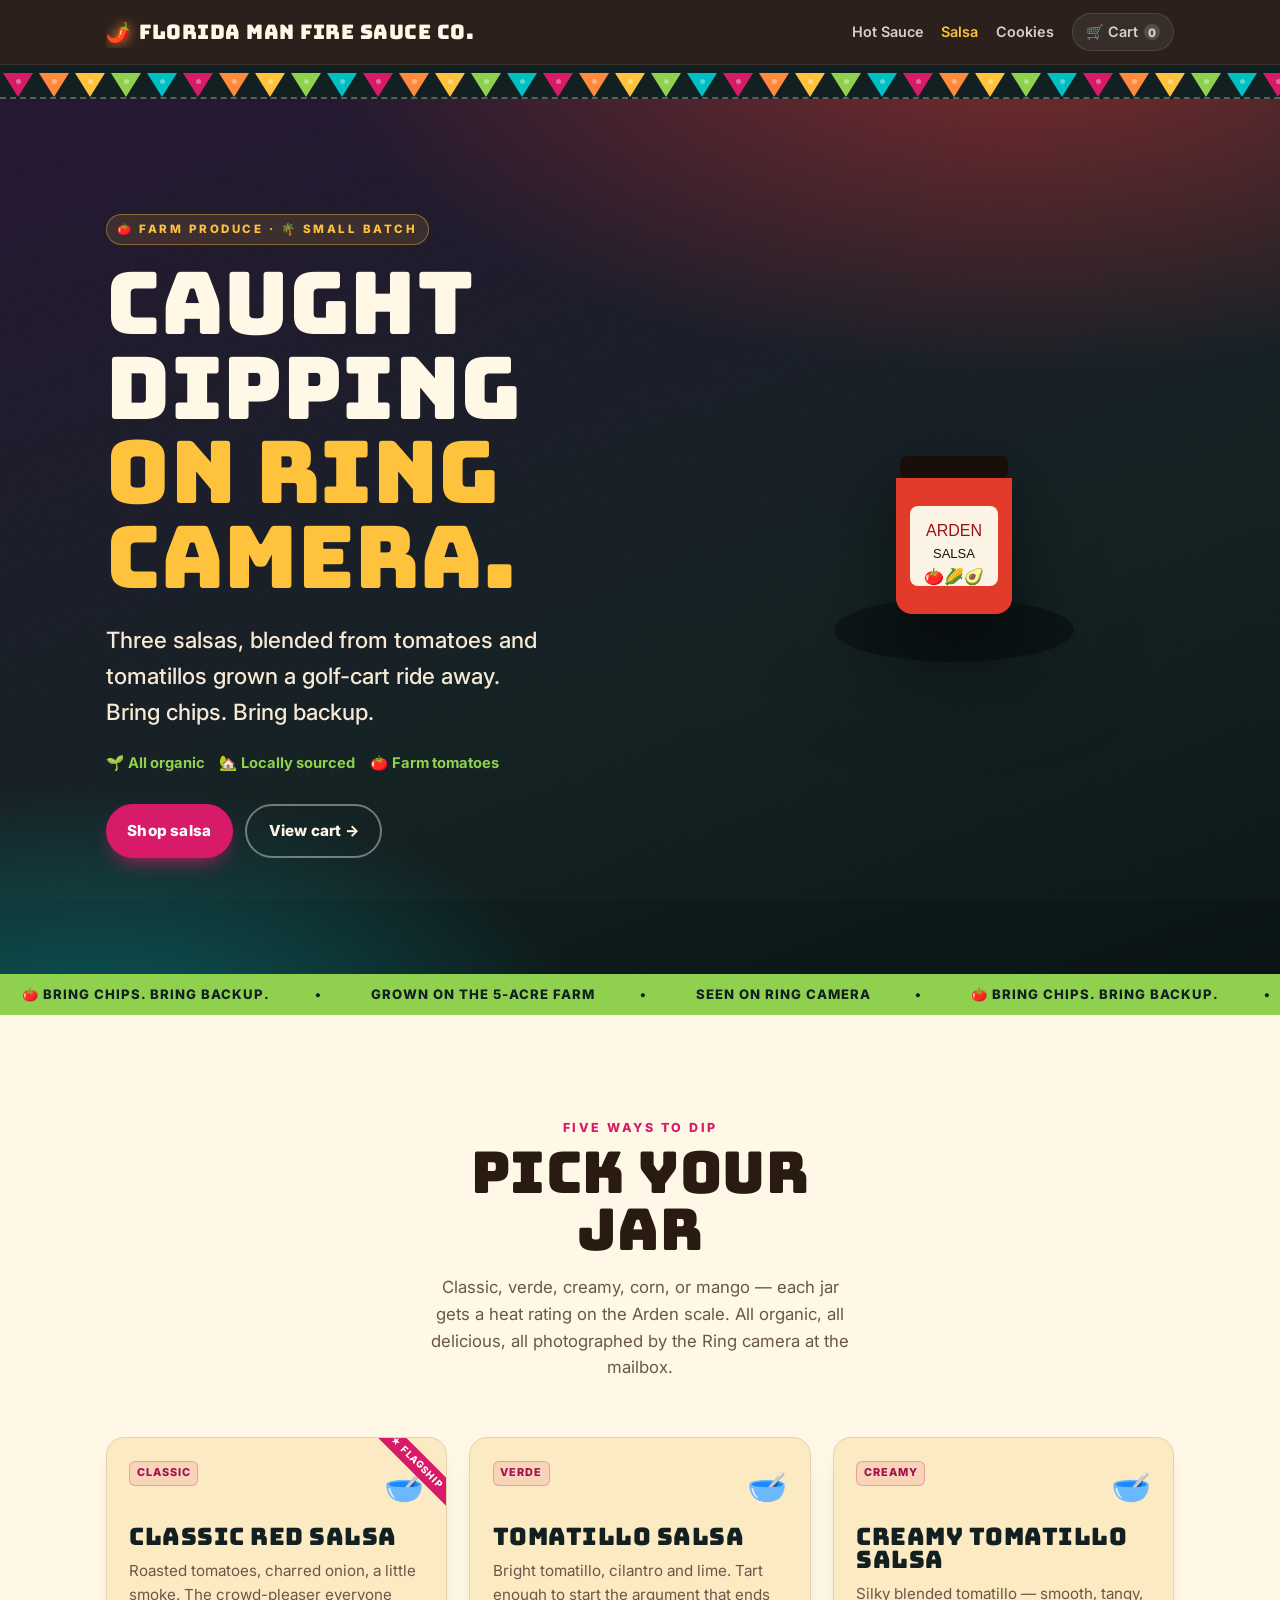
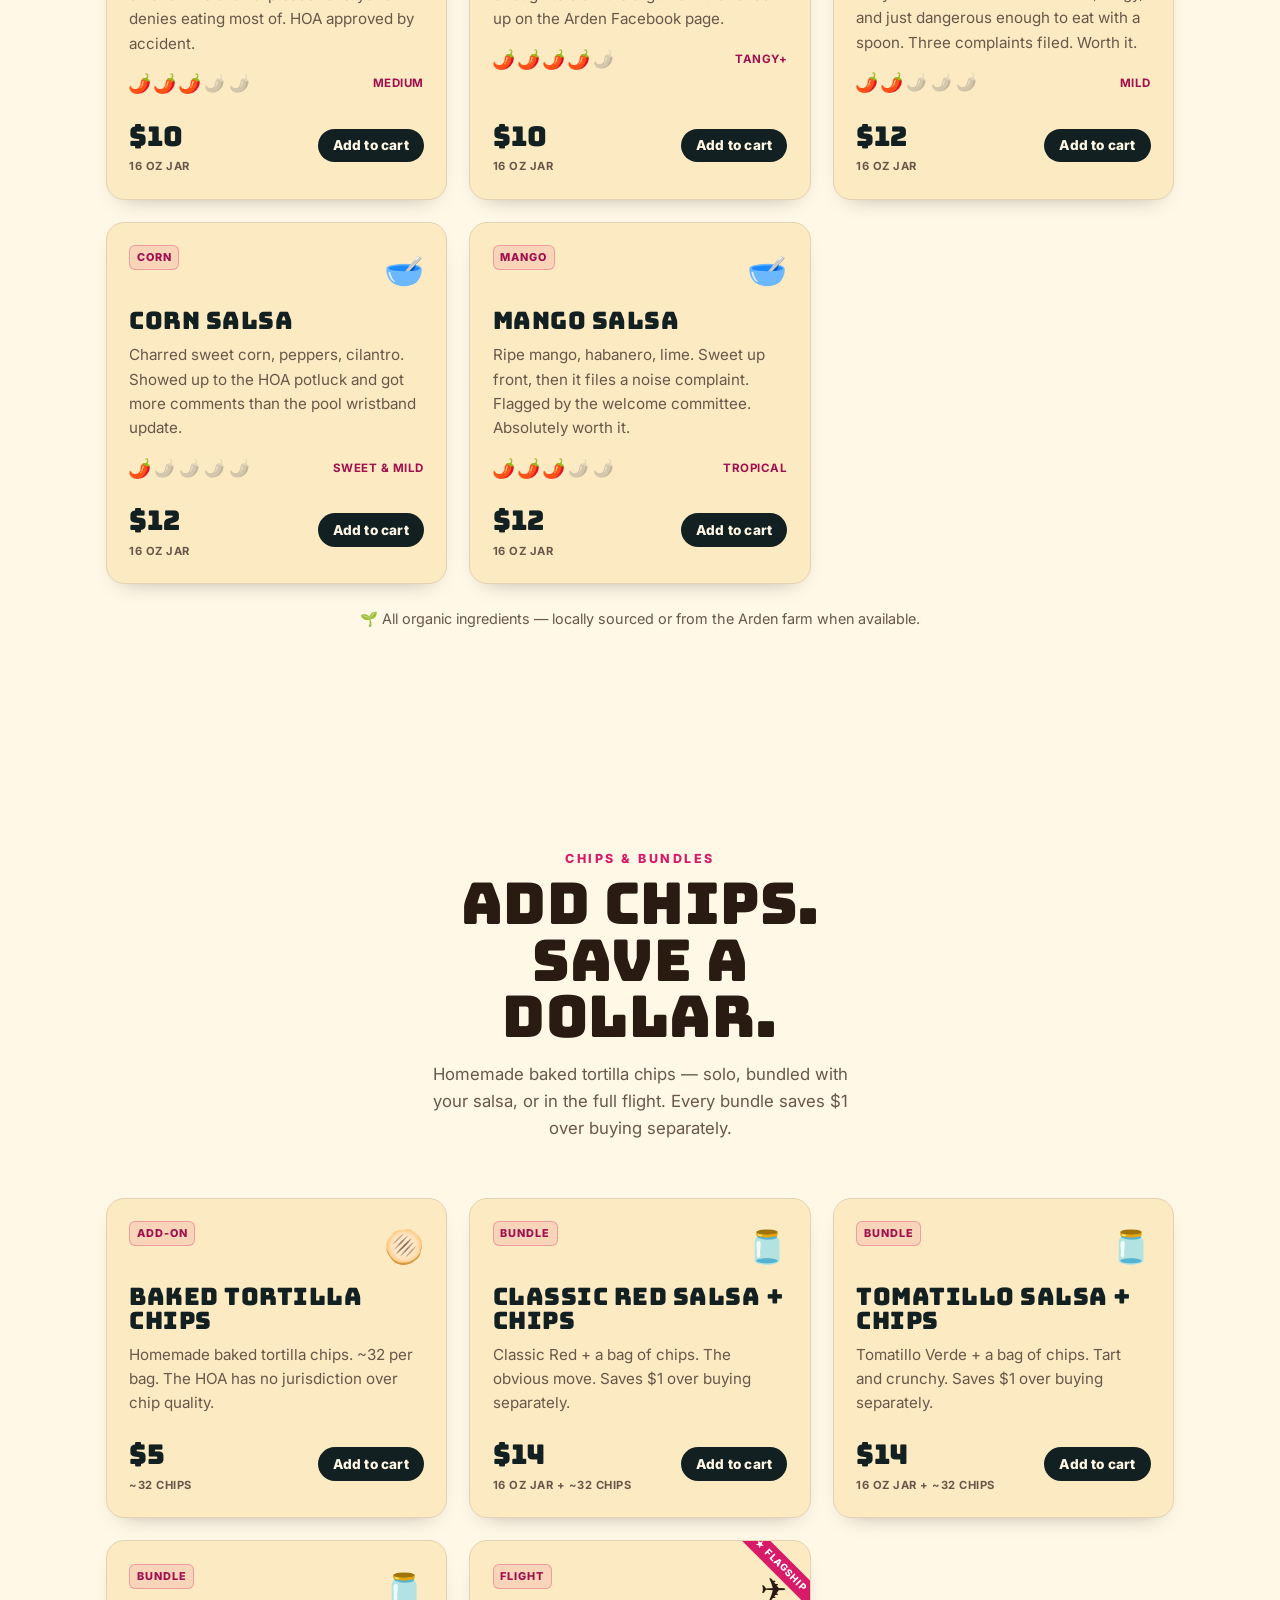
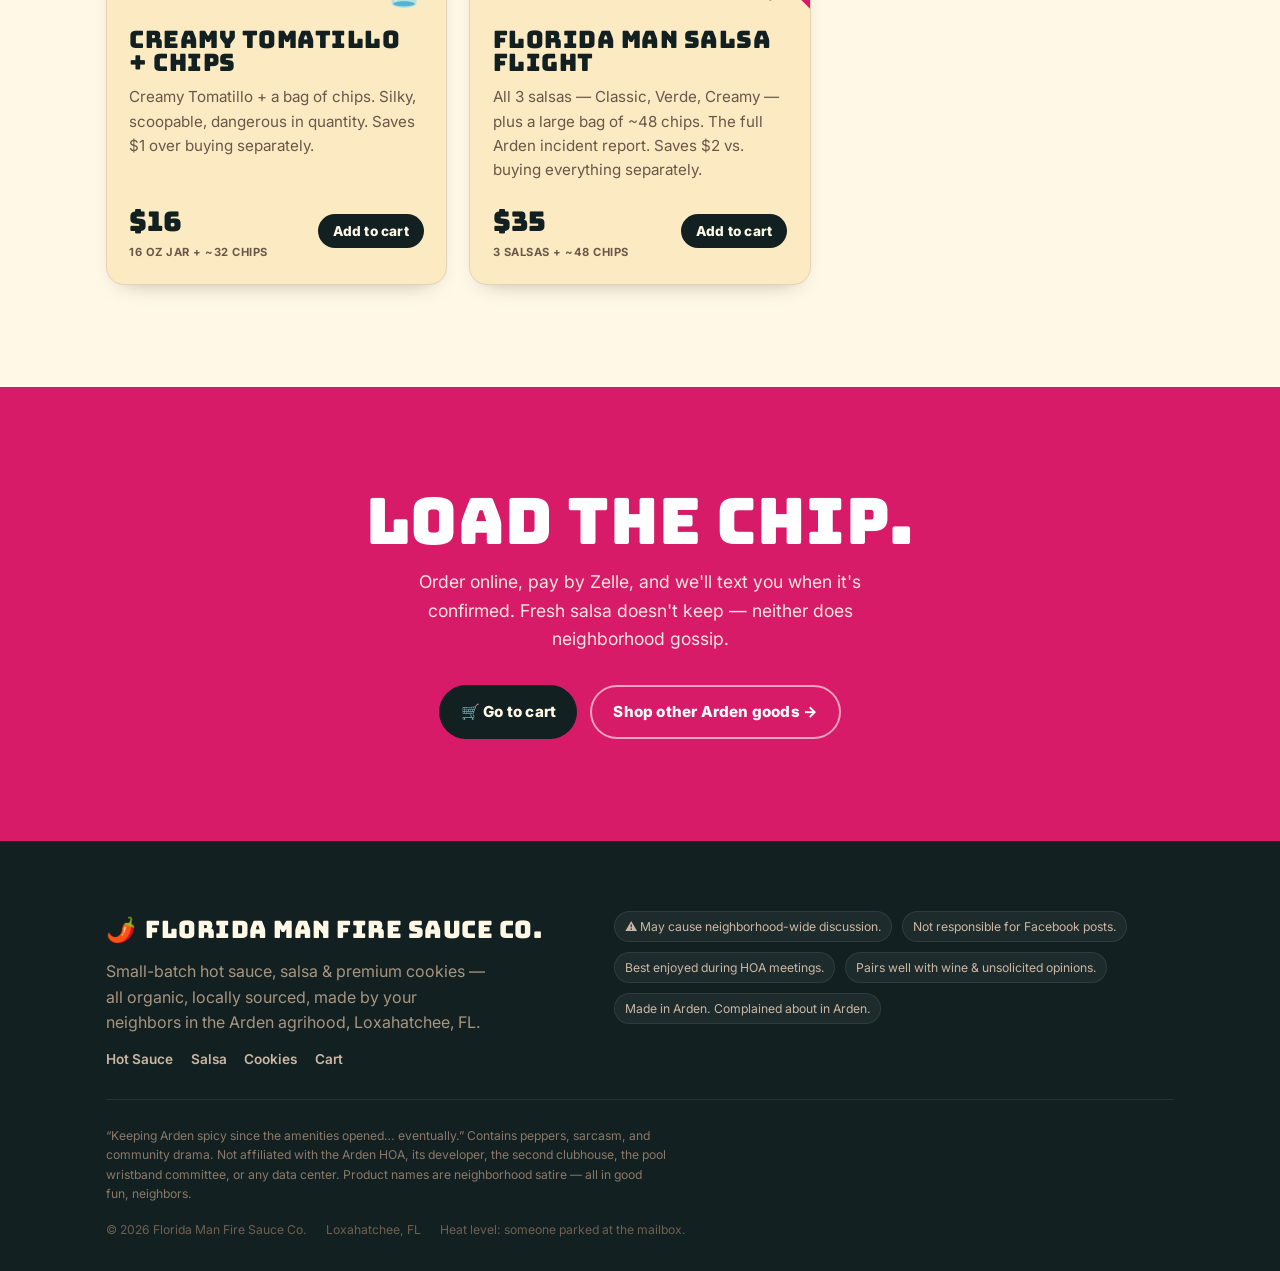
<file: salsa.html>
<!DOCTYPE html>
<html lang="en">
<head>
<meta charset="UTF-8" />
<meta name="viewport" content="width=device-width, initial-scale=1.0" />
<title>Arden Salsa — Caught dipping on Ring camera | Florida Man Fire Sauce Co.</title>
<meta name="description" content="Small-batch salsa — classic red, tomatillo, and creamy tomatillo — made with produce from the Arden farm. Order jars for neighborhood pickup, pay by Zelle." />
<meta name="theme-color" content="#122021" />
<meta property="og:type" content="product.group" />
<meta property="og:site_name" content="Florida Man Fire Sauce Co." />
<meta property="og:title" content="Arden Salsa — Caught dipping on Ring camera" />
<meta property="og:description" content="Classic red, tomatillo & creamy tomatillo salsa, made by your neighbors in Loxahatchee, FL." />
<meta property="og:image" content="assets/og-image.svg" />
<meta name="twitter:card" content="summary_large_image" />
<link rel="icon" type="image/svg+xml" href="assets/favicon.svg" />
<link rel="preconnect" href="https://fonts.googleapis.com" />
<link rel="preconnect" href="https://fonts.gstatic.com" crossorigin />
<link href="https://fonts.googleapis.com/css2?family=Bungee&family=Inter:wght@400;500;600;700;800&display=swap" rel="stylesheet" />
<link rel="stylesheet" href="assets/styles.css" />
<script type="application/ld+json">
{ "@context": "https://schema.org", "@type": "Product", "name": "Arden Salsa", "brand": { "@type": "Brand", "name": "Florida Man Fire Sauce Co." }, "category": "Salsa", "description": "Small-batch salsa made with produce from the Arden farm.", "offers": { "@type": "AggregateOffer", "priceCurrency": "USD", "lowPrice": "5", "highPrice": "35", "availability": "https://schema.org/InStock" } }
</script>
</head>
<body data-page="salsa">

<section class="hero" id="top" style="background:radial-gradient(1200px 600px at 80% -10%,rgba(226,59,42,.5),transparent 60%),radial-gradient(900px 500px at 8% 110%,rgba(0,191,194,.4),transparent 55%),linear-gradient(160deg,#241531 0%,var(--char) 60%,#0a1414 100%)">
  <div class="wrap">
    <div>
      <span class="eyebrow">🍅 Farm produce · 🌴 Small batch</span>
      <h1>Caught dipping<br><span class="pop">on Ring camera.</span></h1>
      <p class="tag">Three salsas, blended from tomatoes and tomatillos grown a golf-cart ride away. Bring chips. Bring backup.</p>
      <div class="trust">
        <span>🌱 <b>All organic</b></span>
        <span>🏡 <b>Locally sourced</b></span>
        <span>🍅 <b>Farm tomatoes</b></span>
      </div>
      <div class="hero-cta">
        <a href="#shop" class="btn btn-primary">Shop salsa</a>
        <a href="cart.html" class="btn btn-ghost">View cart →</a>
      </div>
    </div>
    <div class="hero-art" aria-hidden="true">
      <svg width="280" height="300" viewBox="0 0 280 300" xmlns="http://www.w3.org/2000/svg">
        <ellipse cx="140" cy="244" rx="120" ry="32" fill="rgba(0,0,0,.35)"/>
        <rect x="86" y="70" width="108" height="22" rx="6" fill="#1a0e0a"/>
        <path d="M82 92 h116 v120 a16 16 0 0 1 -16 16 h-84 a16 16 0 0 1 -16 -16Z" fill="#e23b2a"/>
        <rect x="96" y="120" width="88" height="80" rx="8" fill="#fbf3e4"/>
        <text x="140" y="150" text-anchor="middle" font-family="Anton, sans-serif" font-size="16" fill="#9c1019">ARDEN</text>
        <text x="140" y="172" text-anchor="middle" font-family="Anton, sans-serif" font-size="13" fill="#1a0e0a">SALSA</text>
        <text x="140" y="196" text-anchor="middle" font-size="16">🍅🌽🥑</text>
      </svg>
    </div>
  </div>
</section>

<div class="marquee-strip" aria-hidden="true">
  <div class="marquee-track">
    <span>🍅 BRING CHIPS. BRING BACKUP.</span><span>•</span>
    <span>GROWN ON THE 5-ACRE FARM</span><span>•</span>
    <span>SEEN ON RING CAMERA</span><span>•</span>
    <span>🍅 BRING CHIPS. BRING BACKUP.</span><span>•</span>
    <span>GROWN ON THE 5-ACRE FARM</span><span>•</span>
    <span>SEEN ON RING CAMERA</span><span>•</span>
  </div>
</div>

<section class="section" id="shop">
  <div class="wrap">
    <div class="head reveal">
      <div class="kicker">Five ways to dip</div>
      <h2>Pick your jar</h2>
      <p>Classic, verde, creamy, corn, or mango — each jar gets a heat rating on the Arden scale. All organic, all delicious, all photographed by the Ring camera at the mailbox.</p>
    </div>
    <div class="grid" id="grid"></div>
    <p class="reveal" style="text-align:center;color:#6a574a;margin-top:1.4rem;font-size:.9rem">🌱 All organic ingredients — locally sourced or from the Arden farm when available.</p>
  </div>
</section>

<section class="section" id="chips">
  <div class="wrap">
    <div class="head reveal">
      <div class="kicker">Chips &amp; Bundles</div>
      <h2>Add chips. Save a dollar.</h2>
      <p>Homemade baked tortilla chips — solo, bundled with your salsa, or in the full flight. Every bundle saves $1 over buying separately.</p>
    </div>
    <div class="grid" id="bundle-grid"></div>
  </div>
</section>

<section class="cta-band section">
  <div class="wrap reveal">
    <h2>Load the chip.</h2>
    <p>Order online, pay by Zelle, and we'll text you when it's confirmed. Fresh salsa doesn't keep — neither does neighborhood gossip.</p>
    <div class="hero-cta">
      <a href="cart.html" class="btn btn-dark">🛒 Go to cart</a>
      <a href="index.html" class="btn btn-ghost" style="border-color:rgba(255,255,255,.6);color:#fff">Shop other Arden goods →</a>
    </div>
  </div>
</section>

<script src="assets/catalog.js"></script>
<script src="assets/cart.js"></script>
<script src="assets/site.js"></script>
<script>
(function () {
  var items = [
    { id: "sa-red",              tag: "Classic", heat: 3, lvl: "Medium",       blurb: "Roasted tomatoes, charred onion, a little smoke. The crowd-pleaser everyone denies eating most of. HOA approved by accident.",                                flag: true  },
    { id: "sa-tomatillo",        tag: "Verde",   heat: 4, lvl: "Tangy+",       blurb: "Bright tomatillo, cilantro and lime. Tart enough to start the argument that ends up on the Arden Facebook page.",                                             flag: false },
    { id: "sa-creamy-tomatillo", tag: "Creamy",  heat: 2, lvl: "Mild",         blurb: "Silky blended tomatillo — smooth, tangy, and just dangerous enough to eat with a spoon. Three complaints filed. Worth it.",                                    flag: false },
    { id: "sa-corn",             tag: "Corn",    heat: 1, lvl: "Sweet & Mild", blurb: "Charred sweet corn, peppers, cilantro. Showed up to the HOA potluck and got more comments than the pool wristband update.",                                    flag: false },
    { id: "sa-mango",            tag: "Mango",   heat: 3, lvl: "Tropical",     blurb: "Ripe mango, habanero, lime. Sweet up front, then it files a noise complaint. Flagged by the welcome committee. Absolutely worth it.",                          flag: false }
  ];
  var bundles = [
    { id: "sa-chips",        tag: "Add-on", icon: "🫓", blurb: "Homemade baked tortilla chips. ~32 per bag. The HOA has no jurisdiction over chip quality."                                                                       },
    { id: "sa-bundle-red",   tag: "Bundle", icon: "🫙", blurb: "Classic Red + a bag of chips. The obvious move. Saves $1 over buying separately."                                                                                 },
    { id: "sa-bundle-tom",   tag: "Bundle", icon: "🫙", blurb: "Tomatillo Verde + a bag of chips. Tart and crunchy. Saves $1 over buying separately."                                                                            },
    { id: "sa-bundle-cream", tag: "Bundle", icon: "🫙", blurb: "Creamy Tomatillo + a bag of chips. Silky, scoopable, dangerous in quantity. Saves $1 over buying separately."                                                    },
    { id: "sa-flight",       tag: "Flight", icon: "✈️", blurb: "All 3 salsas — Classic, Verde, Creamy — plus a large bag of ~48 chips. The full Arden incident report. Saves $2 vs. buying everything separately.", flag: true  }
  ];
  function flames(n){ var o=""; for(var i=1;i<=5;i++) o+='<span class="flame'+(i<=n?" on":"")+'" aria-hidden="true">🌶️</span>'; return o; }
  function money(n){ return "$" + n.toFixed(2).replace(/\.00$/,""); }

  document.getElementById("grid").innerHTML = items.map(function (it) {
    var p = window.ARDEN_CATALOG[it.id] || {};
    return '<article class="card prod reveal' + (it.flag ? " flag" : "") + '">' +
      '<div class="label-top"><span class="tagchip">' + it.tag + '</span><span aria-hidden="true" style="font-size:2rem">🥣</span></div>' +
      '<h3>' + p.name + '</h3><p class="blurb">' + it.blurb + '</p>' +
      '<div class="heat">' + flames(it.heat) + '<span class="lvl">' + it.lvl + '</span></div>' +
      '<div class="buy"><div class="price">' + money(p.price||0) + '<small>' + (p.variant||"") + '</small></div>' +
      '<button class="btn btn-add" data-add="' + it.id + '">Add to cart</button></div></article>';
  }).join("");

  document.getElementById("bundle-grid").innerHTML = bundles.map(function (b) {
    var p = window.ARDEN_CATALOG[b.id] || {};
    return '<article class="card prod reveal' + (b.flag ? " flag" : "") + '">' +
      '<div class="label-top"><span class="tagchip">' + b.tag + '</span><span aria-hidden="true" style="font-size:2rem">' + b.icon + '</span></div>' +
      '<h3>' + p.name + '</h3><p class="blurb">' + b.blurb + '</p>' +
      '<div class="buy"><div class="price">' + money(p.price||0) + '<small>' + (p.variant||"") + '</small></div>' +
      '<button class="btn btn-add" data-add="' + b.id + '">Add to cart</button></div></article>';
  }).join("");
})();
</script>
</body>
</html>
</file>
<file: assets/styles.css>
/* ============================================================
   Florida Man Fire Sauce Co. — shared stylesheet (all pages)
   Tropical Mexican palette: bougainvillea pink, papaya orange,
   marigold yellow, Caribbean turquoise, palm-leaf lime.
   ============================================================ */
:root {
  --pepper:    #d81b68;   /* bougainvillea pink */
  --pepper-dk: #a10f4e;   /* deep magenta */
  --habanero:  #ff8a3d;   /* papaya / mango orange */
  --ember:     #ffc23c;   /* marigold yellow */
  --char:      #122021;   /* tropical night */
  --char-2:    #1b3331;
  --cream:     #fff8e7;   /* warm sand */
  --cream-2:   #fceac2;
  --lime:      #8fd14f;   /* palm leaf */
  --lake:      #00bfc2;   /* Caribbean turquoise */
  --ink:       #2a1b12;

  --maxw: 1140px;
  --r: 18px;
  --shadow: 0 18px 40px -18px rgba(0,0,0,.55);
  --font-display: 'Bungee', 'Anton', 'Arial Narrow', sans-serif;
  --font-body: 'Inter', system-ui, -apple-system, Segoe UI, Roboto, sans-serif;
}

* { box-sizing: border-box; }
html { scroll-behavior: smooth; overflow-x: hidden; }
body {
  margin: 0;
  font-family: var(--font-body);
  color: var(--ink);
  background: var(--cream);
  line-height: 1.6;
  -webkit-font-smoothing: antialiased;
  overflow-x: hidden;
}
h1, h2, h3 { font-family: var(--font-display); font-weight: 400; line-height: .98; letter-spacing: .5px; margin: 0; overflow-wrap: break-word; }
a { color: inherit; }
img, svg { max-width: 100%; display: block; }
.wrap { width: 100%; max-width: var(--maxw); margin-inline: auto; padding-inline: clamp(18px, 4vw, 36px); }
.section { padding: clamp(56px, 8vw, 110px) 0; position: relative; }

/* paper grain */
body::before {
  content: ""; position: fixed; inset: 0; pointer-events: none; z-index: 1; opacity: .04;
  background-image: url("data:image/svg+xml,%3Csvg xmlns='http://www.w3.org/2000/svg' width='160' height='160'%3E%3Cfilter id='n'%3E%3CfeTurbulence type='fractalNoise' baseFrequency='.85' numOctaves='3'/%3E%3C/filter%3E%3Crect width='100%25' height='100%25' filter='url(%23n)'/%3E%3C/svg%3E");
}

/* ---------- Buttons ---------- */
.btn {
  display: inline-flex; align-items: center; justify-content: center; gap: .5em;
  font-weight: 800; font-size: .95rem; letter-spacing: .2px;
  text-decoration: none; cursor: pointer; border: none;
  padding: .85em 1.4em; border-radius: 999px; font-family: var(--font-body);
  transition: transform .15s ease, box-shadow .15s ease, background .2s ease;
}
.btn-primary { background: var(--pepper); color: #fff; box-shadow: 0 10px 22px -10px var(--pepper); }
.btn-primary:hover { background: var(--pepper-dk); transform: translateY(-2px); }
.btn-ghost { background: transparent; color: var(--cream); border: 2px solid rgba(255,255,255,.4); }
.btn-ghost:hover { border-color: var(--ember); color: var(--ember); transform: translateY(-2px); }
.btn-dark { background: var(--char); color: var(--cream); }
.btn-dark:hover { background: var(--char-2); transform: translateY(-2px); }
.btn-lime { background: var(--lime); color: var(--char); }
.btn-lime:hover { background: #a6e066; transform: translateY(-2px); }
.btn[disabled] { opacity: .55; cursor: not-allowed; transform: none; }
.btn:focus-visible, a:focus-visible, button:focus-visible, input:focus-visible, select:focus-visible, textarea:focus-visible { outline: 3px solid var(--lake); outline-offset: 3px; }

/* ---------- Nav ---------- */
header.nav {
  position: sticky; top: 0; z-index: 50;
  background: rgba(26,14,10,.92);
  backdrop-filter: blur(8px);
  border-bottom: 1px solid rgba(255,255,255,.08);
  color: var(--cream);
}
.nav-inner { display: flex; align-items: center; gap: 1rem; height: 64px; }
.brand { display: flex; align-items: center; gap: .55rem; text-decoration: none; color: var(--cream); font-family: var(--font-display); font-size: clamp(.68rem, 3.6vw, 1.25rem); letter-spacing: .5px; white-space: nowrap; min-width: 0; overflow: hidden; flex-shrink: 1; }
.brand .flame { font-size: 1.2rem; filter: drop-shadow(0 0 6px var(--habanero)); flex-shrink: 0; }
.nav-links { display: flex; gap: 1.1rem; margin-left: auto; align-items: center; }
.nav-links a { text-decoration: none; color: var(--cream); font-weight: 600; font-size: .9rem; opacity: .82; transition: color .2s, opacity .2s; }
.nav-links a:hover { opacity: 1; color: var(--ember); }
.nav-links a.active { opacity: 1; color: var(--ember); }
.nav-cart { display: inline-flex; align-items: center; gap: .4rem; background: rgba(255,255,255,.08); border: 1px solid rgba(255,255,255,.14); padding: .45em .9em !important; border-radius: 999px; }
.nav-cart .count { background: var(--pepper); color: #fff; font-size: .72rem; font-weight: 800; min-width: 1.4em; height: 1.4em; padding: 0 .35em; border-radius: 999px; display: inline-grid; place-items: center; }
.nav-cart .count[data-empty="1"] { background: rgba(255,255,255,.18); }
.nav-toggle { display: none; margin-left: auto; background: none; border: 0; color: var(--cream); font-size: 1.6rem; cursor: pointer; line-height: 1; flex-shrink: 0; }

@media (max-width: 940px) {
  .nav-links { position: absolute; top: 64px; left: 0; right: 0; flex-direction: column; gap: 0; background: var(--char); padding: .5rem 0; transform: translateY(-130%); transition: transform .25s ease; align-items: stretch; }
  .nav-links.open { transform: translateY(0); }
  .nav-links a { padding: .9rem 1.4rem; border-top: 1px solid rgba(255,255,255,.06); }
  .nav-cart { margin: .5rem 1.4rem; justify-content: center; }
  .nav-toggle { display: block; }
}

/* ---------- Hero ---------- */
.hero {
  position: relative; color: var(--cream); overflow: hidden;
  background:
    radial-gradient(1200px 600px at 78% -10%, rgba(255,138,61,.55), transparent 60%),
    radial-gradient(900px 500px at 10% 110%, rgba(216,27,104,.5), transparent 55%),
    linear-gradient(160deg, #241531 0%, #122021 60%, #0a1414 100%);
}
.hero.lake-theme {
  background:
    radial-gradient(1200px 600px at 80% -10%, rgba(0,191,194,.5), transparent 60%),
    radial-gradient(900px 500px at 8% 110%, rgba(143,209,79,.4), transparent 55%),
    linear-gradient(160deg, #0d2b2c 0%, #102321 60%, #0a1413 100%);
}
.hero .wrap { display: grid; grid-template-columns: 1.15fr .85fr; gap: 2rem; align-items: center; padding-block: clamp(54px, 9vw, 120px); position: relative; z-index: 2; }
.hero .wrap > * { min-width: 0; }
.eyebrow { display: inline-flex; align-items: center; gap: .5em; font-weight: 800; letter-spacing: 2.5px; text-transform: uppercase; font-size: .72rem; color: var(--ember); background: rgba(255,194,60,.12); border: 1px solid rgba(255,194,60,.4); padding: .45em .9em; border-radius: 999px; }
.hero h1 { font-size: clamp(2.7rem, 7vw, 5.4rem); margin: 1rem 0 .4rem; text-transform: uppercase; }
.hero h1 .pop { color: var(--ember); }
.hero h1 .lake { color: var(--lake); }
.hero .tag { font-size: clamp(1.05rem, 2.4vw, 1.4rem); max-width: 32ch; color: #f7e9d4; font-weight: 500; }
.hero .trust { margin-top: 1.4rem; font-size: .92rem; color: #d8c4ab; display: flex; flex-wrap: wrap; gap: .3rem .9rem; }
.hero .trust b { color: var(--lime); }
.hero-cta { display: flex; gap: .8rem; flex-wrap: wrap; margin-top: 1.8rem; }
.hero-art { position: relative; justify-self: center; filter: drop-shadow(0 30px 40px rgba(0,0,0,.5)); animation: float 6s ease-in-out infinite; }
@keyframes float { 0%,100% { transform: translateY(-8px) rotate(-3deg);} 50% { transform: translateY(10px) rotate(-3deg);} }

@media (max-width: 800px) {
  .hero .wrap { grid-template-columns: 1fr; text-align: center; }
  .hero .tag { margin-inline: auto; }
  .hero .trust, .hero-cta { justify-content: center; }
  .hero-art { max-width: 230px; order: -1; }
  .eyebrow { margin-inline: auto; }
}
@media (max-width: 480px) {
  .hero h1 { font-size: clamp(1.8rem, 9vw, 2.7rem); }
}

/* ---------- Marquee ---------- */
.marquee-strip { background: var(--lime); color: var(--char); font-weight: 800; text-transform: uppercase; letter-spacing: 1px; font-size: .82rem; padding: .65rem 0; overflow: hidden; white-space: nowrap; position: relative; z-index: 3; }
.marquee-track { display: inline-block; animation: marquee 22s linear infinite; }
.marquee-track span { padding: 0 1.4rem; }
@keyframes marquee { from { transform: translateX(0);} to { transform: translateX(-50%);} }

/* ---------- Papel picado bunting (decorative, site-wide) ---------- */
.papel-picado { display: flex; flex-wrap: nowrap; background: var(--char); padding-top: 8px; overflow: hidden; border-bottom: 2px dashed rgba(255,248,231,.3); position: relative; z-index: 40; }
.papel-picado .pennant { flex: 0 0 30px; height: 24px; margin: 0 3px; clip-path: polygon(0 0, 100% 0, 50% 100%); position: relative; }
.papel-picado .pennant::after { content: ""; position: absolute; top: 6px; left: 50%; width: 5px; height: 5px; margin-left: -2.5px; border-radius: 50%; background: rgba(255,255,255,.35); }

/* ---------- Story strip ---------- */
.story { background: var(--char); color: var(--cream); }
.story .wrap { display: grid; grid-template-columns: repeat(3, 1fr); gap: 1.4rem; }
.story .wrap > * { min-width: 0; }
.story h2 { grid-column: 1 / -1; font-size: clamp(1.8rem, 4vw, 3rem); text-transform: uppercase; color: var(--cream); margin-bottom: .4rem; }
.story h2 .lake { color: var(--lake); }
.stat { background: var(--char-2); border: 1px solid rgba(255,255,255,.06); border-radius: var(--r); padding: 1.5rem; }
.stat .big { font-family: var(--font-display); font-size: 2.4rem; color: var(--ember); }
.stat p { margin: .3rem 0 0; color: #d8c4ab; font-size: .95rem; }
@media (max-width: 680px) { .story .wrap { grid-template-columns: 1fr; } }

/* ---------- Section headers ---------- */
.head { text-align: center; max-width: 42ch; margin: 0 auto clamp(34px, 5vw, 56px); }
.head .kicker { color: var(--pepper); font-weight: 800; letter-spacing: 2.5px; text-transform: uppercase; font-size: .78rem; }
.head h2 { font-size: clamp(2.1rem, 5.5vw, 3.6rem); text-transform: uppercase; margin: .4rem 0; }
.head p { color: #6a574a; font-size: 1.05rem; }

/* ---------- Cards / grid ---------- */
.grid { display: grid; grid-template-columns: repeat(auto-fill, minmax(260px, 1fr)); gap: 1.4rem; }
.card {
  background: var(--cream-2); border: 1.5px solid #e3d2b3; border-radius: var(--r);
  padding: 1.4rem; position: relative; overflow: hidden;
  box-shadow: 0 10px 24px -16px rgba(0,0,0,.4);
  transition: transform .2s ease, box-shadow .2s ease;
  display: flex; flex-direction: column;
}
.card:hover { transform: translateY(-6px) rotate(-.6deg); box-shadow: var(--shadow); }
.card .label-top { display: flex; justify-content: space-between; align-items: flex-start; gap: .5rem; }
.tagchip { font-size: .68rem; font-weight: 800; letter-spacing: 1px; text-transform: uppercase; color: var(--pepper-dk); background: rgba(216,27,104,.1); border: 1px solid rgba(216,27,104,.3); padding: .25em .6em; border-radius: 6px; }
.tagchip.lake { color: #00838a; background: rgba(0,191,194,.12); border-color: rgba(0,191,194,.35); }
.scoville { font-size: .68rem; font-weight: 800; letter-spacing: 1px; text-transform: uppercase; color: var(--pepper-dk); background: rgba(216,27,104,.1); border: 1px solid rgba(216,27,104,.3); padding: .25em .6em; border-radius: 6px; }
.bottle-mini { width: 40px; flex: none; }
.card h3 { font-size: 1.5rem; text-transform: uppercase; color: var(--char); margin: .8rem 0 .35rem; }
.card .slogan { font-style: italic; color: #6a574a; font-size: .96rem; }
.card.flag::after { content: "★ FLAGSHIP"; position: absolute; top: 14px; right: -34px; transform: rotate(45deg); background: var(--pepper); color: #fff; font-size: .6rem; font-weight: 800; letter-spacing: 1px; padding: .25em 3em; }

/* heat / kick meter (reused) */
.heat { display: flex; gap: 4px; margin-top: .9rem; align-items: center; }
.heat .flame { font-size: 1.05rem; filter: grayscale(1) opacity(.3); transition: filter .4s ease, transform .4s ease; }
.card.revealed .heat .flame.on, .revealed .heat .flame.on { filter: none; transform: scale(1.12); }
.heat .lvl { margin-left: auto; font-size: .72rem; font-weight: 700; color: var(--pepper-dk); text-transform: uppercase; letter-spacing: .5px; }

/* ---------- Product (buyable) cards ---------- */
.prod { min-height: 100%; }
.prod .blurb { color: #6a574a; font-size: .95rem; margin: .3rem 0 0; }
.prod .buy { margin-top: auto; padding-top: 1.1rem; display: flex; align-items: center; justify-content: space-between; gap: .8rem; }
.prod .price { font-family: var(--font-display); font-size: 1.7rem; color: var(--char); }
.prod .price small { font-family: var(--font-body); font-size: .7rem; font-weight: 700; color: #6a574a; display: block; letter-spacing: .5px; text-transform: uppercase; }
.btn-add { background: var(--char); color: var(--cream); padding: .65em 1.1em; font-size: .85rem; }
.btn-add:hover { background: var(--pepper); transform: translateY(-2px); }
.btn-add.added { background: var(--lime); color: var(--char); }

/* ---------- Storefront product-line cards ---------- */
.lines { display: grid; grid-template-columns: repeat(auto-fill, minmax(280px, 1fr)); gap: 1.6rem; }
.line-card { text-decoration: none; color: inherit; background: var(--cream-2); border: 1.5px solid #e3d2b3; border-radius: var(--r); overflow: hidden; box-shadow: 0 10px 24px -16px rgba(0,0,0,.4); transition: transform .2s ease, box-shadow .2s ease; display: flex; flex-direction: column; }
.line-card:hover { transform: translateY(-6px); box-shadow: var(--shadow); }
.line-card .art { aspect-ratio: 16/10; display: grid; place-items: center; }
.line-card .body { padding: 1.3rem 1.4rem 1.5rem; flex: 1; display: flex; flex-direction: column; }
.line-card h3 { font-size: 1.6rem; text-transform: uppercase; color: var(--char); }
.line-card .sub { font-style: italic; color: #6a574a; font-size: .95rem; margin: .3rem 0 0; }
.line-card .go { margin-top: 1rem; font-weight: 800; color: var(--pepper); font-size: .9rem; }
.line-card:hover .go { color: var(--pepper-dk); }

/* ---------- "How ordering works" steps ---------- */
.steps { display: grid; grid-template-columns: repeat(auto-fit, minmax(190px, 1fr)); gap: 1.1rem; counter-reset: step; }
.step { background: var(--cream-2); border: 1.5px solid #e3d2b3; border-radius: var(--r); padding: 1.6rem 1.3rem; position: relative; }
.step::before { counter-increment: step; content: counter(step); position: absolute; top: -16px; left: 1.2rem; width: 36px; height: 36px; border-radius: 50%; background: var(--pepper); color: #fff; font-family: var(--font-display); font-size: 1.2rem; display: grid; place-items: center; box-shadow: 0 6px 14px -6px var(--pepper); }
.step h3 { font-size: 1.15rem; text-transform: uppercase; color: var(--char); margin: .6rem 0 .4rem; }
.step p { color: #6a574a; font-size: .94rem; margin: 0; }
.step .ico { font-size: 1.6rem; }
@media (max-width: 820px) { .steps { grid-template-columns: 1fr 1fr; gap: 1.6rem 1.1rem; } }
@media (max-width: 460px) { .steps { grid-template-columns: 1fr; } }

/* ---------- Heat index (dark) ---------- */
.heatindex { background: linear-gradient(160deg, var(--char) 0%, #241531 100%); color: var(--cream); }
.heatindex .head h2, .heatindex .head p { color: var(--cream); }
.heatindex .head p { color: #d8c4ab; }
.scale { max-width: 760px; margin: 0 auto; display: flex; flex-direction: column; gap: .7rem; }
.scale-row { display: grid; grid-template-columns: 56px 1fr; align-items: center; gap: 1rem; background: rgba(255,255,255,.04); border: 1px solid rgba(255,255,255,.07); border-radius: 14px; padding: .8rem 1.1rem; transition: background .2s, transform .2s; }
.scale-row:hover { background: rgba(255,138,61,.12); transform: translateX(6px); }
.scale-row .num { font-family: var(--font-display); font-size: 2rem; color: var(--ember); text-align: center; }
.scale-row .desc b { display: block; font-size: 1.05rem; }
.scale-row .desc span { color: #d8c4ab; font-size: .92rem; }
.meter { height: 10px; border-radius: 999px; background: rgba(255,255,255,.1); margin-top: .5rem; overflow: hidden; }
.meter i { display: block; height: 100%; width: 0; border-radius: 999px; background: linear-gradient(90deg, var(--ember), var(--pepper)); transition: width 1.1s cubic-bezier(.2,.8,.2,1); }
.heatindex.revealed .meter i { width: var(--w); }

/* ---------- Farm & Lake ---------- */
.farm .wrap { display: grid; grid-template-columns: 1fr 1fr; gap: clamp(2rem, 5vw, 4rem); align-items: center; }
.farm .wrap > * { min-width: 0; }
.farm-art { border-radius: var(--r); overflow: hidden; box-shadow: var(--shadow); border: 6px solid #fff; }
.farm h2 { font-size: clamp(2rem, 5vw, 3.4rem); text-transform: uppercase; }
.farm h2 .lake { color: var(--lake); }
.farm p { color: #5a463a; font-size: 1.05rem; }
.farm ul { list-style: none; padding: 0; margin: 1.2rem 0 0; display: grid; gap: .7rem; }
.farm li { display: flex; gap: .7rem; align-items: flex-start; font-weight: 500; }
.farm li .chk { color: var(--lime); font-weight: 800; flex: none; background: var(--char); width: 24px; height: 24px; border-radius: 50%; display: grid; place-items: center; font-size: .8rem; }
@media (max-width: 780px) { .farm .wrap { grid-template-columns: 1fr; } }

/* ---------- Comment wall ---------- */
.comments { background: var(--cream-2); }
.wall { columns: 3 280px; column-gap: 1.2rem; }
.post { break-inside: avoid; background: #fff; border: 1px solid #e9dcc4; border-radius: 14px; padding: 1.1rem 1.2rem; margin-bottom: 1.2rem; box-shadow: 0 6px 16px -12px rgba(0,0,0,.4); }
.post .who { display: flex; align-items: center; gap: .6rem; margin-bottom: .5rem; }
.post .av { width: 36px; height: 36px; border-radius: 50%; flex: none; display: grid; place-items: center; color: #fff; font-weight: 800; font-size: .95rem; }
.post .who b { font-size: .92rem; }
.post .who span { font-size: .74rem; color: #998; display: block; font-weight: 500; }
.post p { margin: 0; font-size: .96rem; color: #3a2c22; }
.post .meta { margin-top: .7rem; font-size: .76rem; opacity: .7; display: flex; gap: .9rem; }
.post .meta span { color: #998877; }

/* ---------- vault ---------- */
.vault-wrap { text-align: center; margin-top: 2rem; }
.vault { max-height: 0; overflow: hidden; transition: max-height .5s ease; }
.vault.open { max-height: 1600px; }
.vault-grid { display: grid; grid-template-columns: repeat(auto-fill, minmax(230px, 1fr)); gap: .7rem; margin-top: 1.6rem; text-align: left; }
.vault-item { background: var(--cream-2); border: 1px solid #e3d2b3; border-radius: 12px; padding: .8rem 1rem; }
.vault-item b { display: block; font-size: .95rem; color: var(--char); }
.vault-item span { font-size: .82rem; font-style: italic; color: #6a574a; }

/* ---------- Generic CTA band ---------- */
.cta-band { background: var(--pepper); color: #fff; text-align: center; }
.cta-band.dark { background: var(--char); }
.cta-band h2 { font-size: clamp(2.2rem, 6vw, 4rem); text-transform: uppercase; }
.cta-band p { max-width: 48ch; margin: 1rem auto 0; font-size: 1.1rem; color: #ffe6df; }
.cta-band.dark p { color: #d8c4ab; }
.cta-band .hero-cta { justify-content: center; margin-top: 2rem; }
.cta-band .note { margin-top: 1.6rem; font-size: .82rem; color: #ffd8cf; opacity: .85; }

/* ============================================================
   CART + CHECKOUT (cart.html)
   ============================================================ */
.cart-page { background: var(--cream); min-height: 70vh; }
.cart-layout { display: grid; grid-template-columns: 1.5fr .9fr; gap: 2rem; align-items: start; }
.cart-layout > * { min-width: 0; }
@media (max-width: 880px) { .cart-layout { grid-template-columns: 1fr; } }

.panel { background: #fff; border: 1.5px solid #e9dcc4; border-radius: var(--r); padding: 1.4rem 1.5rem; box-shadow: 0 10px 24px -18px rgba(0,0,0,.4); }
.panel h2 { font-size: 1.5rem; text-transform: uppercase; color: var(--char); margin-bottom: 1rem; }

.line-item { display: grid; grid-template-columns: 1fr auto; gap: .4rem 1rem; padding: 1rem 0; border-bottom: 1px solid #efe3cd; }
.line-item:last-child { border-bottom: 0; }
.line-item .li-name { font-weight: 700; color: var(--char); }
.line-item .li-variant { font-size: .82rem; color: #8a7868; }
.line-item .li-price { font-weight: 700; color: var(--char); text-align: right; white-space: nowrap; }
.qty { display: inline-flex; align-items: center; border: 1.5px solid #e3d2b3; border-radius: 999px; overflow: hidden; background: var(--cream-2); }
.qty button { width: 32px; height: 32px; border: 0; background: transparent; font-size: 1.1rem; font-weight: 800; cursor: pointer; color: var(--char); }
.qty button:hover { background: rgba(216,27,104,.12); }
.qty span { min-width: 2ch; text-align: center; font-weight: 700; }
.li-remove { background: none; border: 0; color: var(--pepper); font-size: .8rem; font-weight: 700; cursor: pointer; padding: 0; }
.li-remove:hover { text-decoration: underline; }

.summary .row { display: flex; justify-content: space-between; padding: .35rem 0; color: #5a463a; }
.summary .row.total { border-top: 2px solid #efe3cd; margin-top: .5rem; padding-top: .8rem; font-family: var(--font-display); font-size: 1.6rem; color: var(--char); }

.field { margin-bottom: 1rem; }
.field label { display: block; font-weight: 700; font-size: .85rem; color: var(--char); margin-bottom: .35rem; }
.field label .req { color: var(--pepper); }
.field input, .field select, .field textarea {
  width: 100%; font-family: var(--font-body); font-size: 1rem; color: var(--ink);
  padding: .7em .9em; border: 1.5px solid #e3d2b3; border-radius: 12px; background: var(--cream);
}
.field textarea { min-height: 80px; resize: vertical; }
.field .hint { font-size: .76rem; color: #8a7868; margin-top: .3rem; }
.field.invalid input, .field.invalid select { border-color: var(--pepper); background: #fff4f1; }
.field .err { display: none; color: var(--pepper-dk); font-size: .78rem; font-weight: 600; margin-top: .3rem; }
.field.invalid .err { display: block; }
.radios { display: grid; gap: .5rem; }
.radio { display: flex; gap: .6rem; align-items: flex-start; border: 1.5px solid #e3d2b3; border-radius: 12px; padding: .7rem .9rem; cursor: pointer; background: var(--cream); }
.radio input { width: auto; margin-top: .2rem; }
.radio:hover { border-color: var(--pepper); }
.radio b { color: var(--char); font-size: .92rem; }
.radio span { display: block; font-size: .8rem; color: #8a7868; }

.empty-cart { text-align: center; padding: 3rem 1rem; }
.empty-cart .big { font-family: var(--font-display); font-size: 2rem; color: var(--char); text-transform: uppercase; }
.empty-cart p { color: #6a574a; }

/* confirmation / zelle */
.confirm { text-align: center; }
.confirm .check { width: 70px; height: 70px; border-radius: 50%; background: var(--lime); color: var(--char); display: grid; place-items: center; font-size: 2.2rem; margin: 0 auto 1rem; }
.order-num { font-family: var(--font-display); font-size: clamp(1.8rem,5vw,2.8rem); letter-spacing: 2px; color: var(--pepper); background: var(--cream-2); border: 2px dashed var(--pepper); border-radius: 14px; padding: .6rem 1.2rem; display: inline-block; margin: .4rem 0 1.2rem; }
.zelle-box { text-align: left; background: var(--char); color: var(--cream); border-radius: var(--r); padding: 1.4rem 1.5rem; margin: 1.4rem 0; }
.zelle-box h3 { font-size: 1.2rem; text-transform: uppercase; color: var(--ember); margin-bottom: .6rem; }
.zelle-box ol { margin: 0; padding-left: 1.2rem; display: grid; gap: .5rem; }
.zelle-box b { color: #fff; }
.zelle-amount { font-family: var(--font-display); font-size: 1.4rem; color: var(--lime); }
.copybtn { background: rgba(255,255,255,.1); border: 1px solid rgba(255,255,255,.2); color: var(--cream); font-size: .78rem; font-weight: 700; border-radius: 999px; padding: .25em .8em; cursor: pointer; margin-left: .5rem; }
.copybtn:hover { background: rgba(255,255,255,.2); }

/* toast */
.toast { position: fixed; left: 50%; bottom: 24px; transform: translateX(-50%) translateY(120%); background: var(--char); color: var(--cream); padding: .8rem 1.3rem; border-radius: 999px; font-weight: 700; font-size: .9rem; box-shadow: var(--shadow); z-index: 200; transition: transform .35s cubic-bezier(.2,.8,.2,1); display: flex; gap: .5rem; align-items: center; }
.toast.show { transform: translateX(-50%) translateY(0); }
.toast .lime { color: var(--lime); }

/* ---------- Footer ---------- */
footer { background: var(--char); color: #cbb7a3; padding: clamp(40px, 6vw, 70px) 0 2rem; position: relative; z-index: 2; }
footer .top { display: flex; flex-wrap: wrap; justify-content: space-between; gap: 2rem; border-bottom: 1px solid rgba(255,255,255,.08); padding-bottom: 1.8rem; }
footer .brand { font-size: 1.5rem; }
footer .foot-links { display: flex; flex-wrap: wrap; gap: .3rem 1.1rem; margin-top: .8rem; }
footer .foot-links a { color: #cbb7a3; text-decoration: none; font-size: .85rem; font-weight: 600; }
footer .foot-links a:hover { color: var(--ember); }
.disclaimers { display: flex; flex-wrap: wrap; gap: .6rem; max-width: 560px; align-content: flex-start; }
.disclaimers span { font-size: .76rem; background: rgba(255,255,255,.05); border: 1px solid rgba(255,255,255,.08); padding: .4em .8em; border-radius: 999px; }
footer .fine { margin-top: 1.6rem; font-size: .76rem; color: #8a7868; max-width: 70ch; }
footer .legal { margin-top: 1rem; font-size: .76rem; color: #6f6052; display: flex; flex-wrap: wrap; gap: .4rem 1.2rem; }

/* ---------- Promo modal ---------- */
.promo-overlay {
  position: fixed; inset: 0; z-index: 200;
  background: rgba(10,20,20,.72); backdrop-filter: blur(4px);
  display: flex; align-items: center; justify-content: center;
  padding: 1rem;
  opacity: 0; animation: promo-fade-in .35s ease forwards;
}
.promo-overlay.closing { animation: promo-fade-out .25s ease forwards; }
@keyframes promo-fade-in  { to   { opacity: 1; } }
@keyframes promo-fade-out { from { opacity: 1; } to { opacity: 0; } }

.promo-box {
  background: var(--char); color: var(--cream);
  border-radius: var(--r); max-width: 480px; width: 100%;
  padding: 2.2rem 2rem 2rem;
  box-shadow: 0 32px 80px -20px rgba(0,0,0,.7), 0 0 0 1.5px rgba(255,255,255,.07);
  transform: scale(.92); animation: promo-pop .35s cubic-bezier(.34,1.56,.64,1) .1s forwards;
  position: relative; text-align: center;
}
@keyframes promo-pop { to { transform: scale(1); } }

.promo-box .promo-eyebrow {
  display: inline-block;
  background: var(--pepper); color: #fff;
  font-size: .78rem; font-weight: 800; letter-spacing: 1.2px;
  text-transform: uppercase; padding: .3em .9em; border-radius: 999px;
  margin-bottom: 1rem;
}
.promo-box h2 {
  font-family: var(--font-display); font-size: clamp(1.6rem, 5vw, 2.4rem);
  color: var(--ember); margin: 0 0 .8rem;
}
.promo-box p { color: #a8957f; font-size: .95rem; margin: 0 0 1.4rem; line-height: 1.55; }
.promo-box .promo-fine { font-size: .78rem; color: #6a574a; margin-top: .9rem; }
.promo-close {
  position: absolute; top: .9rem; right: 1rem;
  background: none; border: none; color: #6a574a;
  font-size: 1.4rem; line-height: 1; cursor: pointer; padding: .2rem .4rem;
}
.promo-close:hover { color: var(--cream); }

/* ---------- reveal ---------- */
.reveal { opacity: 0; transform: translateY(26px); transition: opacity .7s ease, transform .7s ease; }
.reveal.revealed { opacity: 1; transform: none; }

@media (prefers-reduced-motion: reduce) {
  * { animation: none !important; scroll-behavior: auto !important; }
  .reveal { opacity: 1 !important; transform: none !important; transition: none !important; }
  .heatindex .meter i { transition: none !important; }
  .toast { transition: none !important; }
}
</file>
